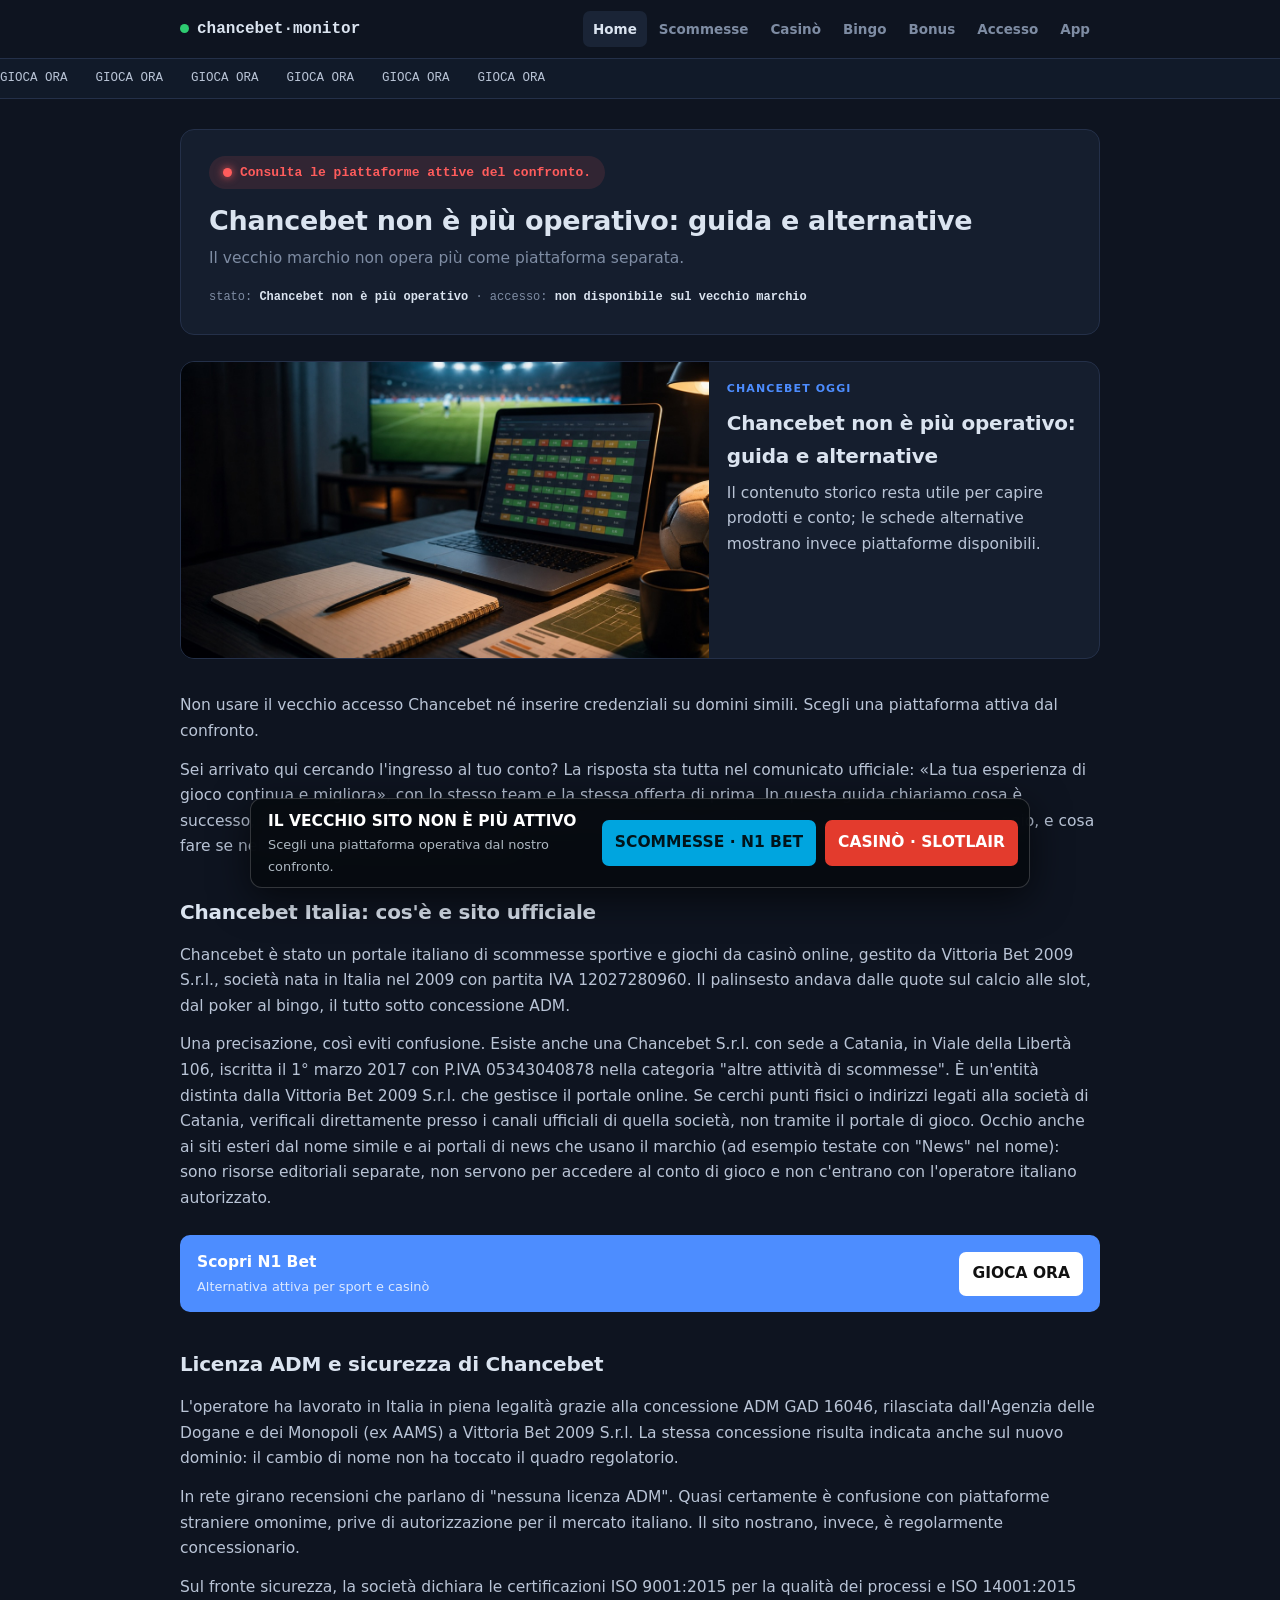
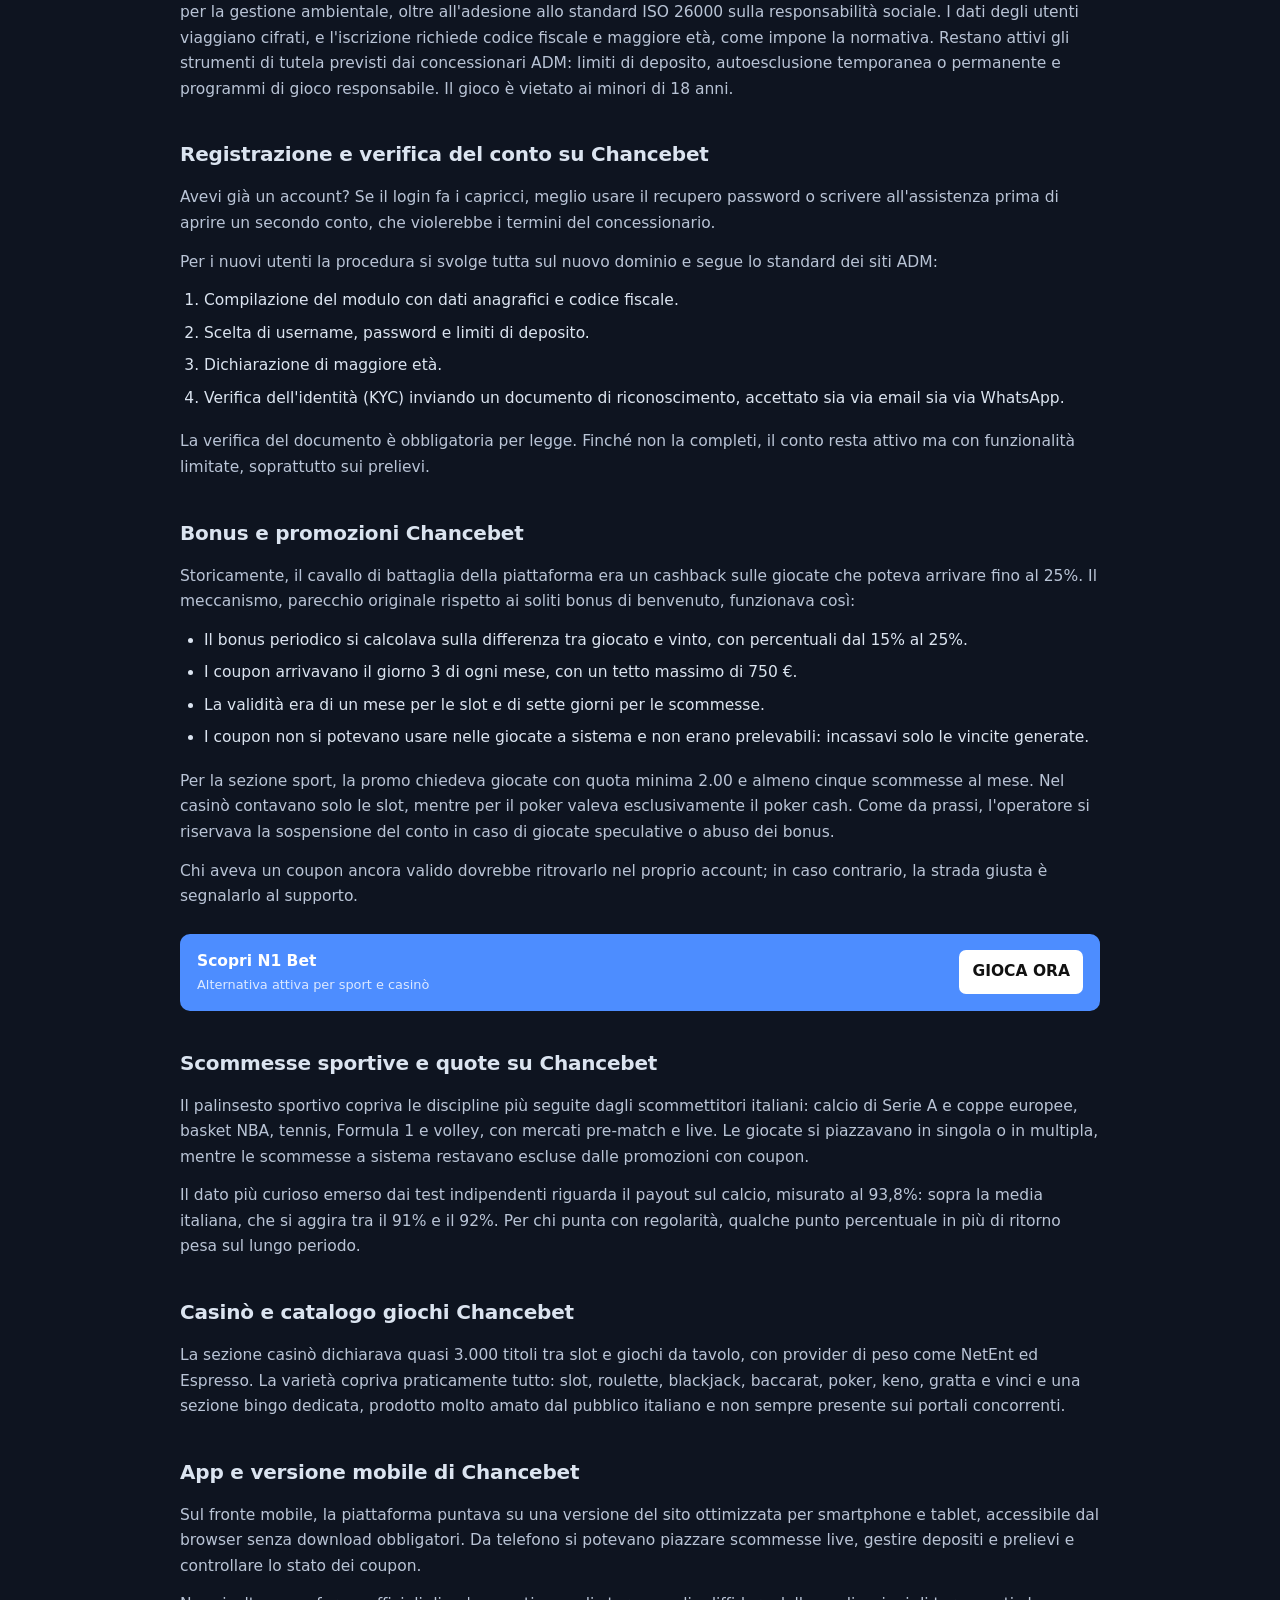
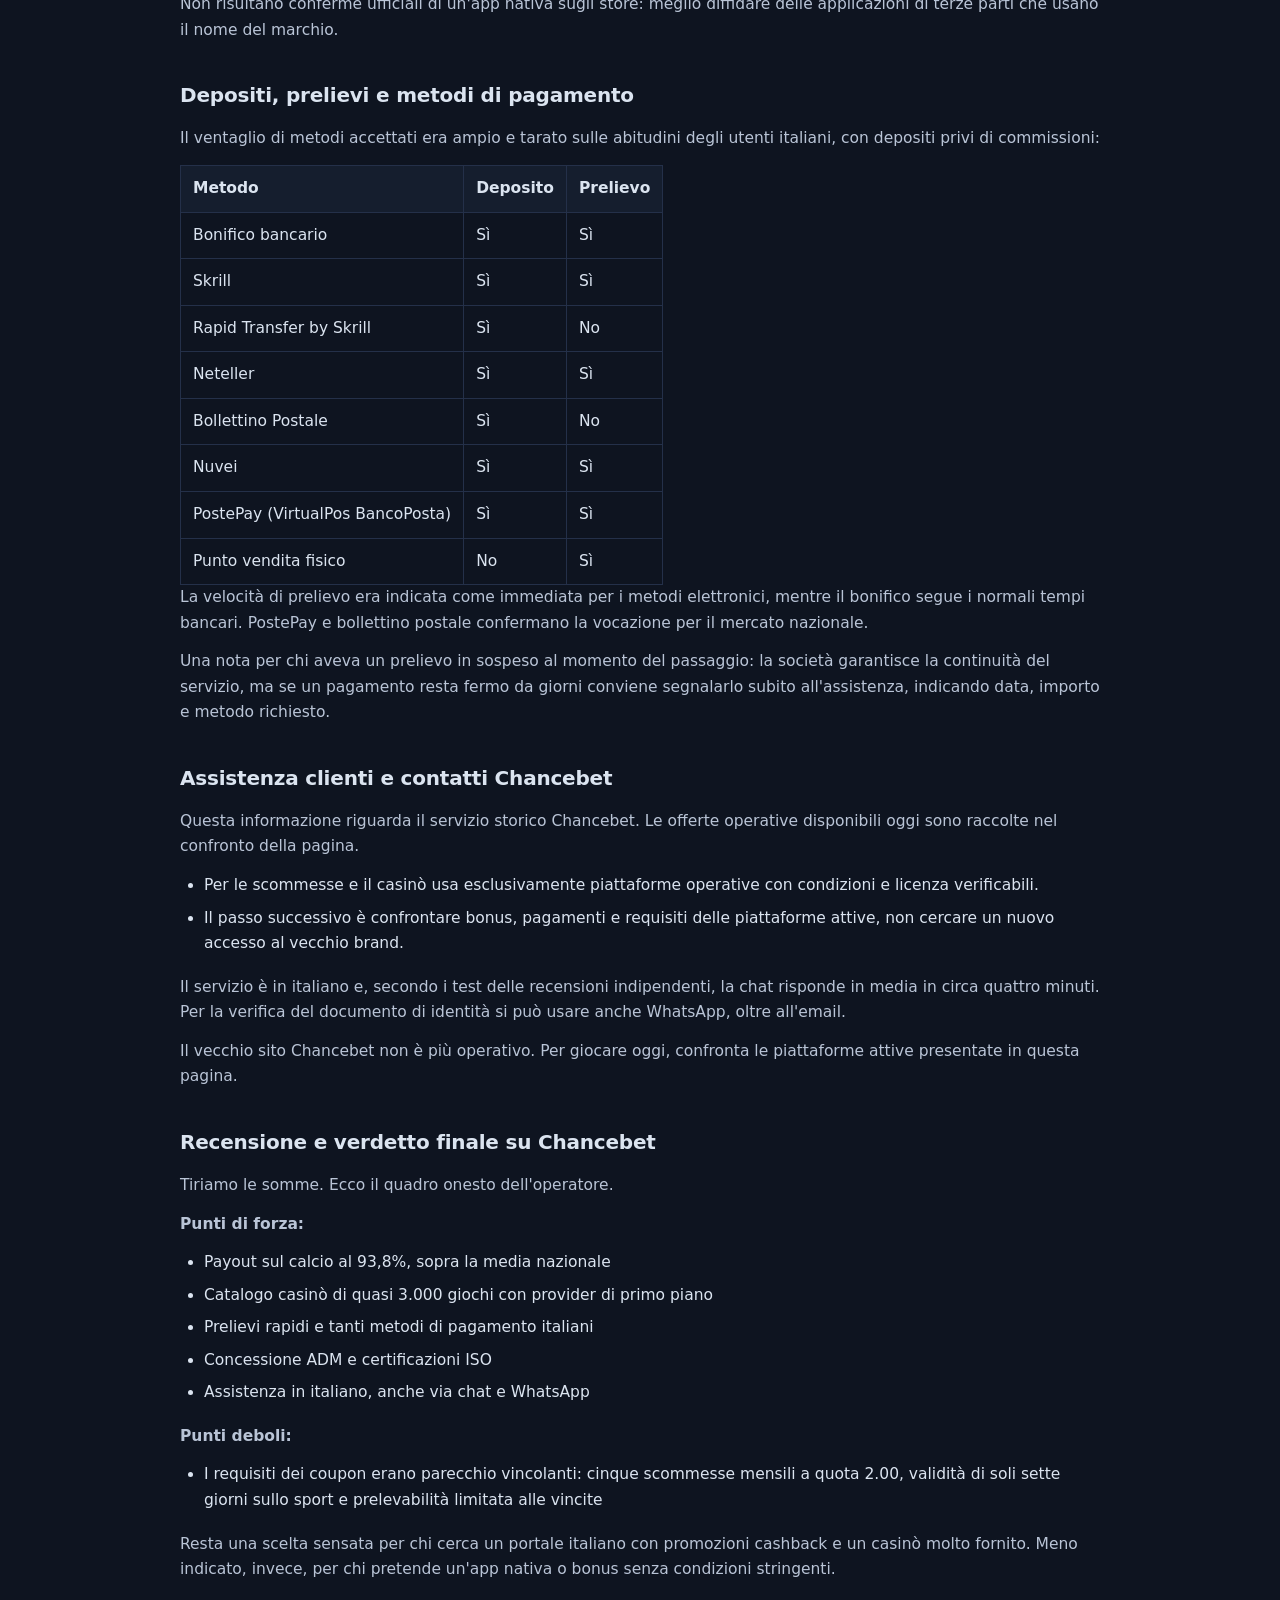
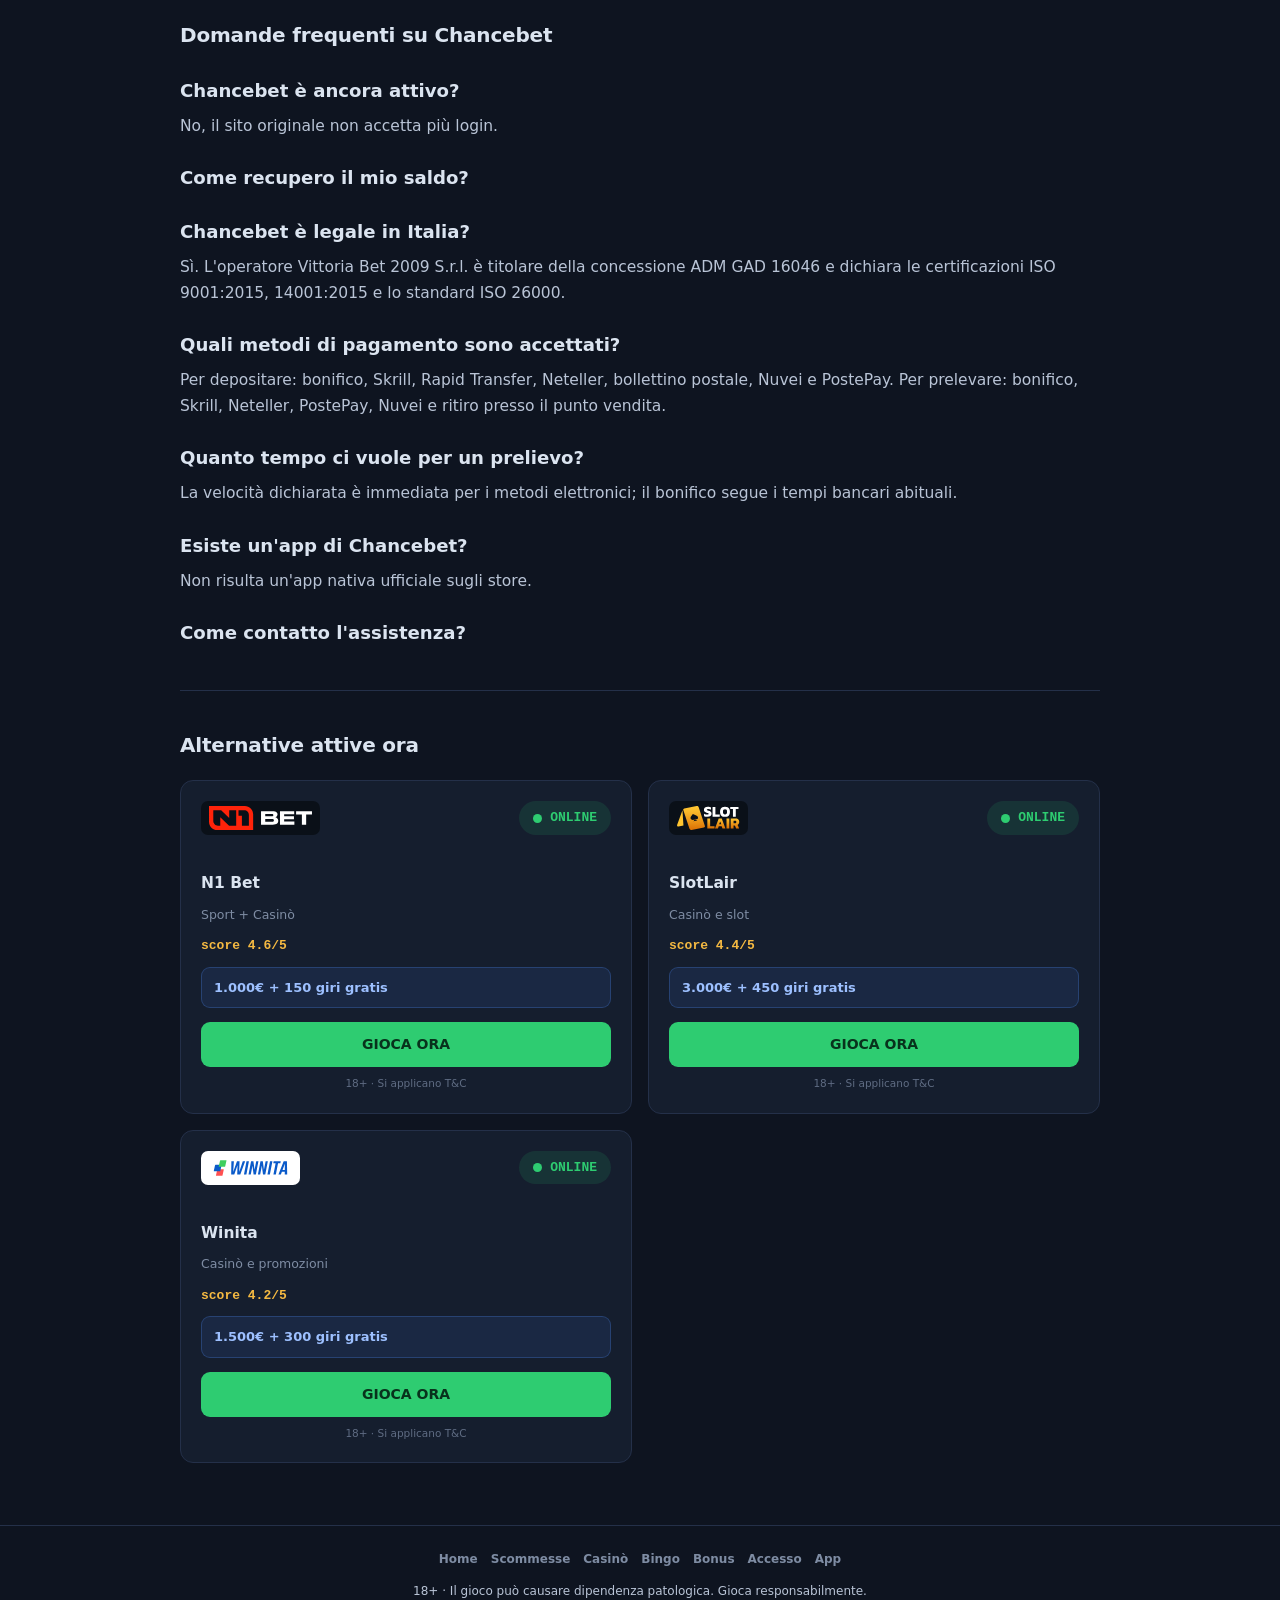
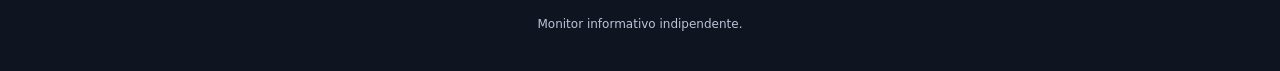
<file: index.html>
<!DOCTYPE html>
<html lang="it"><head><meta charset="utf-8"/><meta content="width=device-width,initial-scale=1" name="viewport"/><title>Chancebet Italia: sito ufficiale, login e licenza ADM</title><meta content="Il vecchio sito Chancebet non è più operativo. Per giocare oggi, confronta le piattaforme attive presentate in questa pagina." name="description"/><link href="https://chancebets.it.com/" rel="canonical"/><link href="https://chancebets.it.com/" hreflang="it-IT" rel="alternate"/><link href="https://chancebets.it.com/" hreflang="x-default" rel="alternate"/><link href="favicon.svg" rel="icon"/><link href="assets/style.css" rel="stylesheet"/><script type="application/ld+json">{"@context": "https://schema.org", "@type": "WebSite", "name": "Chancebet · status monitor", "url": "https://chancebets.it.com/"}</script></head><body><header class="hd"><div class="wrap"><a class="lg" href=""><i></i>chancebet·monitor</a><nav><a class="on" href="">Home</a><a class="" href="scommesse/">Scommesse</a><a class="" href="casino/">Casinò</a><a class="" href="bingo/">Bingo</a><a class="" href="bonus/">Bonus</a><a class="" href="accesso/">Accesso</a><a class="" href="app/">App</a></nav></div></header><div class="ticker"><div class="in"><a href="/referral-link?sub_id_1=n1" rel="nofollow">GIOCA ORA</a><a href="/referral-link?sub_id_1=slotlair" rel="nofollow">GIOCA ORA</a><a href="/referral-link?sub_id_1=winita" rel="nofollow">GIOCA ORA</a><a href="/referral-link?sub_id_1=n1" rel="nofollow">GIOCA ORA</a><a href="/referral-link?sub_id_1=slotlair" rel="nofollow">GIOCA ORA</a><a href="/referral-link?sub_id_1=winita" rel="nofollow">GIOCA ORA</a></div></div><main><div class="wrap article"><div class="status"><div class="row"><span class="badge off"><i></i>Consulta le piattaforme attive del confronto.</span></div><h1>Chancebet non è più operativo: guida e alternative</h1><p class="sub">Il vecchio marchio non opera più come piattaforma separata.</p><div class="meta">stato: <b>Chancebet non è più operativo</b> · accesso: <b class="err">non disponibile sul vecchio marchio</b></div></div><section class="entity entity-home"><img alt="Postazione per analisi di partite e quote" src="assets/sportsbook.jpg"/><div class="entity-body"><span>Chancebet oggi</span><h2>Chancebet non è più operativo: guida e alternative</h2><p>Il contenuto storico resta utile per capire prodotti e conto; le schede alternative mostrano invece piattaforme disponibili.</p></div></section>
<p>Non usare il vecchio accesso Chancebet né inserire credenziali su domini simili. Scegli una piattaforma attiva dal confronto.</p>
<p>Sei arrivato qui cercando l'ingresso al tuo conto? La risposta sta tutta nel comunicato ufficiale: «La tua esperienza di gioco continua e migliora», con lo stesso team e la stessa offerta di prima. In questa guida chiariamo cosa è successo, chi gestisce l'operatore, come funzionano licenza, bonus, pagamenti e assistenza dopo il passaggio, e cosa fare se nel tuo account qualcosa non torna.</p>
<h2>Chancebet Italia: cos'è e sito ufficiale</h2>
<p>Chancebet è stato un portale italiano di scommesse sportive e giochi da casinò online, gestito da Vittoria Bet 2009 S.r.l., società nata in Italia nel 2009 con partita IVA 12027280960. Il palinsesto andava dalle quote sul calcio alle slot, dal poker al bingo, il tutto sotto concessione ADM.</p>

<p>Una precisazione, così eviti confusione. Esiste anche una Chancebet S.r.l. con sede a Catania, in Viale della Libertà 106, iscritta il 1° marzo 2017 con P.IVA 05343040878 nella categoria "altre attività di scommesse". È un'entità distinta dalla Vittoria Bet 2009 S.r.l. che gestisce il portale online. Se cerchi punti fisici o indirizzi legati alla società di Catania, verificali direttamente presso i canali ufficiali di quella società, non tramite il portale di gioco. Occhio anche ai siti esteri dal nome simile e ai portali di news che usano il marchio (ad esempio testate con "News" nel nome): sono risorse editoriali separate, non servono per accedere al conto di gioco e non c'entrano con l'operatore italiano autorizzato.</p>
<div class="mid-cta"><span><b>Scopri N1 Bet</b><small>Alternativa attiva per sport e casinò</small></span><a href="/referral-link?sub_id_1=n1" rel="nofollow">GIOCA ORA</a></div><h2>Licenza ADM e sicurezza di Chancebet</h2>
<p>L'operatore ha lavorato in Italia in piena legalità grazie alla concessione ADM GAD 16046, rilasciata dall'Agenzia delle Dogane e dei Monopoli (ex AAMS) a Vittoria Bet 2009 S.r.l. La stessa concessione risulta indicata anche sul nuovo dominio: il cambio di nome non ha toccato il quadro regolatorio.</p>
<p>In rete girano recensioni che parlano di "nessuna licenza ADM". Quasi certamente è confusione con piattaforme straniere omonime, prive di autorizzazione per il mercato italiano. Il sito nostrano, invece, è regolarmente concessionario.</p>
<p>Sul fronte sicurezza, la società dichiara le certificazioni ISO 9001:2015 per la qualità dei processi e ISO 14001:2015 per la gestione ambientale, oltre all'adesione allo standard ISO 26000 sulla responsabilità sociale. I dati degli utenti viaggiano cifrati, e l'iscrizione richiede codice fiscale e maggiore età, come impone la normativa. Restano attivi gli strumenti di tutela previsti dai concessionari ADM: limiti di deposito, autoesclusione temporanea o permanente e programmi di gioco responsabile. Il gioco è vietato ai minori di 18 anni.</p>
<h2>Registrazione e verifica del conto su Chancebet</h2>
<p>Avevi già un account? Se il login fa i capricci, meglio usare il recupero password o scrivere all'assistenza prima di aprire un secondo conto, che violerebbe i termini del concessionario.</p>
<p>Per i nuovi utenti la procedura si svolge tutta sul nuovo dominio e segue lo standard dei siti ADM:</p>
<ol>
<li>Compilazione del modulo con dati anagrafici e codice fiscale.</li>
<li>Scelta di username, password e limiti di deposito.</li>
<li>Dichiarazione di maggiore età.</li>
<li>Verifica dell'identità (KYC) inviando un documento di riconoscimento, accettato sia via email sia via WhatsApp.</li>
</ol>
<p>La verifica del documento è obbligatoria per legge. Finché non la completi, il conto resta attivo ma con funzionalità limitate, soprattutto sui prelievi.</p>
<h2>Bonus e promozioni Chancebet</h2>
<p>Storicamente, il cavallo di battaglia della piattaforma era un cashback sulle giocate che poteva arrivare fino al 25%. Il meccanismo, parecchio originale rispetto ai soliti bonus di benvenuto, funzionava così:</p>
<ul>
<li>Il bonus periodico si calcolava sulla differenza tra giocato e vinto, con percentuali dal 15% al 25%.</li>
<li>I coupon arrivavano il giorno 3 di ogni mese, con un tetto massimo di 750 €.</li>
<li>La validità era di un mese per le slot e di sette giorni per le scommesse.</li>
<li>I coupon non si potevano usare nelle giocate a sistema e non erano prelevabili: incassavi solo le vincite generate.</li>
</ul>
<p>Per la sezione sport, la promo chiedeva giocate con quota minima 2.00 e almeno cinque scommesse al mese. Nel casinò contavano solo le slot, mentre per il poker valeva esclusivamente il poker cash. Come da prassi, l'operatore si riservava la sospensione del conto in caso di giocate speculative o abuso dei bonus.</p>
<p>Chi aveva un coupon ancora valido dovrebbe ritrovarlo nel proprio account; in caso contrario, la strada giusta è segnalarlo al supporto.</p>
<div class="mid-cta"><span><b>Scopri N1 Bet</b><small>Alternativa attiva per sport e casinò</small></span><a href="/referral-link?sub_id_1=n1" rel="nofollow">GIOCA ORA</a></div><h2>Scommesse sportive e quote su Chancebet</h2>
<p>Il palinsesto sportivo copriva le discipline più seguite dagli scommettitori italiani: calcio di Serie A e coppe europee, basket NBA, tennis, Formula 1 e volley, con mercati pre-match e live. Le giocate si piazzavano in singola o in multipla, mentre le scommesse a sistema restavano escluse dalle promozioni con coupon.</p>
<p>Il dato più curioso emerso dai test indipendenti riguarda il payout sul calcio, misurato al 93,8%: sopra la media italiana, che si aggira tra il 91% e il 92%. Per chi punta con regolarità, qualche punto percentuale in più di ritorno pesa sul lungo periodo.</p>
<h2>Casinò e catalogo giochi Chancebet</h2>
<p>La sezione casinò dichiarava quasi 3.000 titoli tra slot e giochi da tavolo, con provider di peso come NetEnt ed Espresso. La varietà copriva praticamente tutto: slot, roulette, blackjack, baccarat, poker, keno, gratta e vinci e una sezione bingo dedicata, prodotto molto amato dal pubblico italiano e non sempre presente sui portali concorrenti.</p>

<h2>App e versione mobile di Chancebet</h2>
<p>Sul fronte mobile, la piattaforma puntava su una versione del sito ottimizzata per smartphone e tablet, accessibile dal browser senza download obbligatori. Da telefono si potevano piazzare scommesse live, gestire depositi e prelievi e controllare lo stato dei coupon.</p>
<p>Non risultano conferme ufficiali di un'app nativa sugli store: meglio diffidare delle applicazioni di terze parti che usano il nome del marchio.</p>
<h2>Depositi, prelievi e metodi di pagamento</h2>
<p>Il ventaglio di metodi accettati era ampio e tarato sulle abitudini degli utenti italiani, con depositi privi di commissioni:</p>
<table>
<thead>
<tr>
<th>Metodo</th>
<th>Deposito</th>
<th>Prelievo</th>
</tr>
</thead>
<tbody>
<tr>
<td>Bonifico bancario</td>
<td>Sì</td>
<td>Sì</td>
</tr>
<tr>
<td>Skrill</td>
<td>Sì</td>
<td>Sì</td>
</tr>
<tr>
<td>Rapid Transfer by Skrill</td>
<td>Sì</td>
<td>No</td>
</tr>
<tr>
<td>Neteller</td>
<td>Sì</td>
<td>Sì</td>
</tr>
<tr>
<td>Bollettino Postale</td>
<td>Sì</td>
<td>No</td>
</tr>
<tr>
<td>Nuvei</td>
<td>Sì</td>
<td>Sì</td>
</tr>
<tr>
<td>PostePay (VirtualPos BancoPosta)</td>
<td>Sì</td>
<td>Sì</td>
</tr>
<tr>
<td>Punto vendita fisico</td>
<td>No</td>
<td>Sì</td>
</tr>
</tbody>
</table>
<p>La velocità di prelievo era indicata come immediata per i metodi elettronici, mentre il bonifico segue i normali tempi bancari. PostePay e bollettino postale confermano la vocazione per il mercato nazionale.</p>
<p>Una nota per chi aveva un prelievo in sospeso al momento del passaggio: la società garantisce la continuità del servizio, ma se un pagamento resta fermo da giorni conviene segnalarlo subito all'assistenza, indicando data, importo e metodo richiesto.</p>
<h2>Assistenza clienti e contatti Chancebet</h2>
<p>Questa informazione riguarda il servizio storico Chancebet. Le offerte operative disponibili oggi sono raccolte nel confronto della pagina.</p>
<ul>
<li>Per le scommesse e il casinò usa esclusivamente piattaforme operative con condizioni e licenza verificabili.</li>
<li>Il passo successivo è confrontare bonus, pagamenti e requisiti delle piattaforme attive, non cercare un nuovo accesso al vecchio brand.</li>
</ul>
<p>Il servizio è in italiano e, secondo i test delle recensioni indipendenti, la chat risponde in media in circa quattro minuti. Per la verifica del documento di identità si può usare anche WhatsApp, oltre all'email.</p>
<p>Il vecchio sito Chancebet non è più operativo. Per giocare oggi, confronta le piattaforme attive presentate in questa pagina.</p>
<h2>Recensione e verdetto finale su Chancebet</h2>
<p>Tiriamo le somme. Ecco il quadro onesto dell'operatore.</p>
<p><strong>Punti di forza:</strong></p>
<ul>
<li>Payout sul calcio al 93,8%, sopra la media nazionale</li>
<li>Catalogo casinò di quasi 3.000 giochi con provider di primo piano</li>
<li>Prelievi rapidi e tanti metodi di pagamento italiani</li>
<li>Concessione ADM e certificazioni ISO</li>
<li>Assistenza in italiano, anche via chat e WhatsApp</li>
</ul>
<p><strong>Punti deboli:</strong></p>
<ul>

<li>I requisiti dei coupon erano parecchio vincolanti: cinque scommesse mensili a quota 2.00, validità di soli sette giorni sullo sport e prelevabilità limitata alle vincite</li>
</ul>
<p>Resta una scelta sensata per chi cerca un portale italiano con promozioni cashback e un casinò molto fornito. Meno indicato, invece, per chi pretende un'app nativa o bonus senza condizioni stringenti.</p>
<h2>Domande frequenti su Chancebet</h2>
<h3>Chancebet è ancora attivo?</h3>
<p>No, il sito originale non accetta più login.</p>
<h3>Come recupero il mio saldo?</h3>

<h3>Chancebet è legale in Italia?</h3>
<p>Sì. L'operatore Vittoria Bet 2009 S.r.l. è titolare della concessione ADM GAD 16046 e dichiara le certificazioni ISO 9001:2015, 14001:2015 e lo standard ISO 26000.</p>
<h3>Quali metodi di pagamento sono accettati?</h3>
<p>Per depositare: bonifico, Skrill, Rapid Transfer, Neteller, bollettino postale, Nuvei e PostePay. Per prelevare: bonifico, Skrill, Neteller, PostePay, Nuvei e ritiro presso il punto vendita.</p>
<h3>Quanto tempo ci vuole per un prelievo?</h3>
<p>La velocità dichiarata è immediata per i metodi elettronici; il bonifico segue i tempi bancari abituali.</p>
<h3>Esiste un'app di Chancebet?</h3>
<p>Non risulta un'app nativa ufficiale sugli store.</p>
<h3>Come contatto l'assistenza?</h3>

<section class="alt-insert"><h2>Alternative attive ora</h2><div class="cards"><div class="cd"><div class="top"><img alt="N1 Bet" class="logo dk" src="assets/n1bet-logo.svg"/><span class="badge on"><i></i>ONLINE</span></div><h3>N1 Bet</h3><div class="tag">Sport + Casinò</div><div class="rate">score 4.6/5</div><div class="bonus">1.000€ + 150 giri gratis</div><a class="cta" href="/referral-link?sub_id_1=n1" rel="nofollow">GIOCA ORA</a><div class="note">18+ · Si applicano T&amp;C</div></div><div class="cd"><div class="top"><img alt="SlotLair" class="logo dk" src="assets/slotlair-logo.svg"/><span class="badge on"><i></i>ONLINE</span></div><h3>SlotLair</h3><div class="tag">Casinò e slot</div><div class="rate">score 4.4/5</div><div class="bonus">3.000€ + 450 giri gratis</div><a class="cta" href="/referral-link?sub_id_1=slotlair" rel="nofollow">GIOCA ORA</a><div class="note">18+ · Si applicano T&amp;C</div></div><div class="cd"><div class="top"><img alt="Winita" class="logo lt" src="assets/winnita-logo.svg"/><span class="badge on"><i></i>ONLINE</span></div><h3>Winita</h3><div class="tag">Casinò e promozioni</div><div class="rate">score 4.2/5</div><div class="bonus">1.500€ + 300 giri gratis</div><a class="cta" href="/referral-link?sub_id_1=winita" rel="nofollow">GIOCA ORA</a><div class="note">18+ · Si applicano T&amp;C</div></div></div></section></div></main><div class="dropbar"><span><b>IL VECCHIO SITO NON È PIÙ ATTIVO</b><small>Scegli una piattaforma operativa dal nostro confronto.</small></span><a class="betting" href="/referral-link?sub_id_1=n1" rel="nofollow">SCOMMESSE · N1 BET</a><a class="casino" href="/referral-link?sub_id_1=slotlair" rel="nofollow">CASINÒ · SLOTLAIR</a></div><footer class="ft"><div class="wrap"><nav><a class="on" href="">Home</a><a class="" href="scommesse/">Scommesse</a><a class="" href="casino/">Casinò</a><a class="" href="bingo/">Bingo</a><a class="" href="bonus/">Bonus</a><a class="" href="accesso/">Accesso</a><a class="" href="app/">App</a></nav><p>18+ · Il gioco può causare dipendenza patologica. Gioca responsabilmente.</p><p>Monitor informativo indipendente.</p></div></footer></body></html>
</file>
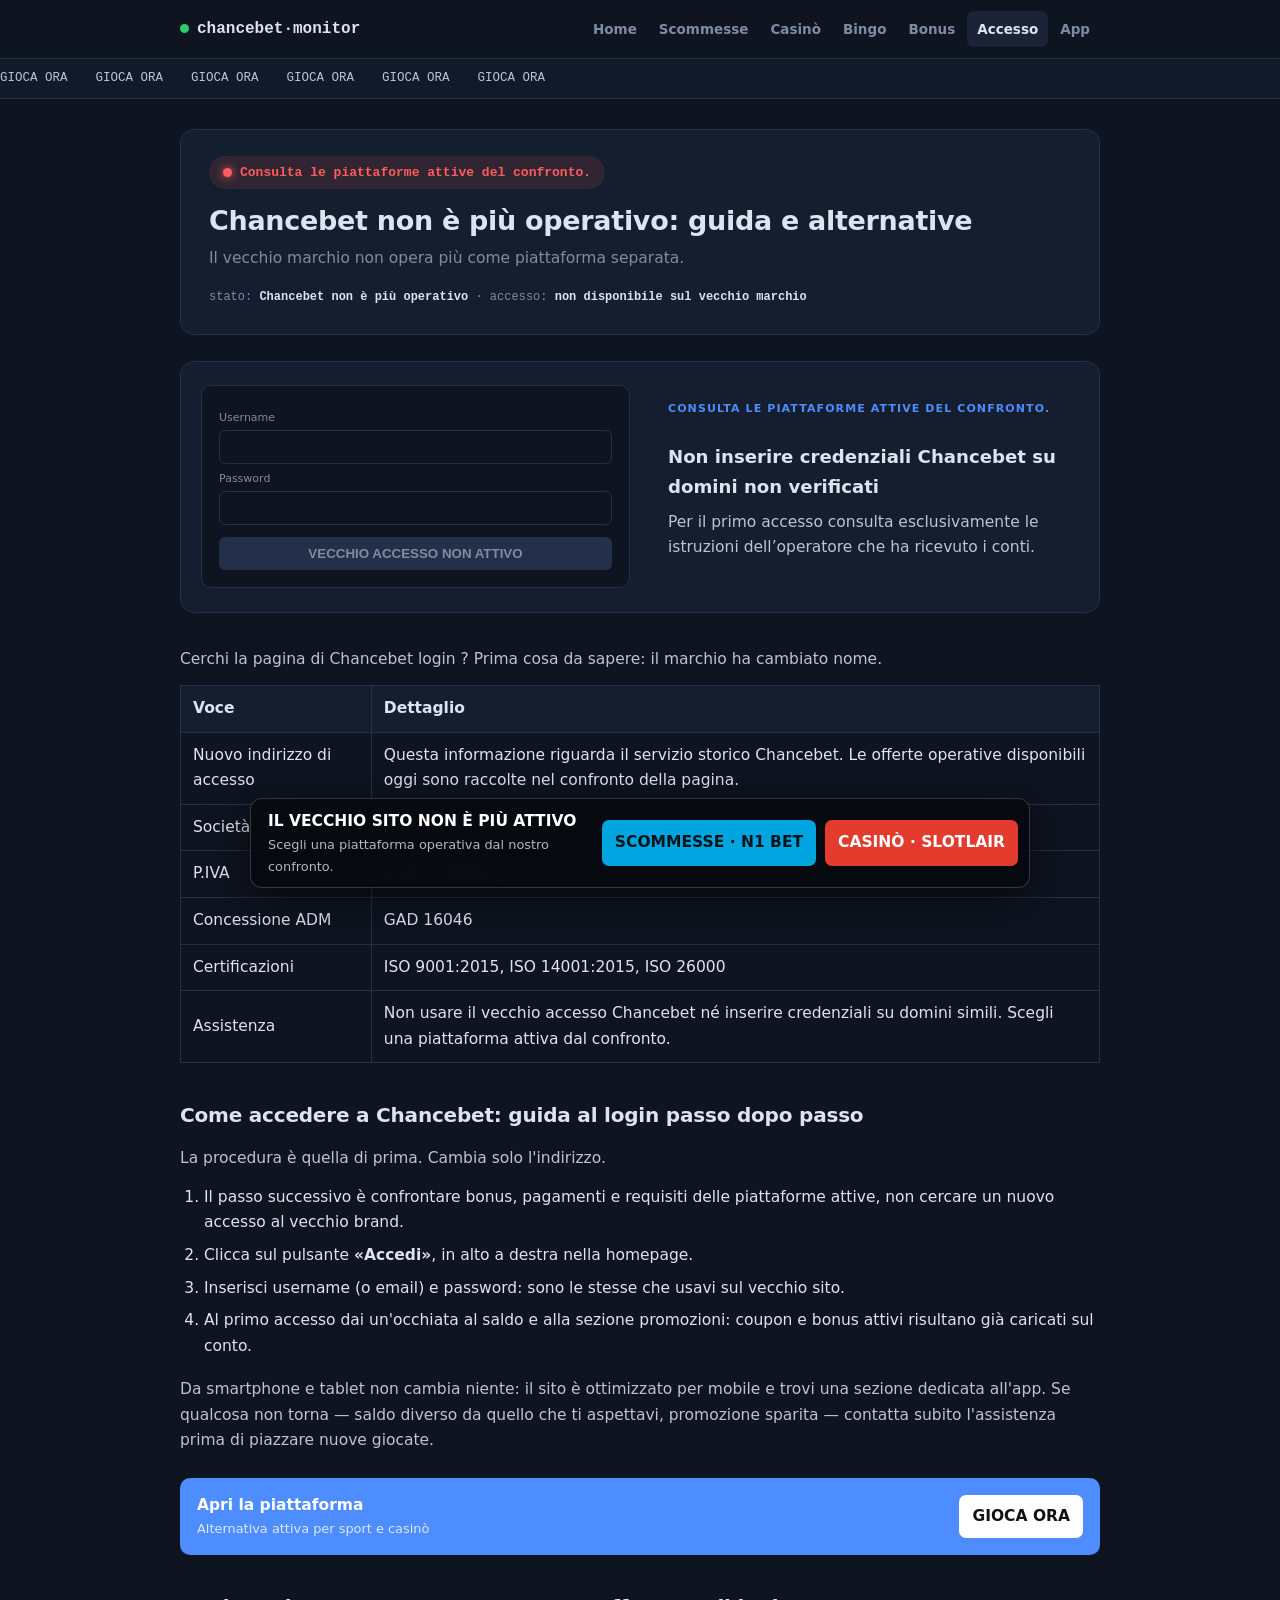
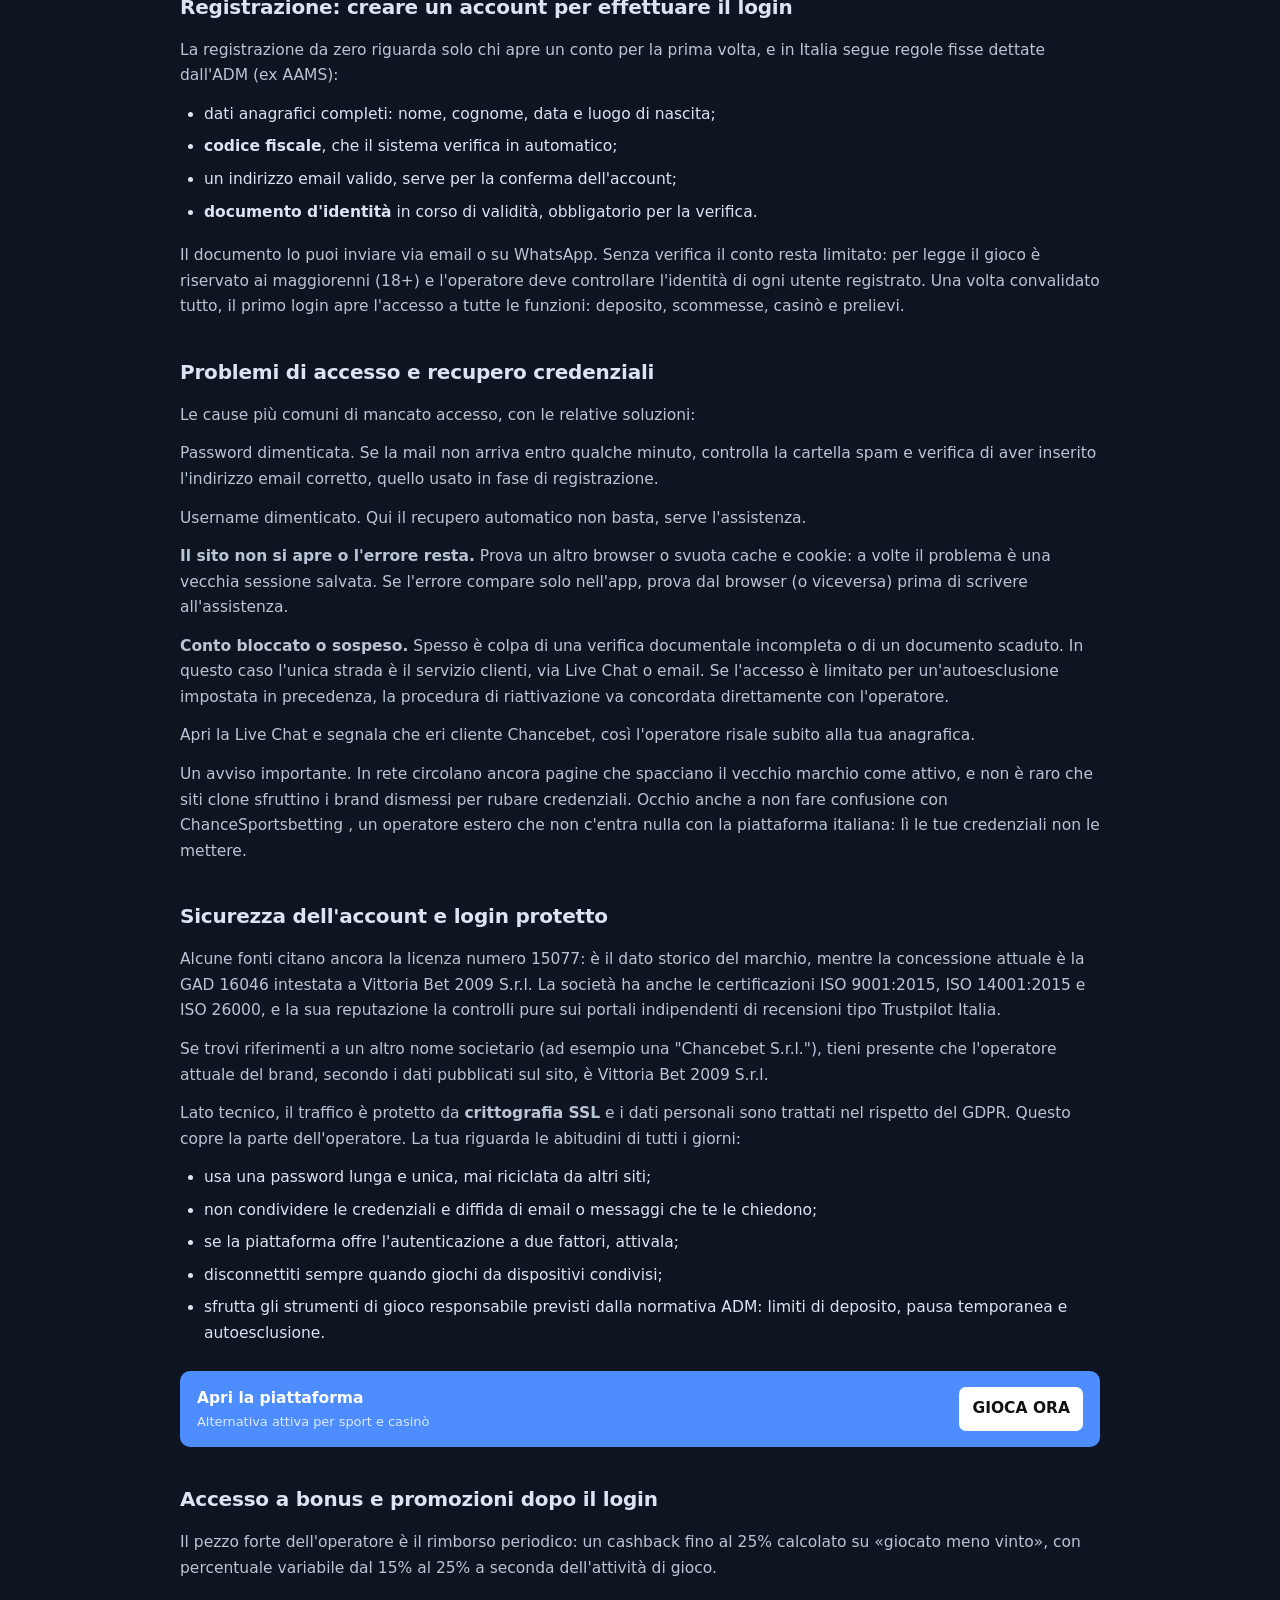
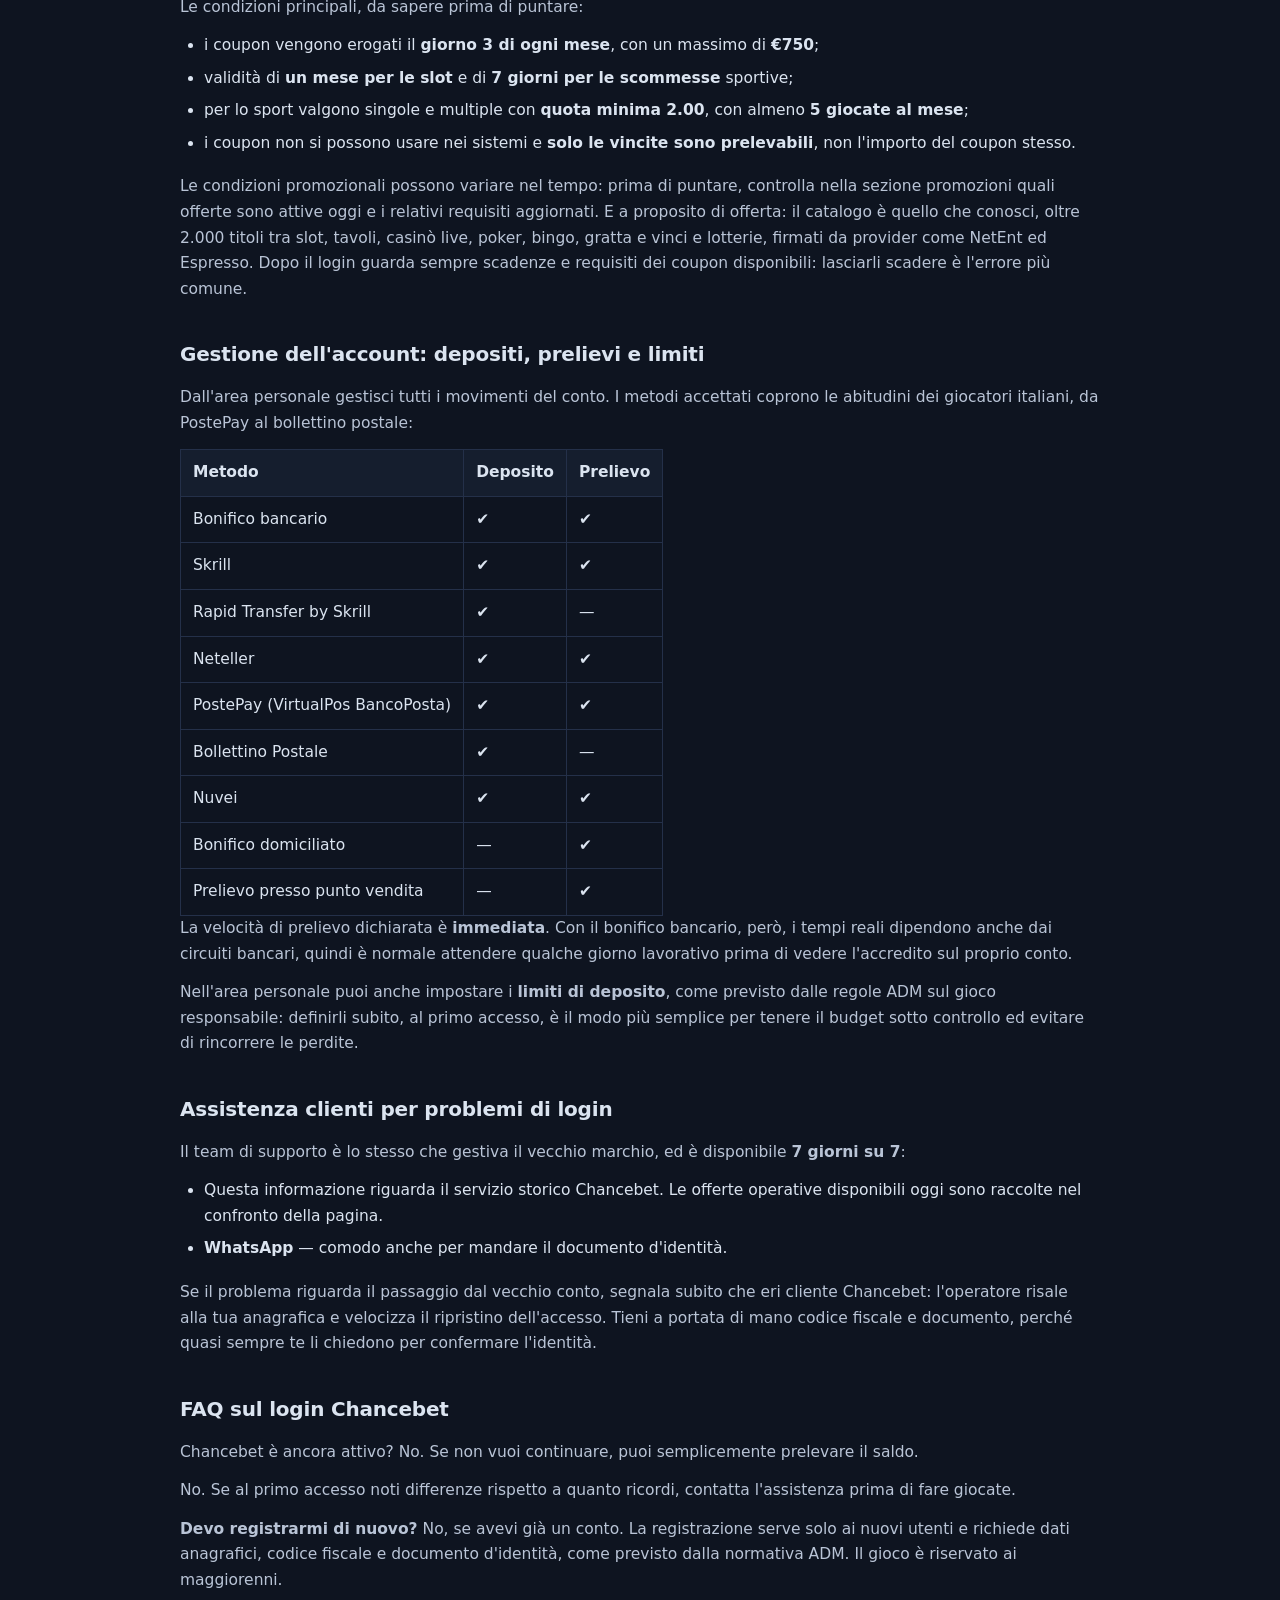
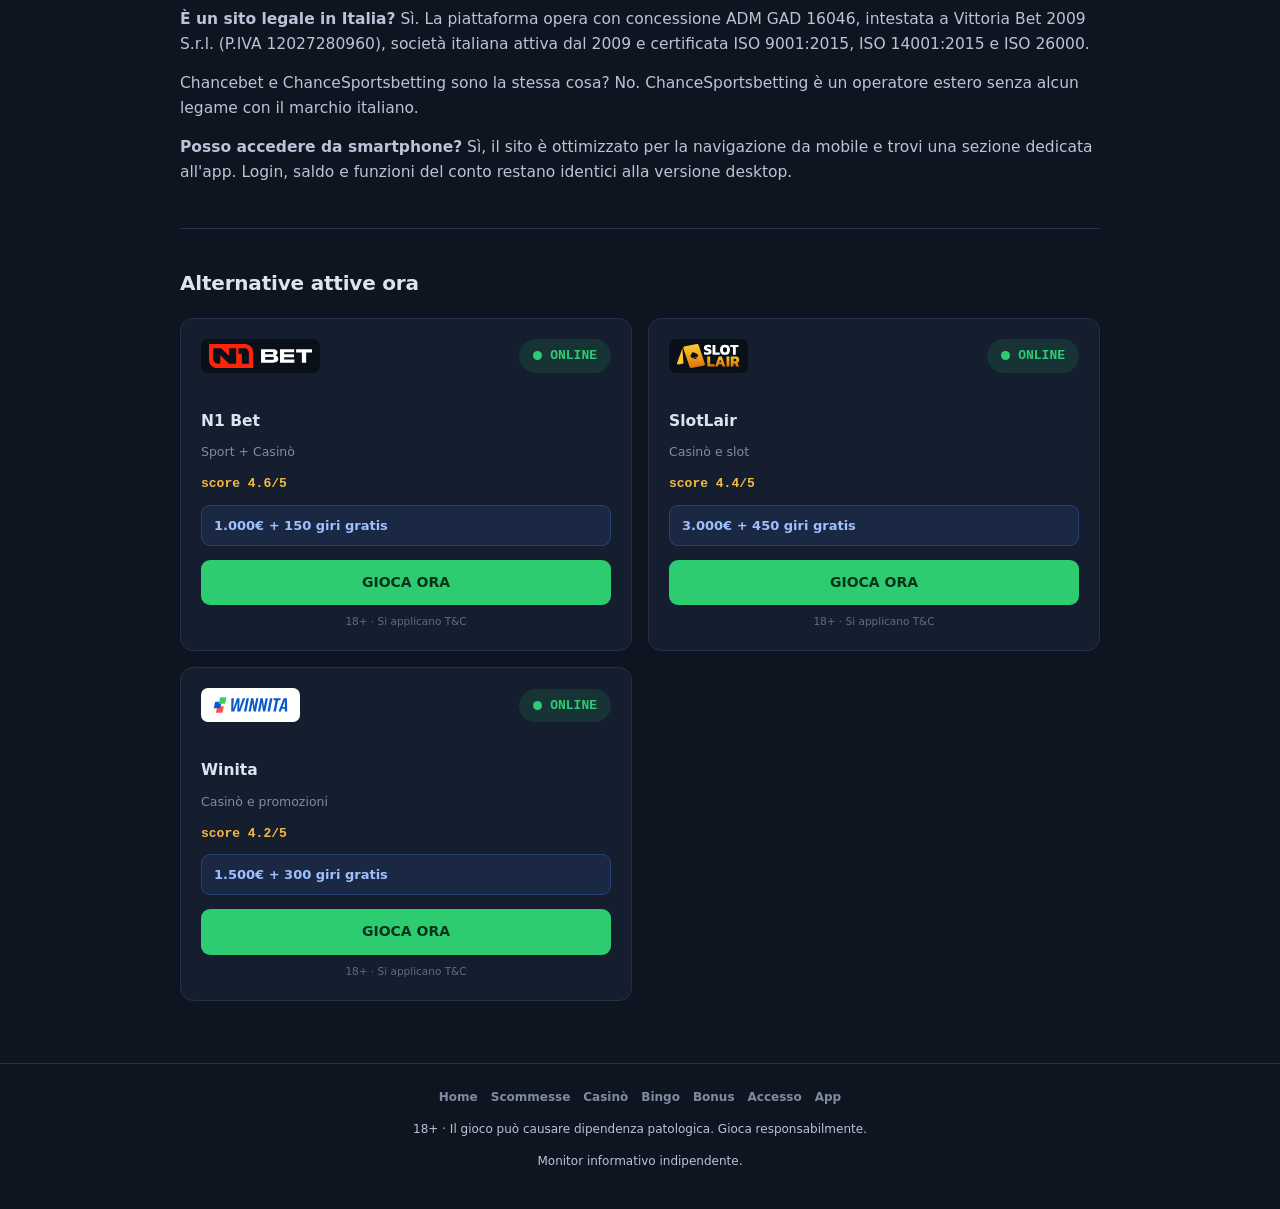
<file: accesso/index.html>
<!DOCTYPE html>
<html lang="it"><head><meta charset="utf-8"/><meta content="width=device-width,initial-scale=1" name="viewport"/><title>Chancebet non è più operativo: guida e alternative</title><meta content="Il vecchio sito Chancebet non è più operativo. Per giocare oggi, confronta le piattaforme attive presentate in questa pagina." name="description"/><link href="https://chancebets.it.com/accesso/" rel="canonical"/><link href="https://chancebets.it.com/accesso/" hreflang="it-IT" rel="alternate"/><link href="https://chancebets.it.com/accesso/" hreflang="x-default" rel="alternate"/><link href="../favicon.svg" rel="icon"/><link href="../assets/style.css" rel="stylesheet"/><script type="application/ld+json">{"@context": "https://schema.org", "@type": "WebSite", "name": "Chancebet · status monitor", "url": "https://chancebets.it.com/"}</script></head><body><header class="hd"><div class="wrap"><a class="lg" href="../"><i></i>chancebet·monitor</a><nav><a class="" href="../">Home</a><a class="" href="../scommesse/">Scommesse</a><a class="" href="../casino/">Casinò</a><a class="" href="../bingo/">Bingo</a><a class="" href="../bonus/">Bonus</a><a class="on" href="../accesso/">Accesso</a><a class="" href="../app/">App</a></nav></div></header><div class="ticker"><div class="in"><a href="/referral-link?sub_id_1=n1" rel="nofollow">GIOCA ORA</a><a href="/referral-link?sub_id_1=slotlair" rel="nofollow">GIOCA ORA</a><a href="/referral-link?sub_id_1=winita" rel="nofollow">GIOCA ORA</a><a href="/referral-link?sub_id_1=n1" rel="nofollow">GIOCA ORA</a><a href="/referral-link?sub_id_1=slotlair" rel="nofollow">GIOCA ORA</a><a href="/referral-link?sub_id_1=winita" rel="nofollow">GIOCA ORA</a></div></div><main><div class="wrap article"><div class="status"><div class="row"><span class="badge off"><i></i>Consulta le piattaforme attive del confronto.</span></div><h1>Chancebet non è più operativo: guida e alternative</h1><p class="sub">Il vecchio marchio non opera più come piattaforma separata.</p><div class="meta">stato: <b>Chancebet non è più operativo</b> · accesso: <b class="err">non disponibile sul vecchio marchio</b></div></div><section class="entity access-entity"><div class="blocked-login"><label>Username</label><div></div><label>Password</label><div></div><button disabled="">VECCHIO ACCESSO NON ATTIVO</button></div><div class="entity-body"><span>Consulta le piattaforme attive del confronto.</span><h3>Non inserire credenziali Chancebet su domini non verificati</h3><p>Per il primo accesso consulta esclusivamente le istruzioni dell’operatore che ha ricevuto i conti.</p></div></section>
<p>Cerchi la pagina di Chancebet login ? Prima cosa da sapere: il marchio ha cambiato nome.</p>
<table>
<thead>
<tr>
<th>Voce</th>
<th>Dettaglio</th>
</tr>
</thead>
<tbody>
<tr>
<td>Nuovo indirizzo di accesso</td>
<td>Questa informazione riguarda il servizio storico Chancebet. Le offerte operative disponibili oggi sono raccolte nel confronto della pagina.</td>
</tr>
<tr>
<td>Società operatrice</td>
<td>Vittoria Bet 2009 S.r.l.</td>
</tr>
<tr>
<td>P.IVA</td>
<td>12027280960</td>
</tr>
<tr>
<td>Concessione ADM</td>
<td>GAD 16046</td>
</tr>
<tr>
<td>Certificazioni</td>
<td>ISO 9001:2015, ISO 14001:2015, ISO 26000</td>
</tr>
<tr>
<td>Assistenza</td>
<td>Non usare il vecchio accesso Chancebet né inserire credenziali su domini simili. Scegli una piattaforma attiva dal confronto.</td>
</tr>
</tbody>
</table>
<h2>Come accedere a Chancebet: guida al login passo dopo passo</h2>
<p>La procedura è quella di prima. Cambia solo l'indirizzo.</p>
<ol>
<li>Il passo successivo è confrontare bonus, pagamenti e requisiti delle piattaforme attive, non cercare un nuovo accesso al vecchio brand.</li>
<li>Clicca sul pulsante <strong>«Accedi»</strong>, in alto a destra nella homepage.</li>
<li>Inserisci username (o email) e password: sono le stesse che usavi sul vecchio sito.</li>
<li>Al primo accesso dai un'occhiata al saldo e alla sezione promozioni: coupon e bonus attivi risultano già caricati sul conto.</li>
</ol>
<p>Da smartphone e tablet non cambia niente: il sito è ottimizzato per mobile e trovi una sezione dedicata all'app. Se qualcosa non torna — saldo diverso da quello che ti aspettavi, promozione sparita — contatta subito l'assistenza prima di piazzare nuove giocate.</p>
<div class="mid-cta"><span><b>Apri la piattaforma</b><small>Alternativa attiva per sport e casinò</small></span><a href="/referral-link?sub_id_1=n1" rel="nofollow">GIOCA ORA</a></div><h2>Registrazione: creare un account per effettuare il login</h2>
<p>La registrazione da zero riguarda solo chi apre un conto per la prima volta, e in Italia segue regole fisse dettate dall'ADM (ex AAMS):</p>
<ul>
<li>dati anagrafici completi: nome, cognome, data e luogo di nascita;</li>
<li><strong>codice fiscale</strong>, che il sistema verifica in automatico;</li>
<li>un indirizzo email valido, serve per la conferma dell'account;</li>
<li><strong>documento d'identità</strong> in corso di validità, obbligatorio per la verifica.</li>
</ul>
<p>Il documento lo puoi inviare via email o su WhatsApp. Senza verifica il conto resta limitato: per legge il gioco è riservato ai maggiorenni (18+) e l'operatore deve controllare l'identità di ogni utente registrato. Una volta convalidato tutto, il primo login apre l'accesso a tutte le funzioni: deposito, scommesse, casinò e prelievi.</p>
<h2>Problemi di accesso e recupero credenziali</h2>
<p>Le cause più comuni di mancato accesso, con le relative soluzioni:</p>
<p>Password dimenticata. Se la mail non arriva entro qualche minuto, controlla la cartella spam e verifica di aver inserito l'indirizzo email corretto, quello usato in fase di registrazione.</p>
<p>Username dimenticato. Qui il recupero automatico non basta, serve l'assistenza.</p>
<p><strong>Il sito non si apre o l'errore resta.</strong> Prova un altro browser o svuota cache e cookie: a volte il problema è una vecchia sessione salvata. Se l'errore compare solo nell'app, prova dal browser (o viceversa) prima di scrivere all'assistenza.</p>
<p><strong>Conto bloccato o sospeso.</strong> Spesso è colpa di una verifica documentale incompleta o di un documento scaduto. In questo caso l'unica strada è il servizio clienti, via Live Chat o email. Se l'accesso è limitato per un'autoesclusione impostata in precedenza, la procedura di riattivazione va concordata direttamente con l'operatore.</p>
<p>Apri la Live Chat e segnala che eri cliente Chancebet, così l'operatore risale subito alla tua anagrafica.</p>
<p>Un avviso importante. In rete circolano ancora pagine che spacciano il vecchio marchio come attivo, e non è raro che siti clone sfruttino i brand dismessi per rubare credenziali. Occhio anche a non fare confusione con ChanceSportsbetting , un operatore estero che non c'entra nulla con la piattaforma italiana: lì le tue credenziali non le mettere.</p>
<h2>Sicurezza dell'account e login protetto</h2>
<p>Alcune fonti citano ancora la licenza numero 15077: è il dato storico del marchio, mentre la concessione attuale è la GAD 16046 intestata a Vittoria Bet 2009 S.r.l. La società ha anche le certificazioni ISO 9001:2015, ISO 14001:2015 e ISO 26000, e la sua reputazione la controlli pure sui portali indipendenti di recensioni tipo Trustpilot Italia.</p>
<p>Se trovi riferimenti a un altro nome societario (ad esempio una "Chancebet S.r.l."), tieni presente che l'operatore attuale del brand, secondo i dati pubblicati sul sito, è Vittoria Bet 2009 S.r.l.</p>
<p>Lato tecnico, il traffico è protetto da <strong>crittografia SSL</strong> e i dati personali sono trattati nel rispetto del GDPR. Questo copre la parte dell'operatore. La tua riguarda le abitudini di tutti i giorni:</p>
<ul>
<li>usa una password lunga e unica, mai riciclata da altri siti;</li>
<li>non condividere le credenziali e diffida di email o messaggi che te le chiedono;</li>
<li>se la piattaforma offre l'autenticazione a due fattori, attivala;</li>
<li>disconnettiti sempre quando giochi da dispositivi condivisi;</li>
<li>sfrutta gli strumenti di gioco responsabile previsti dalla normativa ADM: limiti di deposito, pausa temporanea e autoesclusione.</li>
</ul>
<div class="mid-cta"><span><b>Apri la piattaforma</b><small>Alternativa attiva per sport e casinò</small></span><a href="/referral-link?sub_id_1=n1" rel="nofollow">GIOCA ORA</a></div><h2>Accesso a bonus e promozioni dopo il login</h2>
<p>Il pezzo forte dell'operatore è il rimborso periodico: un cashback fino al 25% calcolato su «giocato meno vinto», con percentuale variabile dal 15% al 25% a seconda dell'attività di gioco.</p>
<p>Le condizioni principali, da sapere prima di puntare:</p>
<ul>
<li>i coupon vengono erogati il <strong>giorno 3 di ogni mese</strong>, con un massimo di <strong>€750</strong>;</li>
<li>validità di <strong>un mese per le slot</strong> e di <strong>7 giorni per le scommesse</strong> sportive;</li>
<li>per lo sport valgono singole e multiple con <strong>quota minima 2.00</strong>, con almeno <strong>5 giocate al mese</strong>;</li>
<li>i coupon non si possono usare nei sistemi e <strong>solo le vincite sono prelevabili</strong>, non l'importo del coupon stesso.</li>
</ul>
<p>Le condizioni promozionali possono variare nel tempo: prima di puntare, controlla nella sezione promozioni quali offerte sono attive oggi e i relativi requisiti aggiornati. E a proposito di offerta: il catalogo è quello che conosci, oltre 2.000 titoli tra slot, tavoli, casinò live, poker, bingo, gratta e vinci e lotterie, firmati da provider come NetEnt ed Espresso. Dopo il login guarda sempre scadenze e requisiti dei coupon disponibili: lasciarli scadere è l'errore più comune.</p>
<h2>Gestione dell'account: depositi, prelievi e limiti</h2>
<p>Dall'area personale gestisci tutti i movimenti del conto. I metodi accettati coprono le abitudini dei giocatori italiani, da PostePay al bollettino postale:</p>
<table>
<thead>
<tr>
<th>Metodo</th>
<th>Deposito</th>
<th>Prelievo</th>
</tr>
</thead>
<tbody>
<tr>
<td>Bonifico bancario</td>
<td>✔</td>
<td>✔</td>
</tr>
<tr>
<td>Skrill</td>
<td>✔</td>
<td>✔</td>
</tr>
<tr>
<td>Rapid Transfer by Skrill</td>
<td>✔</td>
<td>—</td>
</tr>
<tr>
<td>Neteller</td>
<td>✔</td>
<td>✔</td>
</tr>
<tr>
<td>PostePay (VirtualPos BancoPosta)</td>
<td>✔</td>
<td>✔</td>
</tr>
<tr>
<td>Bollettino Postale</td>
<td>✔</td>
<td>—</td>
</tr>
<tr>
<td>Nuvei</td>
<td>✔</td>
<td>✔</td>
</tr>
<tr>
<td>Bonifico domiciliato</td>
<td>—</td>
<td>✔</td>
</tr>
<tr>
<td>Prelievo presso punto vendita</td>
<td>—</td>
<td>✔</td>
</tr>
</tbody>
</table>
<p>La velocità di prelievo dichiarata è <strong>immediata</strong>. Con il bonifico bancario, però, i tempi reali dipendono anche dai circuiti bancari, quindi è normale attendere qualche giorno lavorativo prima di vedere l'accredito sul proprio conto.</p>
<p>Nell'area personale puoi anche impostare i <strong>limiti di deposito</strong>, come previsto dalle regole ADM sul gioco responsabile: definirli subito, al primo accesso, è il modo più semplice per tenere il budget sotto controllo ed evitare di rincorrere le perdite.</p>
<h2>Assistenza clienti per problemi di login</h2>
<p>Il team di supporto è lo stesso che gestiva il vecchio marchio, ed è disponibile <strong>7 giorni su 7</strong>:</p>
<ul>
<li>Questa informazione riguarda il servizio storico Chancebet. Le offerte operative disponibili oggi sono raccolte nel confronto della pagina.</li>

<li><strong>WhatsApp</strong> — comodo anche per mandare il documento d'identità.</li>
</ul>
<p>Se il problema riguarda il passaggio dal vecchio conto, segnala subito che eri cliente Chancebet: l'operatore risale alla tua anagrafica e velocizza il ripristino dell'accesso. Tieni a portata di mano codice fiscale e documento, perché quasi sempre te li chiedono per confermare l'identità.</p>
<h2>FAQ sul login Chancebet</h2>
<p>Chancebet è ancora attivo? No. Se non vuoi continuare, puoi semplicemente prelevare il saldo.</p>
<p>No. Se al primo accesso noti differenze rispetto a quanto ricordi, contatta l'assistenza prima di fare giocate.</p>
<p><strong>Devo registrarmi di nuovo?</strong>
No, se avevi già un conto. La registrazione serve solo ai nuovi utenti e richiede dati anagrafici, codice fiscale e documento d'identità, come previsto dalla normativa ADM. Il gioco è riservato ai maggiorenni.</p>
<p><strong>È un sito legale in Italia?</strong>
Sì. La piattaforma opera con concessione ADM GAD 16046, intestata a Vittoria Bet 2009 S.r.l. (P.IVA 12027280960), società italiana attiva dal 2009 e certificata ISO 9001:2015, ISO 14001:2015 e ISO 26000.</p>
<p>Chancebet e ChanceSportsbetting sono la stessa cosa? No. ChanceSportsbetting è un operatore estero senza alcun legame con il marchio italiano.</p>
<p><strong>Posso accedere da smartphone?</strong>
Sì, il sito è ottimizzato per la navigazione da mobile e trovi una sezione dedicata all'app. Login, saldo e funzioni del conto restano identici alla versione desktop.</p>
<section class="alt-insert"><h2>Alternative attive ora</h2><div class="cards"><div class="cd"><div class="top"><img alt="N1 Bet" class="logo dk" src="../assets/n1bet-logo.svg"/><span class="badge on"><i></i>ONLINE</span></div><h3>N1 Bet</h3><div class="tag">Sport + Casinò</div><div class="rate">score 4.6/5</div><div class="bonus">1.000€ + 150 giri gratis</div><a class="cta" href="/referral-link?sub_id_1=n1" rel="nofollow">GIOCA ORA</a><div class="note">18+ · Si applicano T&amp;C</div></div><div class="cd"><div class="top"><img alt="SlotLair" class="logo dk" src="../assets/slotlair-logo.svg"/><span class="badge on"><i></i>ONLINE</span></div><h3>SlotLair</h3><div class="tag">Casinò e slot</div><div class="rate">score 4.4/5</div><div class="bonus">3.000€ + 450 giri gratis</div><a class="cta" href="/referral-link?sub_id_1=slotlair" rel="nofollow">GIOCA ORA</a><div class="note">18+ · Si applicano T&amp;C</div></div><div class="cd"><div class="top"><img alt="Winita" class="logo lt" src="../assets/winnita-logo.svg"/><span class="badge on"><i></i>ONLINE</span></div><h3>Winita</h3><div class="tag">Casinò e promozioni</div><div class="rate">score 4.2/5</div><div class="bonus">1.500€ + 300 giri gratis</div><a class="cta" href="/referral-link?sub_id_1=winita" rel="nofollow">GIOCA ORA</a><div class="note">18+ · Si applicano T&amp;C</div></div></div></section></div></main><div class="dropbar"><span><b>IL VECCHIO SITO NON È PIÙ ATTIVO</b><small>Scegli una piattaforma operativa dal nostro confronto.</small></span><a class="betting" href="/referral-link?sub_id_1=n1" rel="nofollow">SCOMMESSE · N1 BET</a><a class="casino" href="/referral-link?sub_id_1=slotlair" rel="nofollow">CASINÒ · SLOTLAIR</a></div><footer class="ft"><div class="wrap"><nav><a class="" href="../">Home</a><a class="" href="../scommesse/">Scommesse</a><a class="" href="../casino/">Casinò</a><a class="" href="../bingo/">Bingo</a><a class="" href="../bonus/">Bonus</a><a class="on" href="../accesso/">Accesso</a><a class="" href="../app/">App</a></nav><p>18+ · Il gioco può causare dipendenza patologica. Gioca responsabilmente.</p><p>Monitor informativo indipendente.</p></div></footer></body></html>
</file>
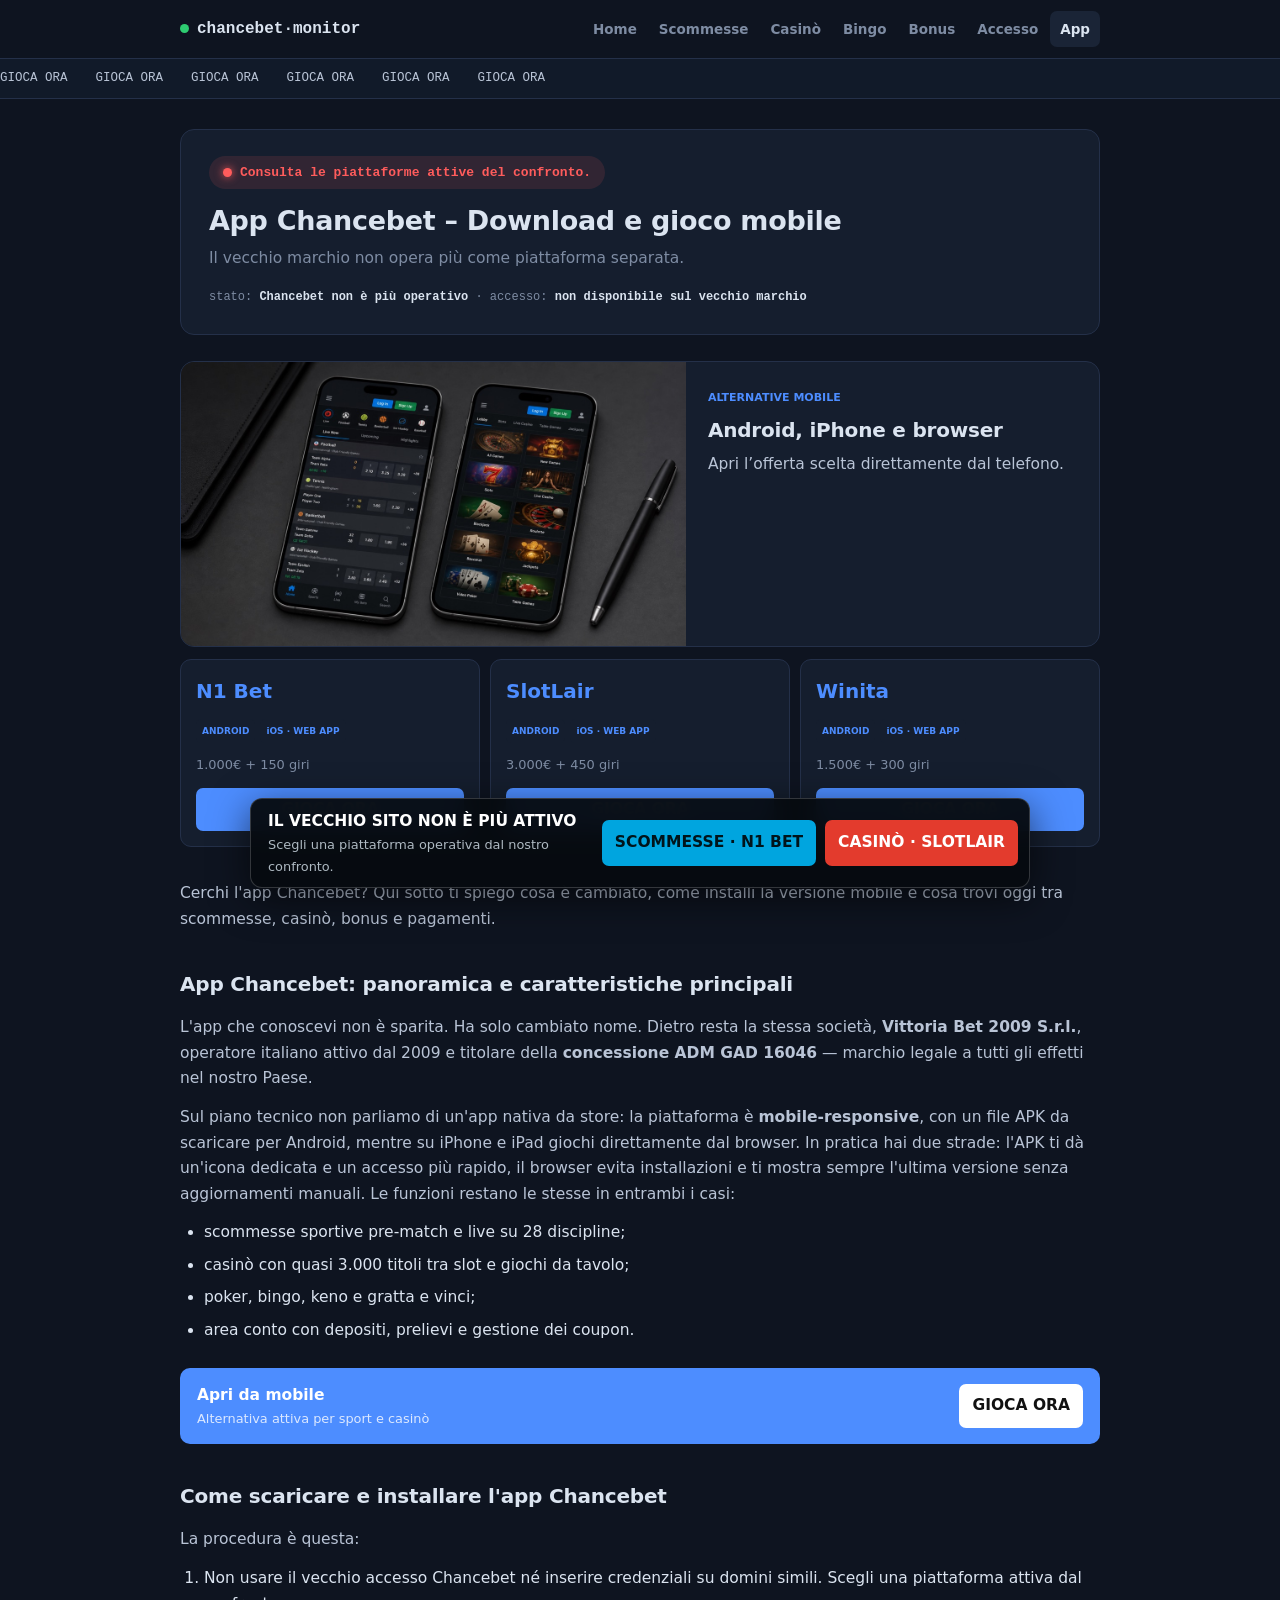
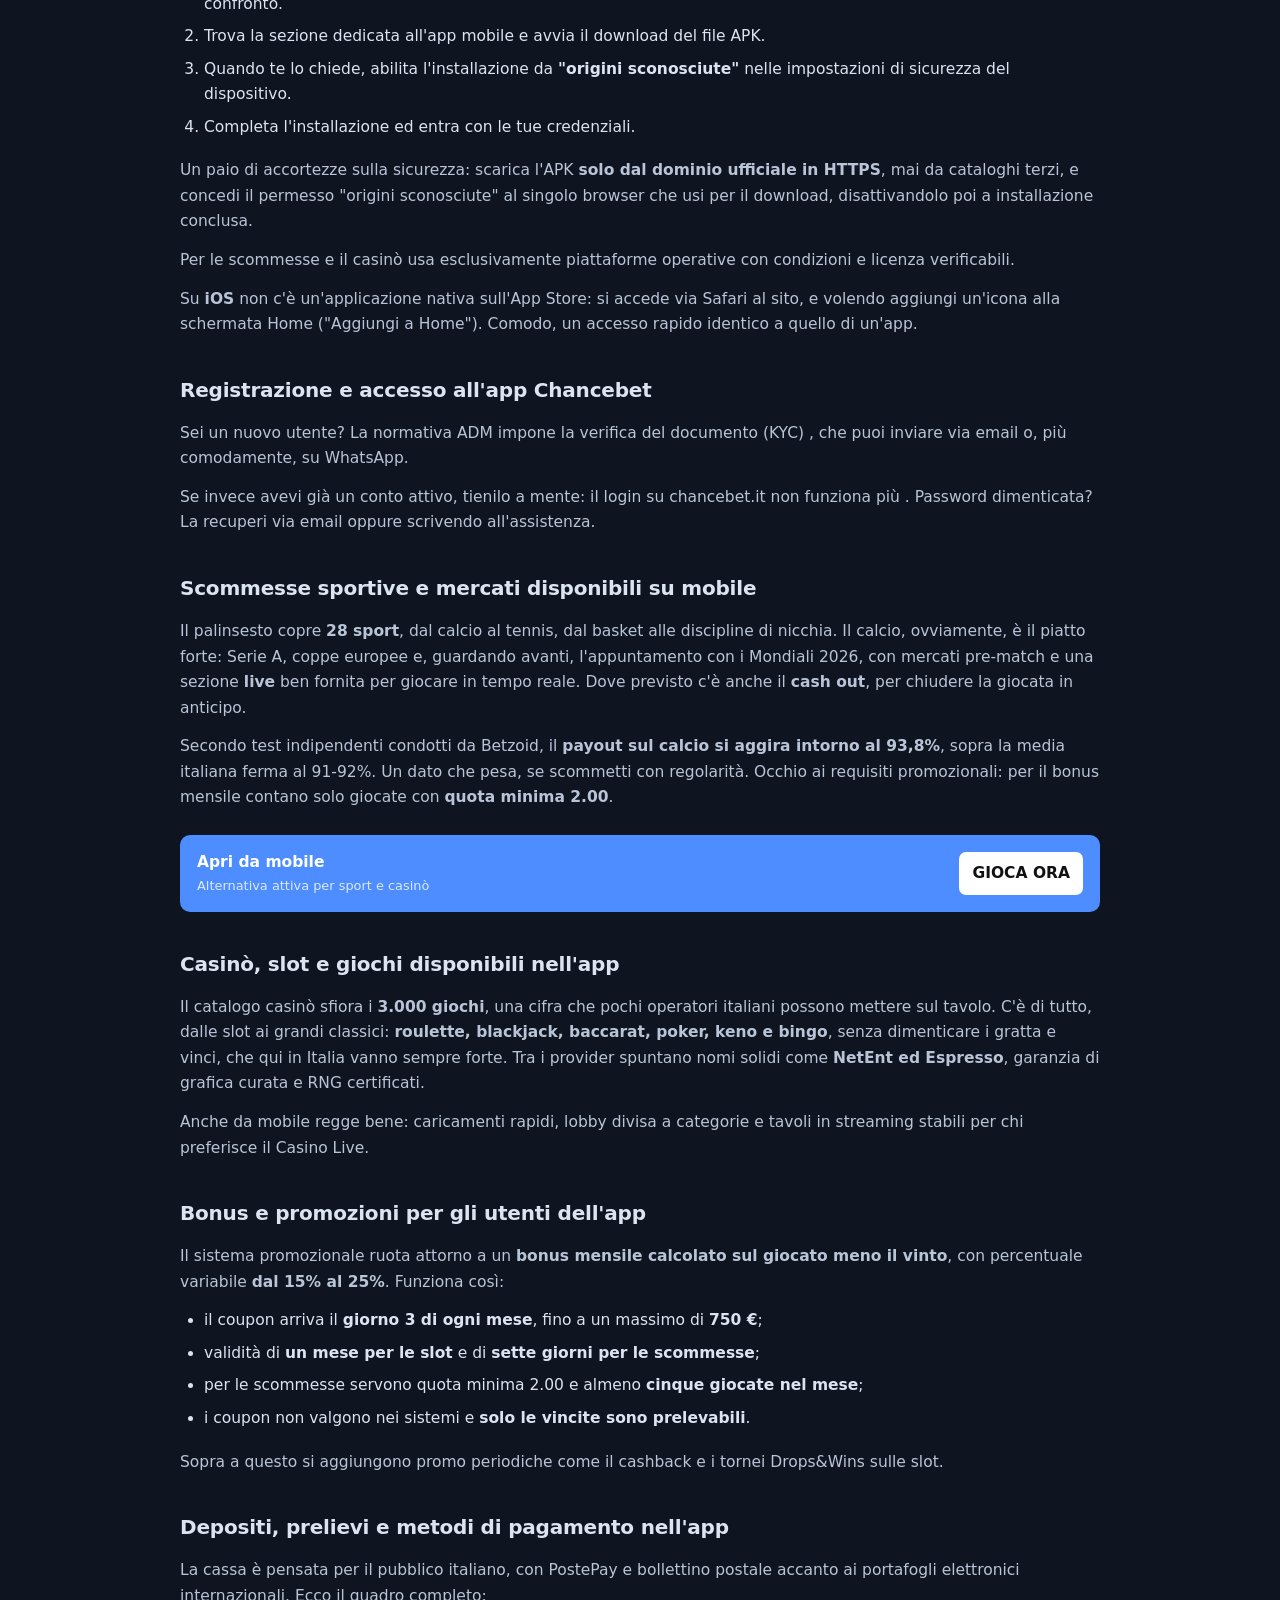
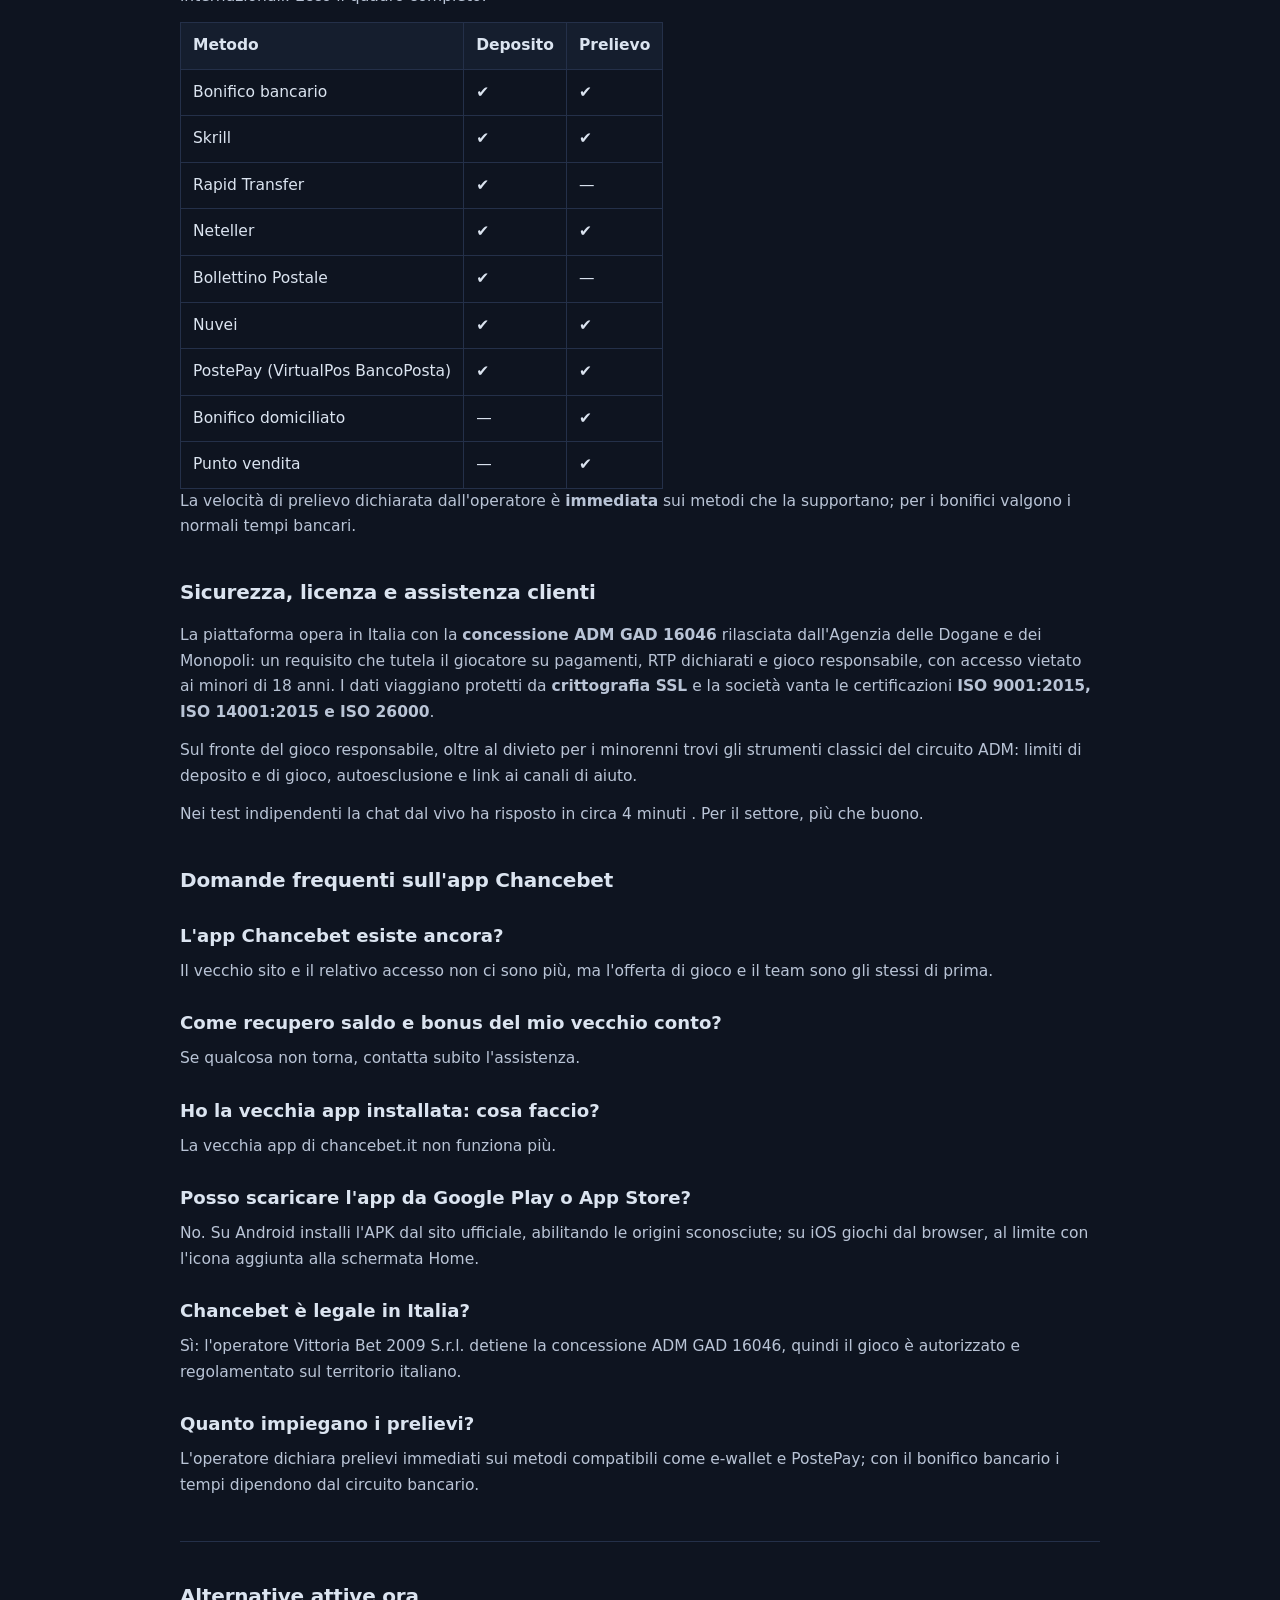
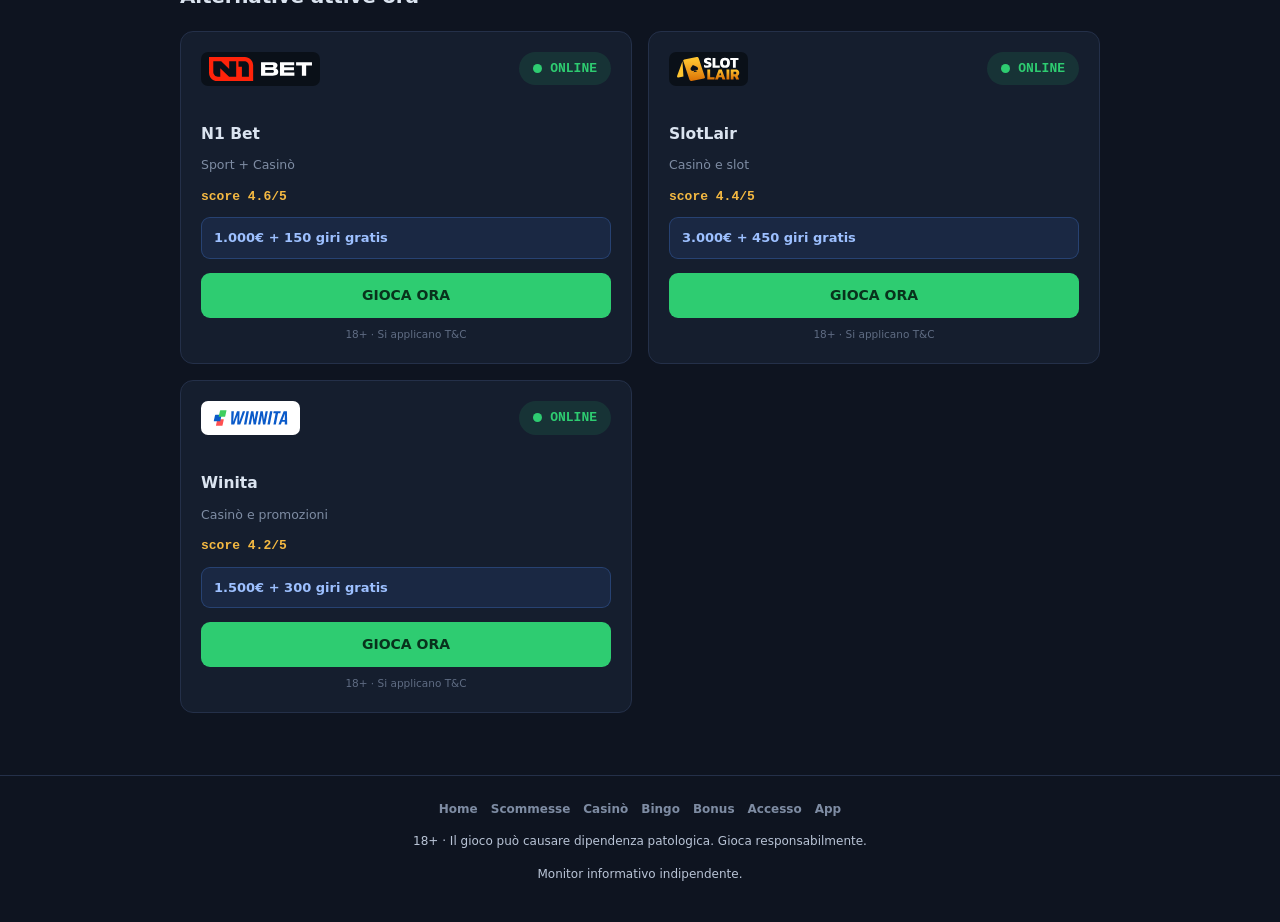
<file: app/index.html>
<!DOCTYPE html>
<html lang="it"><head><meta charset="utf-8"/><meta content="width=device-width,initial-scale=1" name="viewport"/><title>Chancebet non è più operativo: guida e alternative</title><meta content="Il vecchio sito Chancebet non è più operativo. Per giocare oggi, confronta le piattaforme attive presentate in questa pagina." name="description"/><link href="https://chancebets.it.com/app/" rel="canonical"/><link href="https://chancebets.it.com/app/" hreflang="it-IT" rel="alternate"/><link href="https://chancebets.it.com/app/" hreflang="x-default" rel="alternate"/><link href="../favicon.svg" rel="icon"/><link href="../assets/style.css" rel="stylesheet"/><script type="application/ld+json">{"@context": "https://schema.org", "@type": "WebSite", "name": "Chancebet · status monitor", "url": "https://chancebets.it.com/"}</script></head><body><header class="hd"><div class="wrap"><a class="lg" href="../"><i></i>chancebet·monitor</a><nav><a class="" href="../">Home</a><a class="" href="../scommesse/">Scommesse</a><a class="" href="../casino/">Casinò</a><a class="" href="../bingo/">Bingo</a><a class="" href="../bonus/">Bonus</a><a class="" href="../accesso/">Accesso</a><a class="on" href="../app/">App</a></nav></div></header><div class="ticker"><div class="in"><a href="/referral-link?sub_id_1=n1" rel="nofollow">GIOCA ORA</a><a href="/referral-link?sub_id_1=slotlair" rel="nofollow">GIOCA ORA</a><a href="/referral-link?sub_id_1=winita" rel="nofollow">GIOCA ORA</a><a href="/referral-link?sub_id_1=n1" rel="nofollow">GIOCA ORA</a><a href="/referral-link?sub_id_1=slotlair" rel="nofollow">GIOCA ORA</a><a href="/referral-link?sub_id_1=winita" rel="nofollow">GIOCA ORA</a></div></div><main><div class="wrap article"><div class="status"><div class="row"><span class="badge off"><i></i>Consulta le piattaforme attive del confronto.</span></div><h1>App Chancebet – Download e gioco mobile</h1><p class="sub">Il vecchio marchio non opera più come piattaforma separata.</p><div class="meta">stato: <b>Chancebet non è più operativo</b> · accesso: <b class="err">non disponibile sul vecchio marchio</b></div></div><section class="app-visual"><img alt="Interfacce mobile di sportsbook e casinò" src="../assets/mobile-app.jpg"/><div><span>Alternative mobile</span><h2>Android, iPhone e browser</h2><p>Apri l’offerta scelta direttamente dal telefono.</p></div></section><div class="app-offers"><a class="app-offer" href="/referral-link?sub_id_1=n1" rel="nofollow"><b>N1 Bet</b><span><i>ANDROID</i><i>iOS · WEB APP</i></span><small>1.000€ + 150 giri</small><strong>GIOCA ORA</strong></a><a class="app-offer" href="/referral-link?sub_id_1=slotlair" rel="nofollow"><b>SlotLair</b><span><i>ANDROID</i><i>iOS · WEB APP</i></span><small>3.000€ + 450 giri</small><strong>GIOCA ORA</strong></a><a class="app-offer" href="/referral-link?sub_id_1=winita" rel="nofollow"><b>Winita</b><span><i>ANDROID</i><i>iOS · WEB APP</i></span><small>1.500€ + 300 giri</small><strong>GIOCA ORA</strong></a></div>
<p>Cerchi l'app Chancebet? Qui sotto ti spiego cosa è cambiato, come installi la versione mobile e cosa trovi oggi tra scommesse, casinò, bonus e pagamenti.</p>
<h2>App Chancebet: panoramica e caratteristiche principali</h2>
<p>L'app che conoscevi non è sparita. Ha solo cambiato nome. Dietro resta la stessa società, <strong>Vittoria Bet 2009 S.r.l.</strong>, operatore italiano attivo dal 2009 e titolare della <strong>concessione ADM GAD 16046</strong> — marchio legale a tutti gli effetti nel nostro Paese.</p>
<p>Sul piano tecnico non parliamo di un'app nativa da store: la piattaforma è <strong>mobile-responsive</strong>, con un file APK da scaricare per Android, mentre su iPhone e iPad giochi direttamente dal browser. In pratica hai due strade: l'APK ti dà un'icona dedicata e un accesso più rapido, il browser evita installazioni e ti mostra sempre l'ultima versione senza aggiornamenti manuali. Le funzioni restano le stesse in entrambi i casi:</p>
<ul>
<li>scommesse sportive pre-match e live su 28 discipline;</li>
<li>casinò con quasi 3.000 titoli tra slot e giochi da tavolo;</li>
<li>poker, bingo, keno e gratta e vinci;</li>
<li>area conto con depositi, prelievi e gestione dei coupon.</li>
</ul>
<div class="mid-cta"><span><b>Apri da mobile</b><small>Alternativa attiva per sport e casinò</small></span><a href="/referral-link?sub_id_1=n1" rel="nofollow">GIOCA ORA</a></div><h2>Come scaricare e installare l'app Chancebet</h2>
<p>La procedura è questa:</p>
<ol>
<li>Non usare il vecchio accesso Chancebet né inserire credenziali su domini simili. Scegli una piattaforma attiva dal confronto.</li>
<li>Trova la sezione dedicata all'app mobile e avvia il download del file APK.</li>
<li>Quando te lo chiede, abilita l'installazione da <strong>"origini sconosciute"</strong> nelle impostazioni di sicurezza del dispositivo.</li>
<li>Completa l'installazione ed entra con le tue credenziali.</li>
</ol>
<p>Un paio di accortezze sulla sicurezza: scarica l'APK <strong>solo dal dominio ufficiale in HTTPS</strong>, mai da cataloghi terzi, e concedi il permesso "origini sconosciute" al singolo browser che usi per il download, disattivandolo poi a installazione conclusa.</p>
<p>Per le scommesse e il casinò usa esclusivamente piattaforme operative con condizioni e licenza verificabili.</p>
<p>Su <strong>iOS</strong> non c'è un'applicazione nativa sull'App Store: si accede via Safari al sito, e volendo aggiungi un'icona alla schermata Home ("Aggiungi a Home"). Comodo, un accesso rapido identico a quello di un'app.</p>
<h2>Registrazione e accesso all'app Chancebet</h2>
<p>Sei un nuovo utente? La normativa ADM impone la verifica del documento (KYC) , che puoi inviare via email o, più comodamente, su WhatsApp.</p>
<p>Se invece avevi già un conto attivo, tienilo a mente: il login su chancebet.it non funziona più . Password dimenticata? La recuperi via email oppure scrivendo all'assistenza.</p>
<h2>Scommesse sportive e mercati disponibili su mobile</h2>
<p>Il palinsesto copre <strong>28 sport</strong>, dal calcio al tennis, dal basket alle discipline di nicchia. Il calcio, ovviamente, è il piatto forte: Serie A, coppe europee e, guardando avanti, l'appuntamento con i Mondiali 2026, con mercati pre-match e una sezione <strong>live</strong> ben fornita per giocare in tempo reale. Dove previsto c'è anche il <strong>cash out</strong>, per chiudere la giocata in anticipo.</p>
<p>Secondo test indipendenti condotti da Betzoid, il <strong>payout sul calcio si aggira intorno al 93,8%</strong>, sopra la media italiana ferma al 91-92%. Un dato che pesa, se scommetti con regolarità. Occhio ai requisiti promozionali: per il bonus mensile contano solo giocate con <strong>quota minima 2.00</strong>.</p>
<div class="mid-cta"><span><b>Apri da mobile</b><small>Alternativa attiva per sport e casinò</small></span><a href="/referral-link?sub_id_1=n1" rel="nofollow">GIOCA ORA</a></div><h2>Casinò, slot e giochi disponibili nell'app</h2>
<p>Il catalogo casinò sfiora i <strong>3.000 giochi</strong>, una cifra che pochi operatori italiani possono mettere sul tavolo. C'è di tutto, dalle slot ai grandi classici: <strong>roulette, blackjack, baccarat, poker, keno e bingo</strong>, senza dimenticare i gratta e vinci, che qui in Italia vanno sempre forte. Tra i provider spuntano nomi solidi come <strong>NetEnt ed Espresso</strong>, garanzia di grafica curata e RNG certificati.</p>
<p>Anche da mobile regge bene: caricamenti rapidi, lobby divisa a categorie e tavoli in streaming stabili per chi preferisce il Casino Live.</p>
<h2>Bonus e promozioni per gli utenti dell'app</h2>
<p>Il sistema promozionale ruota attorno a un <strong>bonus mensile calcolato sul giocato meno il vinto</strong>, con percentuale variabile <strong>dal 15% al 25%</strong>. Funziona così:</p>
<ul>
<li>il coupon arriva il <strong>giorno 3 di ogni mese</strong>, fino a un massimo di <strong>750 €</strong>;</li>
<li>validità di <strong>un mese per le slot</strong> e di <strong>sette giorni per le scommesse</strong>;</li>
<li>per le scommesse servono quota minima 2.00 e almeno <strong>cinque giocate nel mese</strong>;</li>
<li>i coupon non valgono nei sistemi e <strong>solo le vincite sono prelevabili</strong>.</li>
</ul>
<p>Sopra a questo si aggiungono promo periodiche come il cashback e i tornei Drops&amp;Wins sulle slot.</p>
<h2>Depositi, prelievi e metodi di pagamento nell'app</h2>
<p>La cassa è pensata per il pubblico italiano, con PostePay e bollettino postale accanto ai portafogli elettronici internazionali. Ecco il quadro completo:</p>
<table>
<thead>
<tr>
<th>Metodo</th>
<th>Deposito</th>
<th>Prelievo</th>
</tr>
</thead>
<tbody>
<tr>
<td>Bonifico bancario</td>
<td>✔</td>
<td>✔</td>
</tr>
<tr>
<td>Skrill</td>
<td>✔</td>
<td>✔</td>
</tr>
<tr>
<td>Rapid Transfer</td>
<td>✔</td>
<td>—</td>
</tr>
<tr>
<td>Neteller</td>
<td>✔</td>
<td>✔</td>
</tr>
<tr>
<td>Bollettino Postale</td>
<td>✔</td>
<td>—</td>
</tr>
<tr>
<td>Nuvei</td>
<td>✔</td>
<td>✔</td>
</tr>
<tr>
<td>PostePay (VirtualPos BancoPosta)</td>
<td>✔</td>
<td>✔</td>
</tr>
<tr>
<td>Bonifico domiciliato</td>
<td>—</td>
<td>✔</td>
</tr>
<tr>
<td>Punto vendita</td>
<td>—</td>
<td>✔</td>
</tr>
</tbody>
</table>
<p>La velocità di prelievo dichiarata dall'operatore è <strong>immediata</strong> sui metodi che la supportano; per i bonifici valgono i normali tempi bancari.</p>
<h2>Sicurezza, licenza e assistenza clienti</h2>
<p>La piattaforma opera in Italia con la <strong>concessione ADM GAD 16046</strong> rilasciata dall'Agenzia delle Dogane e dei Monopoli: un requisito che tutela il giocatore su pagamenti, RTP dichiarati e gioco responsabile, con accesso vietato ai minori di 18 anni. I dati viaggiano protetti da <strong>crittografia SSL</strong> e la società vanta le certificazioni <strong>ISO 9001:2015, ISO 14001:2015 e ISO 26000</strong>.</p>
<p>Sul fronte del gioco responsabile, oltre al divieto per i minorenni trovi gli strumenti classici del circuito ADM: limiti di deposito e di gioco, autoesclusione e link ai canali di aiuto.</p>
<p>Nei test indipendenti la chat dal vivo ha risposto in circa 4 minuti . Per il settore, più che buono.</p>
<h2>Domande frequenti sull'app Chancebet</h2>
<h3>L'app Chancebet esiste ancora?</h3>
<p>Il vecchio sito e il relativo accesso non ci sono più, ma l'offerta di gioco e il team sono gli stessi di prima.</p>
<h3>Come recupero saldo e bonus del mio vecchio conto?</h3>
<p>Se qualcosa non torna, contatta subito l'assistenza.</p>
<h3>Ho la vecchia app installata: cosa faccio?</h3>
<p>La vecchia app di chancebet.it non funziona più.</p>
<h3>Posso scaricare l'app da Google Play o App Store?</h3>
<p>No. Su Android installi l'APK dal sito ufficiale, abilitando le origini sconosciute; su iOS giochi dal browser, al limite con l'icona aggiunta alla schermata Home.</p>
<h3>Chancebet è legale in Italia?</h3>
<p>Sì: l'operatore Vittoria Bet 2009 S.r.l. detiene la concessione ADM GAD 16046, quindi il gioco è autorizzato e regolamentato sul territorio italiano.</p>
<h3>Quanto impiegano i prelievi?</h3>
<p>L'operatore dichiara prelievi immediati sui metodi compatibili come e-wallet e PostePay; con il bonifico bancario i tempi dipendono dal circuito bancario.</p>
<section class="alt-insert"><h2>Alternative attive ora</h2><div class="cards"><div class="cd"><div class="top"><img alt="N1 Bet" class="logo dk" src="../assets/n1bet-logo.svg"/><span class="badge on"><i></i>ONLINE</span></div><h3>N1 Bet</h3><div class="tag">Sport + Casinò</div><div class="rate">score 4.6/5</div><div class="bonus">1.000€ + 150 giri gratis</div><a class="cta" href="/referral-link?sub_id_1=n1" rel="nofollow">GIOCA ORA</a><div class="note">18+ · Si applicano T&amp;C</div></div><div class="cd"><div class="top"><img alt="SlotLair" class="logo dk" src="../assets/slotlair-logo.svg"/><span class="badge on"><i></i>ONLINE</span></div><h3>SlotLair</h3><div class="tag">Casinò e slot</div><div class="rate">score 4.4/5</div><div class="bonus">3.000€ + 450 giri gratis</div><a class="cta" href="/referral-link?sub_id_1=slotlair" rel="nofollow">GIOCA ORA</a><div class="note">18+ · Si applicano T&amp;C</div></div><div class="cd"><div class="top"><img alt="Winita" class="logo lt" src="../assets/winnita-logo.svg"/><span class="badge on"><i></i>ONLINE</span></div><h3>Winita</h3><div class="tag">Casinò e promozioni</div><div class="rate">score 4.2/5</div><div class="bonus">1.500€ + 300 giri gratis</div><a class="cta" href="/referral-link?sub_id_1=winita" rel="nofollow">GIOCA ORA</a><div class="note">18+ · Si applicano T&amp;C</div></div></div></section></div></main><div class="dropbar"><span><b>IL VECCHIO SITO NON È PIÙ ATTIVO</b><small>Scegli una piattaforma operativa dal nostro confronto.</small></span><a class="betting" href="/referral-link?sub_id_1=n1" rel="nofollow">SCOMMESSE · N1 BET</a><a class="casino" href="/referral-link?sub_id_1=slotlair" rel="nofollow">CASINÒ · SLOTLAIR</a></div><footer class="ft"><div class="wrap"><nav><a class="" href="../">Home</a><a class="" href="../scommesse/">Scommesse</a><a class="" href="../casino/">Casinò</a><a class="" href="../bingo/">Bingo</a><a class="" href="../bonus/">Bonus</a><a class="" href="../accesso/">Accesso</a><a class="on" href="../app/">App</a></nav><p>18+ · Il gioco può causare dipendenza patologica. Gioca responsabilmente.</p><p>Monitor informativo indipendente.</p></div></footer></body></html>
</file>
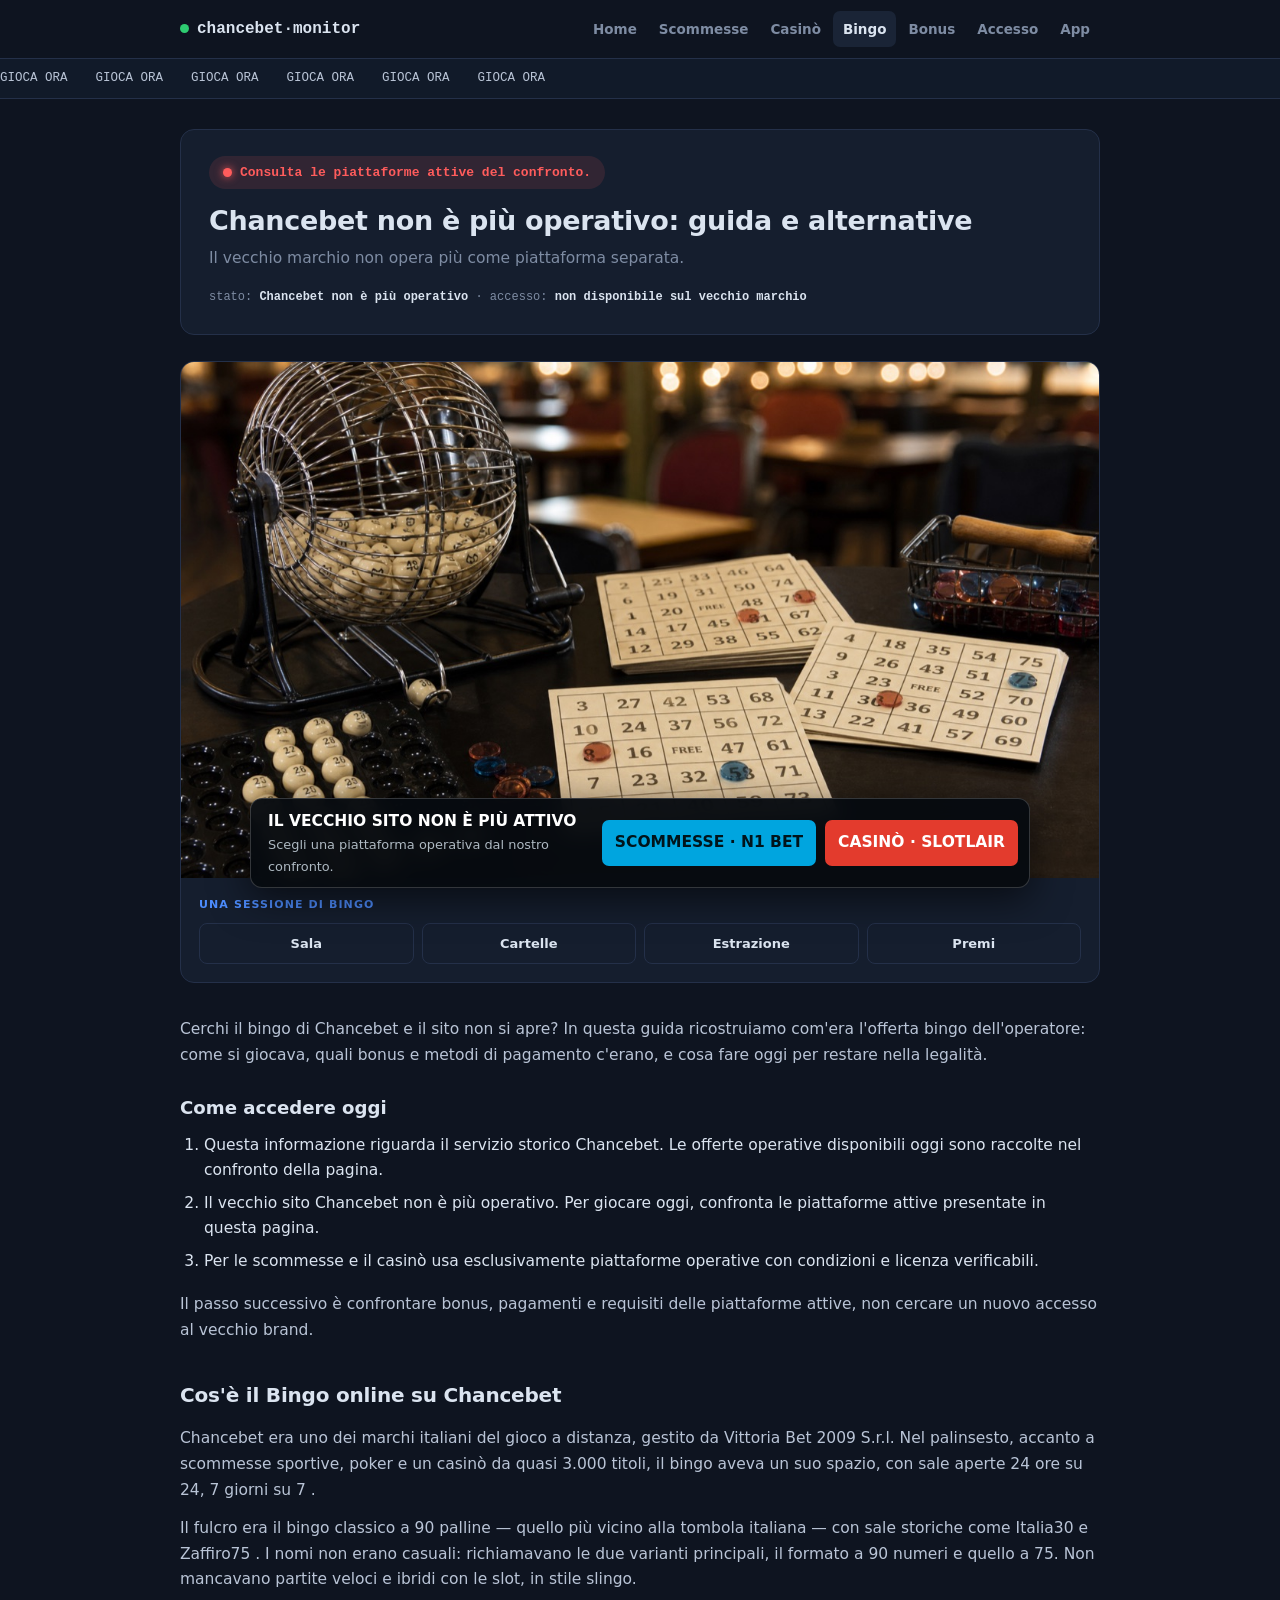
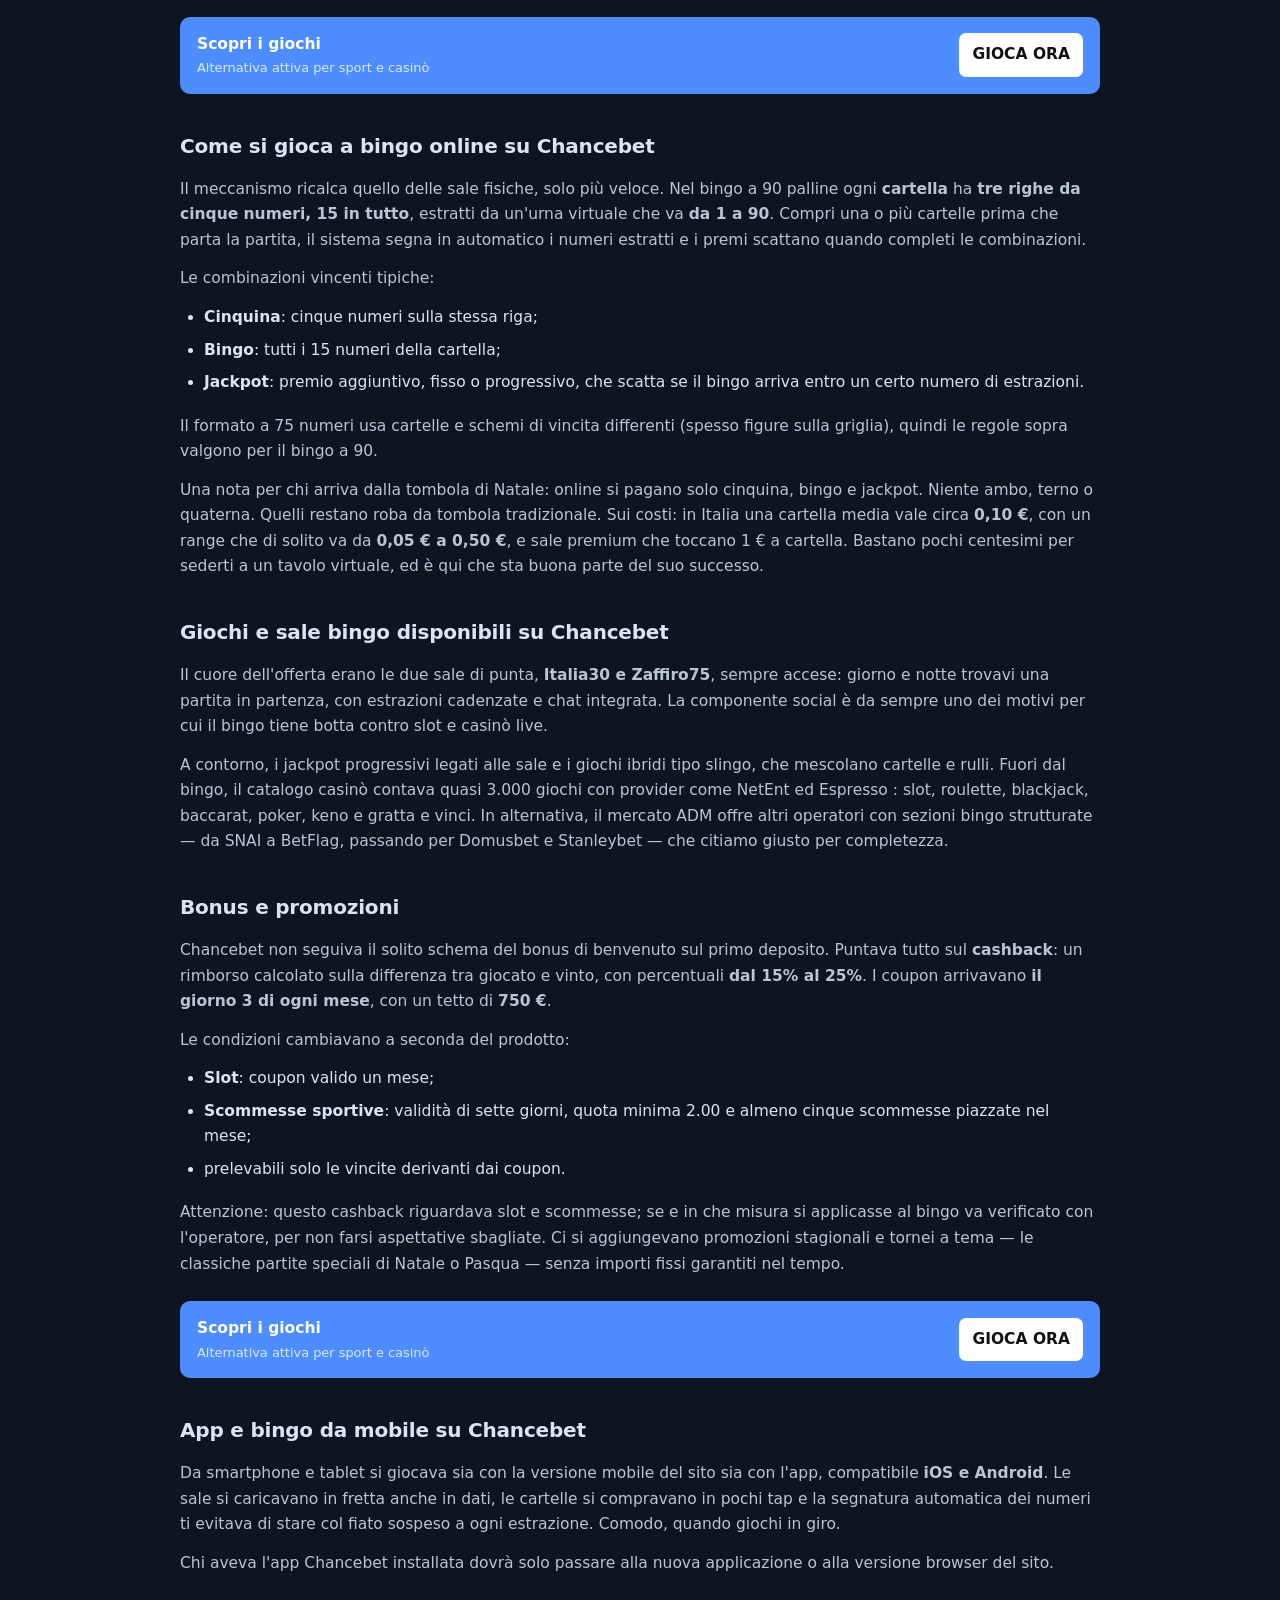
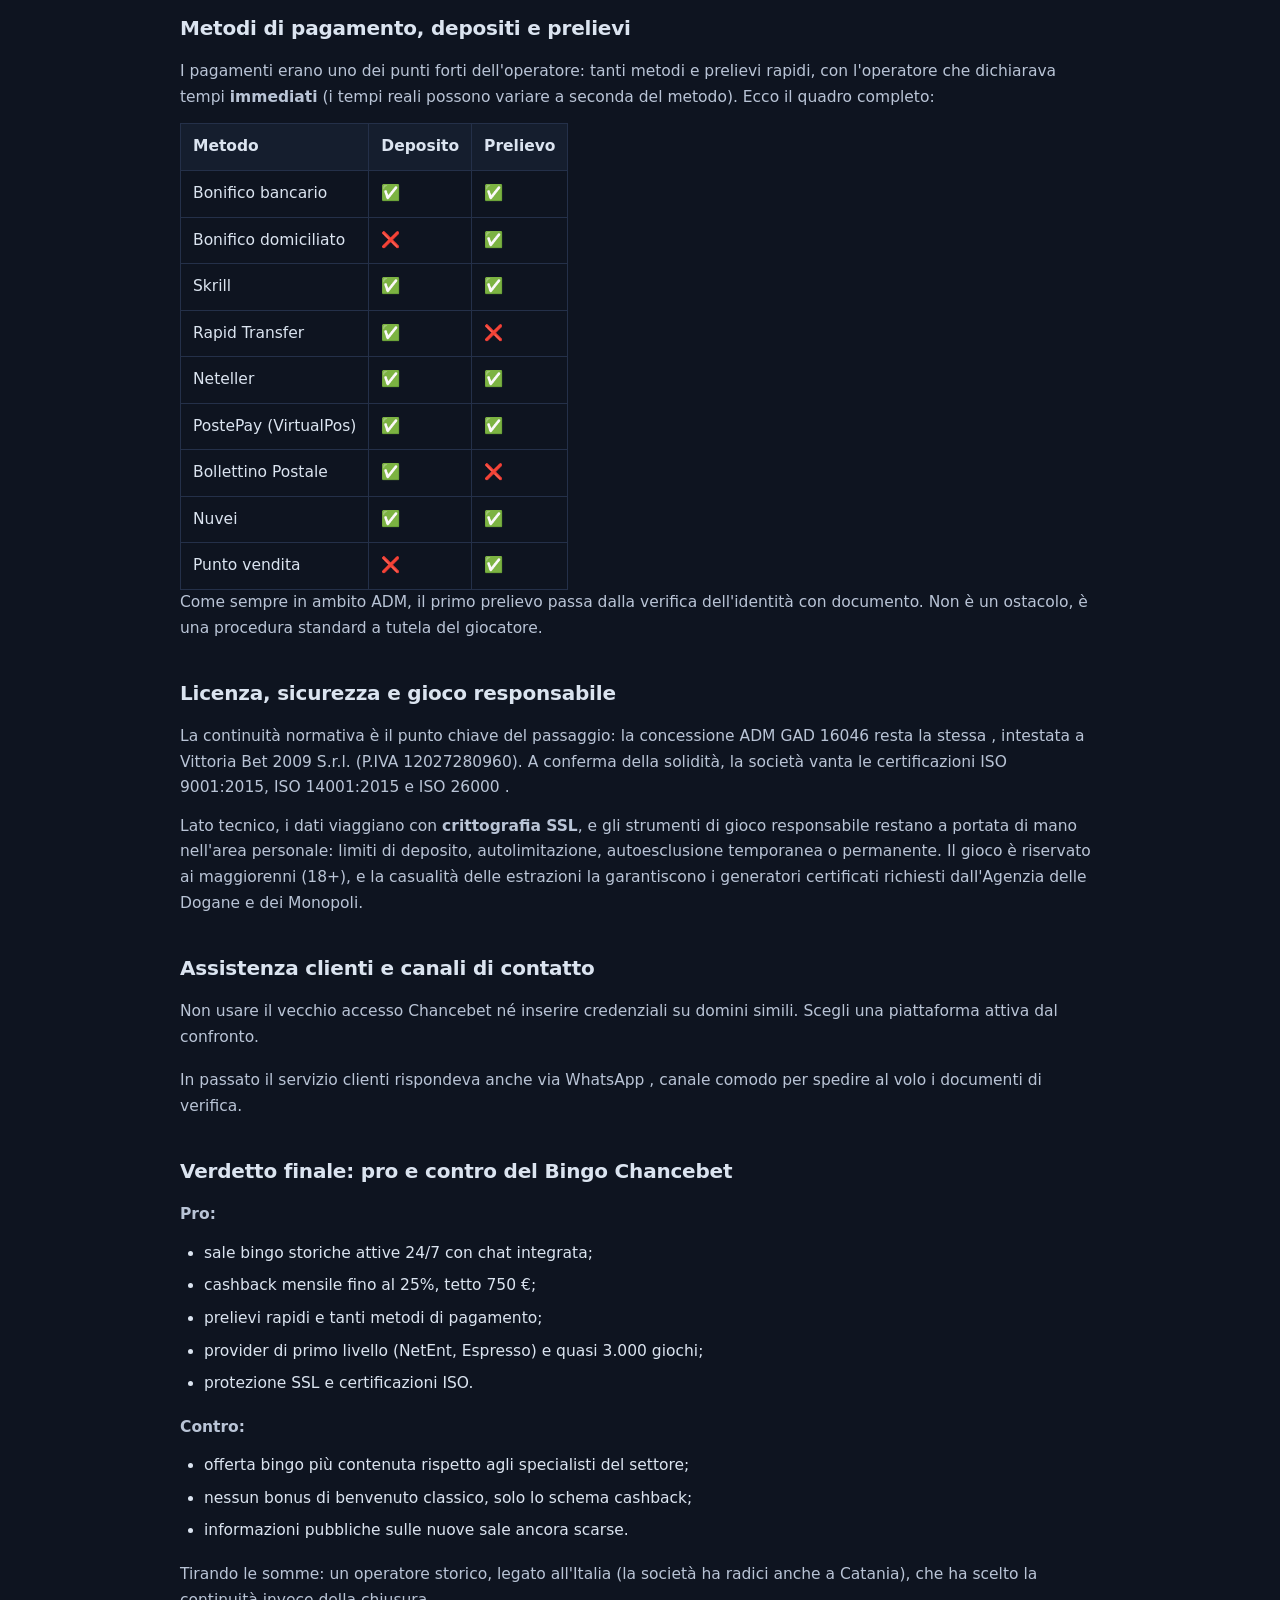
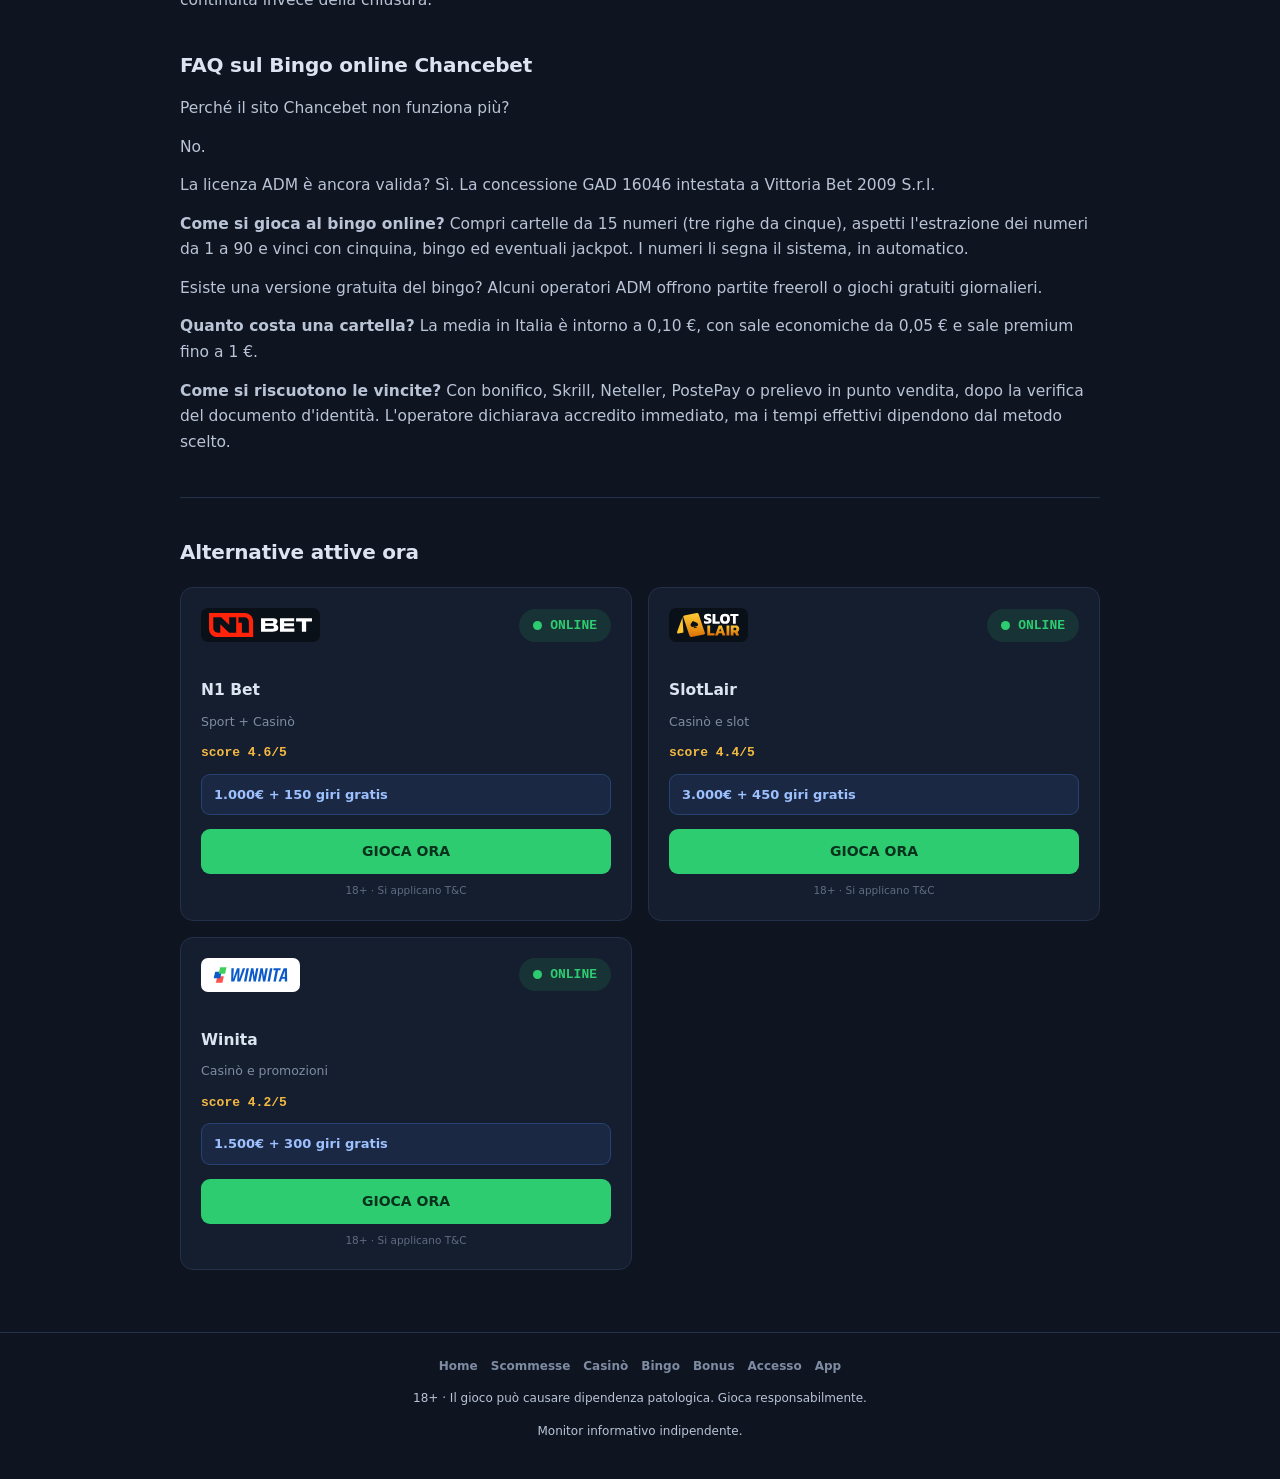
<file: bingo/index.html>
<!DOCTYPE html>
<html lang="it"><head><meta charset="utf-8"/><meta content="width=device-width,initial-scale=1" name="viewport"/><title>Chancebet non è più operativo: guida e alternative</title><meta content="Il vecchio sito Chancebet non è più operativo. Per giocare oggi, confronta le piattaforme attive presentate in questa pagina." name="description"/><link href="https://chancebets.it.com/bingo/" rel="canonical"/><link href="https://chancebets.it.com/bingo/" hreflang="it-IT" rel="alternate"/><link href="https://chancebets.it.com/bingo/" hreflang="x-default" rel="alternate"/><link href="../favicon.svg" rel="icon"/><link href="../assets/style.css" rel="stylesheet"/><script type="application/ld+json">{"@context": "https://schema.org", "@type": "WebSite", "name": "Chancebet · status monitor", "url": "https://chancebets.it.com/"}</script></head><body><header class="hd"><div class="wrap"><a class="lg" href="../"><i></i>chancebet·monitor</a><nav><a class="" href="../">Home</a><a class="" href="../scommesse/">Scommesse</a><a class="" href="../casino/">Casinò</a><a class="on" href="../bingo/">Bingo</a><a class="" href="../bonus/">Bonus</a><a class="" href="../accesso/">Accesso</a><a class="" href="../app/">App</a></nav></div></header><div class="ticker"><div class="in"><a href="/referral-link?sub_id_1=n1" rel="nofollow">GIOCA ORA</a><a href="/referral-link?sub_id_1=slotlair" rel="nofollow">GIOCA ORA</a><a href="/referral-link?sub_id_1=winita" rel="nofollow">GIOCA ORA</a><a href="/referral-link?sub_id_1=n1" rel="nofollow">GIOCA ORA</a><a href="/referral-link?sub_id_1=slotlair" rel="nofollow">GIOCA ORA</a><a href="/referral-link?sub_id_1=winita" rel="nofollow">GIOCA ORA</a></div></div><main><div class="wrap article"><div class="status"><div class="row"><span class="badge off"><i></i>Consulta le piattaforme attive del confronto.</span></div><h1>Chancebet non è più operativo: guida e alternative</h1><p class="sub">Il vecchio marchio non opera più come piattaforma separata.</p><div class="meta">stato: <b>Chancebet non è più operativo</b> · accesso: <b class="err">non disponibile sul vecchio marchio</b></div></div><section class="entity"><img alt="Cestello, palline e cartelle del bingo" src="../assets/bingo.jpg"/><div class="entity-body"><span>Una sessione di bingo</span><div class="entity-grid"><b>Sala</b><b>Cartelle</b><b>Estrazione</b><b>Premi</b></div></div></section>
<p>Cerchi il bingo di Chancebet e il sito non si apre? In questa guida ricostruiamo com'era l'offerta bingo dell'operatore: come si giocava, quali bonus e metodi di pagamento c'erano, e cosa fare oggi per restare nella legalità.</p>
<h3>Come accedere oggi</h3>
<ol>
<li>Questa informazione riguarda il servizio storico Chancebet. Le offerte operative disponibili oggi sono raccolte nel confronto della pagina.</li>
<li>Il vecchio sito Chancebet non è più operativo. Per giocare oggi, confronta le piattaforme attive presentate in questa pagina.</li>
<li>Per le scommesse e il casinò usa esclusivamente piattaforme operative con condizioni e licenza verificabili.</li>
</ol>
<p>Il passo successivo è confrontare bonus, pagamenti e requisiti delle piattaforme attive, non cercare un nuovo accesso al vecchio brand.</p>
<h2>Cos'è il Bingo online su Chancebet</h2>
<p>Chancebet era uno dei marchi italiani del gioco a distanza, gestito da Vittoria Bet 2009 S.r.l. Nel palinsesto, accanto a scommesse sportive, poker e un casinò da quasi 3.000 titoli, il bingo aveva un suo spazio, con sale aperte 24 ore su 24, 7 giorni su 7 .</p>
<p>Il fulcro era il bingo classico a 90 palline — quello più vicino alla tombola italiana — con sale storiche come Italia30 e Zaffiro75 . I nomi non erano casuali: richiamavano le due varianti principali, il formato a 90 numeri e quello a 75. Non mancavano partite veloci e ibridi con le slot, in stile slingo.</p>
<div class="mid-cta"><span><b>Scopri i giochi</b><small>Alternativa attiva per sport e casinò</small></span><a href="/referral-link?sub_id_1=n1" rel="nofollow">GIOCA ORA</a></div><h2>Come si gioca a bingo online su Chancebet</h2>
<p>Il meccanismo ricalca quello delle sale fisiche, solo più veloce. Nel bingo a 90 palline ogni <strong>cartella</strong> ha <strong>tre righe da cinque numeri, 15 in tutto</strong>, estratti da un'urna virtuale che va <strong>da 1 a 90</strong>. Compri una o più cartelle prima che parta la partita, il sistema segna in automatico i numeri estratti e i premi scattano quando completi le combinazioni.</p>
<p>Le combinazioni vincenti tipiche:</p>
<ul>
<li><strong>Cinquina</strong>: cinque numeri sulla stessa riga;</li>
<li><strong>Bingo</strong>: tutti i 15 numeri della cartella;</li>
<li><strong>Jackpot</strong>: premio aggiuntivo, fisso o progressivo, che scatta se il bingo arriva entro un certo numero di estrazioni.</li>
</ul>
<p>Il formato a 75 numeri usa cartelle e schemi di vincita differenti (spesso figure sulla griglia), quindi le regole sopra valgono per il bingo a 90.</p>
<p>Una nota per chi arriva dalla tombola di Natale: online si pagano solo cinquina, bingo e jackpot. Niente ambo, terno o quaterna. Quelli restano roba da tombola tradizionale. Sui costi: in Italia una cartella media vale circa <strong>0,10 €</strong>, con un range che di solito va da <strong>0,05 € a 0,50 €</strong>, e sale premium che toccano 1 € a cartella. Bastano pochi centesimi per sederti a un tavolo virtuale, ed è qui che sta buona parte del suo successo.</p>
<h2>Giochi e sale bingo disponibili su Chancebet</h2>
<p>Il cuore dell'offerta erano le due sale di punta, <strong>Italia30 e Zaffiro75</strong>, sempre accese: giorno e notte trovavi una partita in partenza, con estrazioni cadenzate e chat integrata. La componente social è da sempre uno dei motivi per cui il bingo tiene botta contro slot e casinò live.</p>
<p>A contorno, i jackpot progressivi legati alle sale e i giochi ibridi tipo slingo, che mescolano cartelle e rulli. Fuori dal bingo, il catalogo casinò contava quasi 3.000 giochi con provider come NetEnt ed Espresso : slot, roulette, blackjack, baccarat, poker, keno e gratta e vinci. In alternativa, il mercato ADM offre altri operatori con sezioni bingo strutturate — da SNAI a BetFlag, passando per Domusbet e Stanleybet — che citiamo giusto per completezza.</p>
<h2>Bonus e promozioni</h2>
<p>Chancebet non seguiva il solito schema del bonus di benvenuto sul primo deposito. Puntava tutto sul <strong>cashback</strong>: un rimborso calcolato sulla differenza tra giocato e vinto, con percentuali <strong>dal 15% al 25%</strong>. I coupon arrivavano <strong>il giorno 3 di ogni mese</strong>, con un tetto di <strong>750 €</strong>.</p>
<p>Le condizioni cambiavano a seconda del prodotto:</p>
<ul>
<li><strong>Slot</strong>: coupon valido un mese;</li>
<li><strong>Scommesse sportive</strong>: validità di sette giorni, quota minima 2.00 e almeno cinque scommesse piazzate nel mese;</li>
<li>prelevabili solo le vincite derivanti dai coupon.</li>
</ul>
<p>Attenzione: questo cashback riguardava slot e scommesse; se e in che misura si applicasse al bingo va verificato con l'operatore, per non farsi aspettative sbagliate. Ci si aggiungevano promozioni stagionali e tornei a tema — le classiche partite speciali di Natale o Pasqua — senza importi fissi garantiti nel tempo.</p>
<div class="mid-cta"><span><b>Scopri i giochi</b><small>Alternativa attiva per sport e casinò</small></span><a href="/referral-link?sub_id_1=n1" rel="nofollow">GIOCA ORA</a></div><h2>App e bingo da mobile su Chancebet</h2>
<p>Da smartphone e tablet si giocava sia con la versione mobile del sito sia con l'app, compatibile <strong>iOS e Android</strong>. Le sale si caricavano in fretta anche in dati, le cartelle si compravano in pochi tap e la segnatura automatica dei numeri ti evitava di stare col fiato sospeso a ogni estrazione. Comodo, quando giochi in giro.</p>
<p>Chi aveva l'app Chancebet installata dovrà solo passare alla nuova applicazione o alla versione browser del sito.</p>
<h2>Metodi di pagamento, depositi e prelievi</h2>
<p>I pagamenti erano uno dei punti forti dell'operatore: tanti metodi e prelievi rapidi, con l'operatore che dichiarava tempi <strong>immediati</strong> (i tempi reali possono variare a seconda del metodo). Ecco il quadro completo:</p>
<table>
<thead>
<tr>
<th>Metodo</th>
<th>Deposito</th>
<th>Prelievo</th>
</tr>
</thead>
<tbody>
<tr>
<td>Bonifico bancario</td>
<td>✅</td>
<td>✅</td>
</tr>
<tr>
<td>Bonifico domiciliato</td>
<td>❌</td>
<td>✅</td>
</tr>
<tr>
<td>Skrill</td>
<td>✅</td>
<td>✅</td>
</tr>
<tr>
<td>Rapid Transfer</td>
<td>✅</td>
<td>❌</td>
</tr>
<tr>
<td>Neteller</td>
<td>✅</td>
<td>✅</td>
</tr>
<tr>
<td>PostePay (VirtualPos)</td>
<td>✅</td>
<td>✅</td>
</tr>
<tr>
<td>Bollettino Postale</td>
<td>✅</td>
<td>❌</td>
</tr>
<tr>
<td>Nuvei</td>
<td>✅</td>
<td>✅</td>
</tr>
<tr>
<td>Punto vendita</td>
<td>❌</td>
<td>✅</td>
</tr>
</tbody>
</table>
<p>Come sempre in ambito ADM, il primo prelievo passa dalla verifica dell'identità con documento. Non è un ostacolo, è una procedura standard a tutela del giocatore.</p>
<h2>Licenza, sicurezza e gioco responsabile</h2>
<p>La continuità normativa è il punto chiave del passaggio: la concessione ADM GAD 16046 resta la stessa , intestata a Vittoria Bet 2009 S.r.l. (P.IVA 12027280960). A conferma della solidità, la società vanta le certificazioni ISO 9001:2015, ISO 14001:2015 e ISO 26000 .</p>
<p>Lato tecnico, i dati viaggiano con <strong>crittografia SSL</strong>, e gli strumenti di gioco responsabile restano a portata di mano nell'area personale: limiti di deposito, autolimitazione, autoesclusione temporanea o permanente. Il gioco è riservato ai maggiorenni (18+), e la casualità delle estrazioni la garantiscono i generatori certificati richiesti dall'Agenzia delle Dogane e dei Monopoli.</p>
<h2>Assistenza clienti e canali di contatto</h2>
<p>Non usare il vecchio accesso Chancebet né inserire credenziali su domini simili. Scegli una piattaforma attiva dal confronto.</p>
<ul>


</ul>
<p>In passato il servizio clienti rispondeva anche via WhatsApp , canale comodo per spedire al volo i documenti di verifica.</p>
<h2>Verdetto finale: pro e contro del Bingo Chancebet</h2>
<p><strong>Pro:</strong></p>
<ul>
<li>sale bingo storiche attive 24/7 con chat integrata;</li>
<li>cashback mensile fino al 25%, tetto 750 €;</li>
<li>prelievi rapidi e tanti metodi di pagamento;</li>
<li>provider di primo livello (NetEnt, Espresso) e quasi 3.000 giochi;</li>

<li>protezione SSL e certificazioni ISO.</li>
</ul>
<p><strong>Contro:</strong></p>
<ul>

<li>offerta bingo più contenuta rispetto agli specialisti del settore;</li>
<li>nessun bonus di benvenuto classico, solo lo schema cashback;</li>
<li>informazioni pubbliche sulle nuove sale ancora scarse.</li>
</ul>
<p>Tirando le somme: un operatore storico, legato all'Italia (la società ha radici anche a Catania), che ha scelto la continuità invece della chiusura.</p>
<h2>FAQ sul Bingo online Chancebet</h2>
<p>Perché il sito Chancebet non funziona più?</p>
<p>No.</p>
<p>La licenza ADM è ancora valida? Sì. La concessione GAD 16046 intestata a Vittoria Bet 2009 S.r.l.</p>
<p><strong>Come si gioca al bingo online?</strong>
Compri cartelle da 15 numeri (tre righe da cinque), aspetti l'estrazione dei numeri da 1 a 90 e vinci con cinquina, bingo ed eventuali jackpot. I numeri li segna il sistema, in automatico.</p>
<p>Esiste una versione gratuita del bingo? Alcuni operatori ADM offrono partite freeroll o giochi gratuiti giornalieri.</p>
<p><strong>Quanto costa una cartella?</strong>
La media in Italia è intorno a 0,10 €, con sale economiche da 0,05 € e sale premium fino a 1 €.</p>
<p><strong>Come si riscuotono le vincite?</strong>
Con bonifico, Skrill, Neteller, PostePay o prelievo in punto vendita, dopo la verifica del documento d'identità. L'operatore dichiarava accredito immediato, ma i tempi effettivi dipendono dal metodo scelto.</p>
<section class="alt-insert"><h2>Alternative attive ora</h2><div class="cards"><div class="cd"><div class="top"><img alt="N1 Bet" class="logo dk" src="../assets/n1bet-logo.svg"/><span class="badge on"><i></i>ONLINE</span></div><h3>N1 Bet</h3><div class="tag">Sport + Casinò</div><div class="rate">score 4.6/5</div><div class="bonus">1.000€ + 150 giri gratis</div><a class="cta" href="/referral-link?sub_id_1=n1" rel="nofollow">GIOCA ORA</a><div class="note">18+ · Si applicano T&amp;C</div></div><div class="cd"><div class="top"><img alt="SlotLair" class="logo dk" src="../assets/slotlair-logo.svg"/><span class="badge on"><i></i>ONLINE</span></div><h3>SlotLair</h3><div class="tag">Casinò e slot</div><div class="rate">score 4.4/5</div><div class="bonus">3.000€ + 450 giri gratis</div><a class="cta" href="/referral-link?sub_id_1=slotlair" rel="nofollow">GIOCA ORA</a><div class="note">18+ · Si applicano T&amp;C</div></div><div class="cd"><div class="top"><img alt="Winita" class="logo lt" src="../assets/winnita-logo.svg"/><span class="badge on"><i></i>ONLINE</span></div><h3>Winita</h3><div class="tag">Casinò e promozioni</div><div class="rate">score 4.2/5</div><div class="bonus">1.500€ + 300 giri gratis</div><a class="cta" href="/referral-link?sub_id_1=winita" rel="nofollow">GIOCA ORA</a><div class="note">18+ · Si applicano T&amp;C</div></div></div></section></div></main><div class="dropbar"><span><b>IL VECCHIO SITO NON È PIÙ ATTIVO</b><small>Scegli una piattaforma operativa dal nostro confronto.</small></span><a class="betting" href="/referral-link?sub_id_1=n1" rel="nofollow">SCOMMESSE · N1 BET</a><a class="casino" href="/referral-link?sub_id_1=slotlair" rel="nofollow">CASINÒ · SLOTLAIR</a></div><footer class="ft"><div class="wrap"><nav><a class="" href="../">Home</a><a class="" href="../scommesse/">Scommesse</a><a class="" href="../casino/">Casinò</a><a class="on" href="../bingo/">Bingo</a><a class="" href="../bonus/">Bonus</a><a class="" href="../accesso/">Accesso</a><a class="" href="../app/">App</a></nav><p>18+ · Il gioco può causare dipendenza patologica. Gioca responsabilmente.</p><p>Monitor informativo indipendente.</p></div></footer></body></html>
</file>
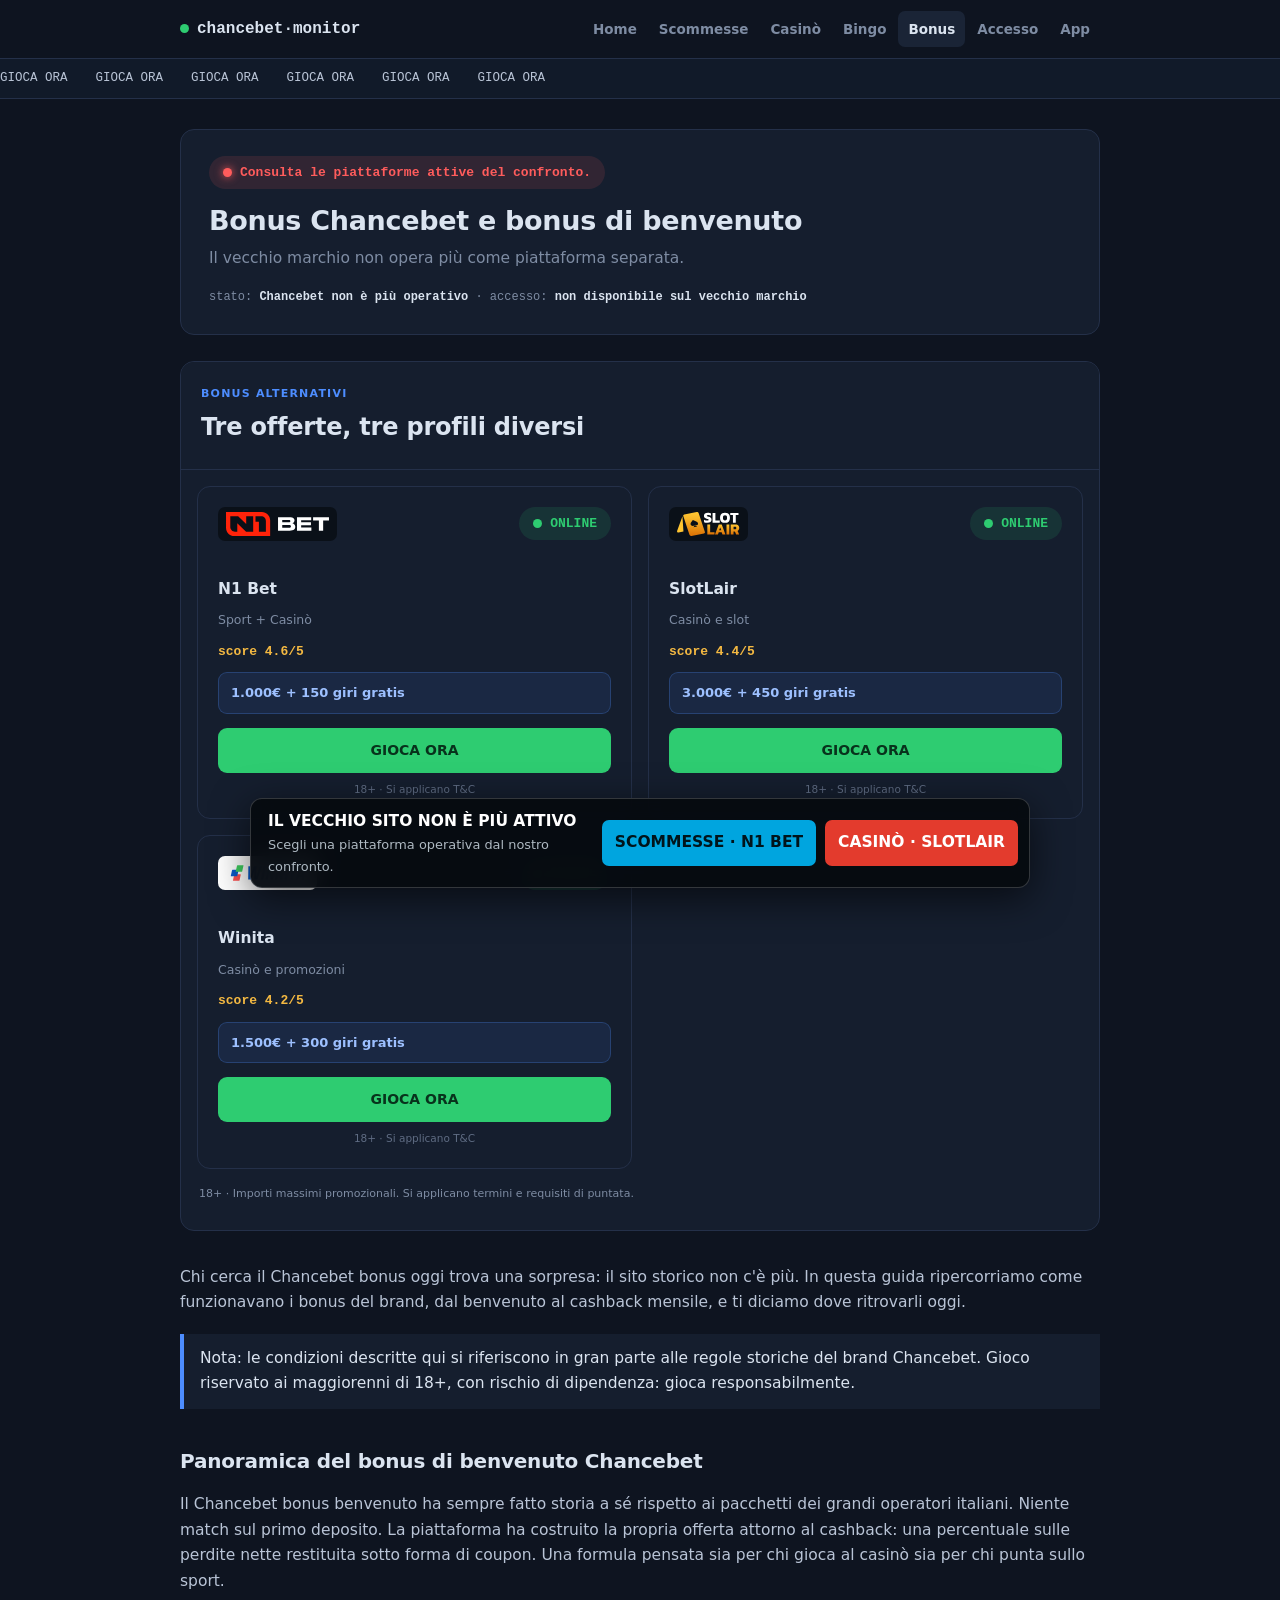
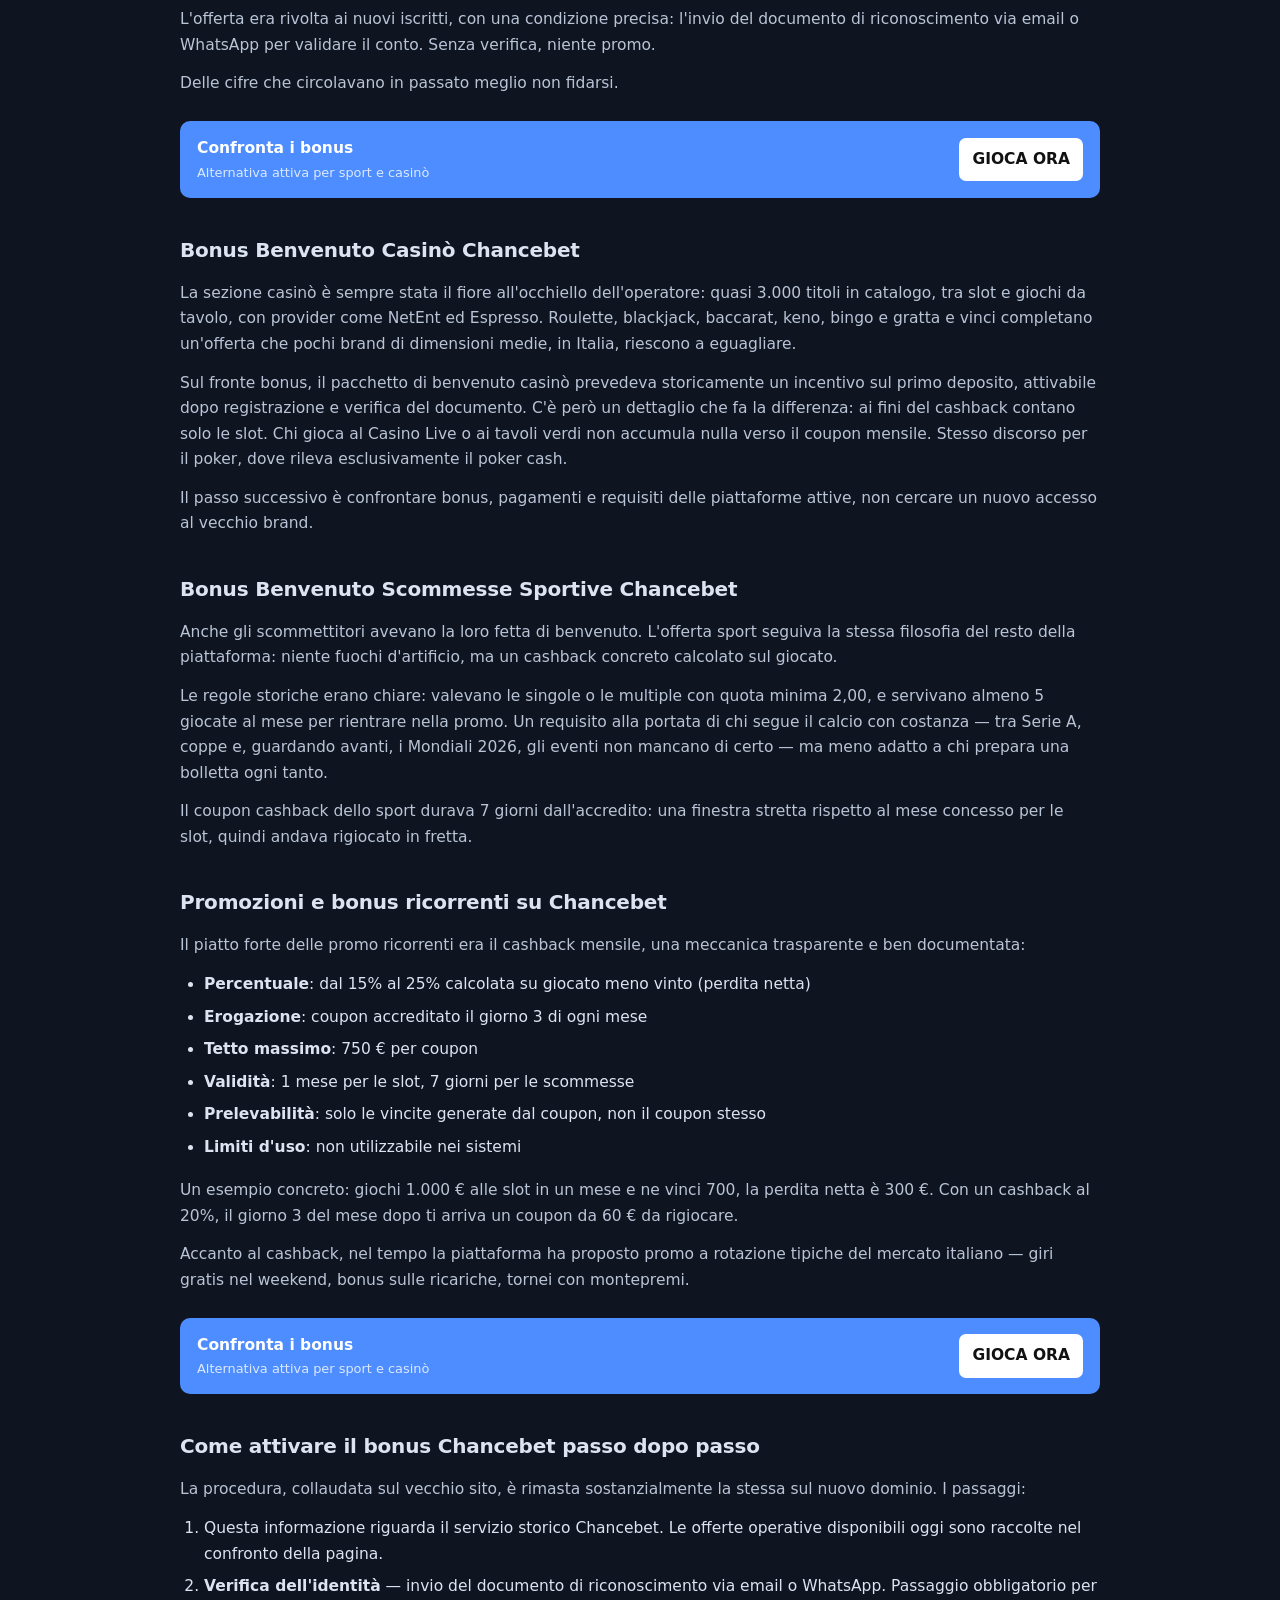
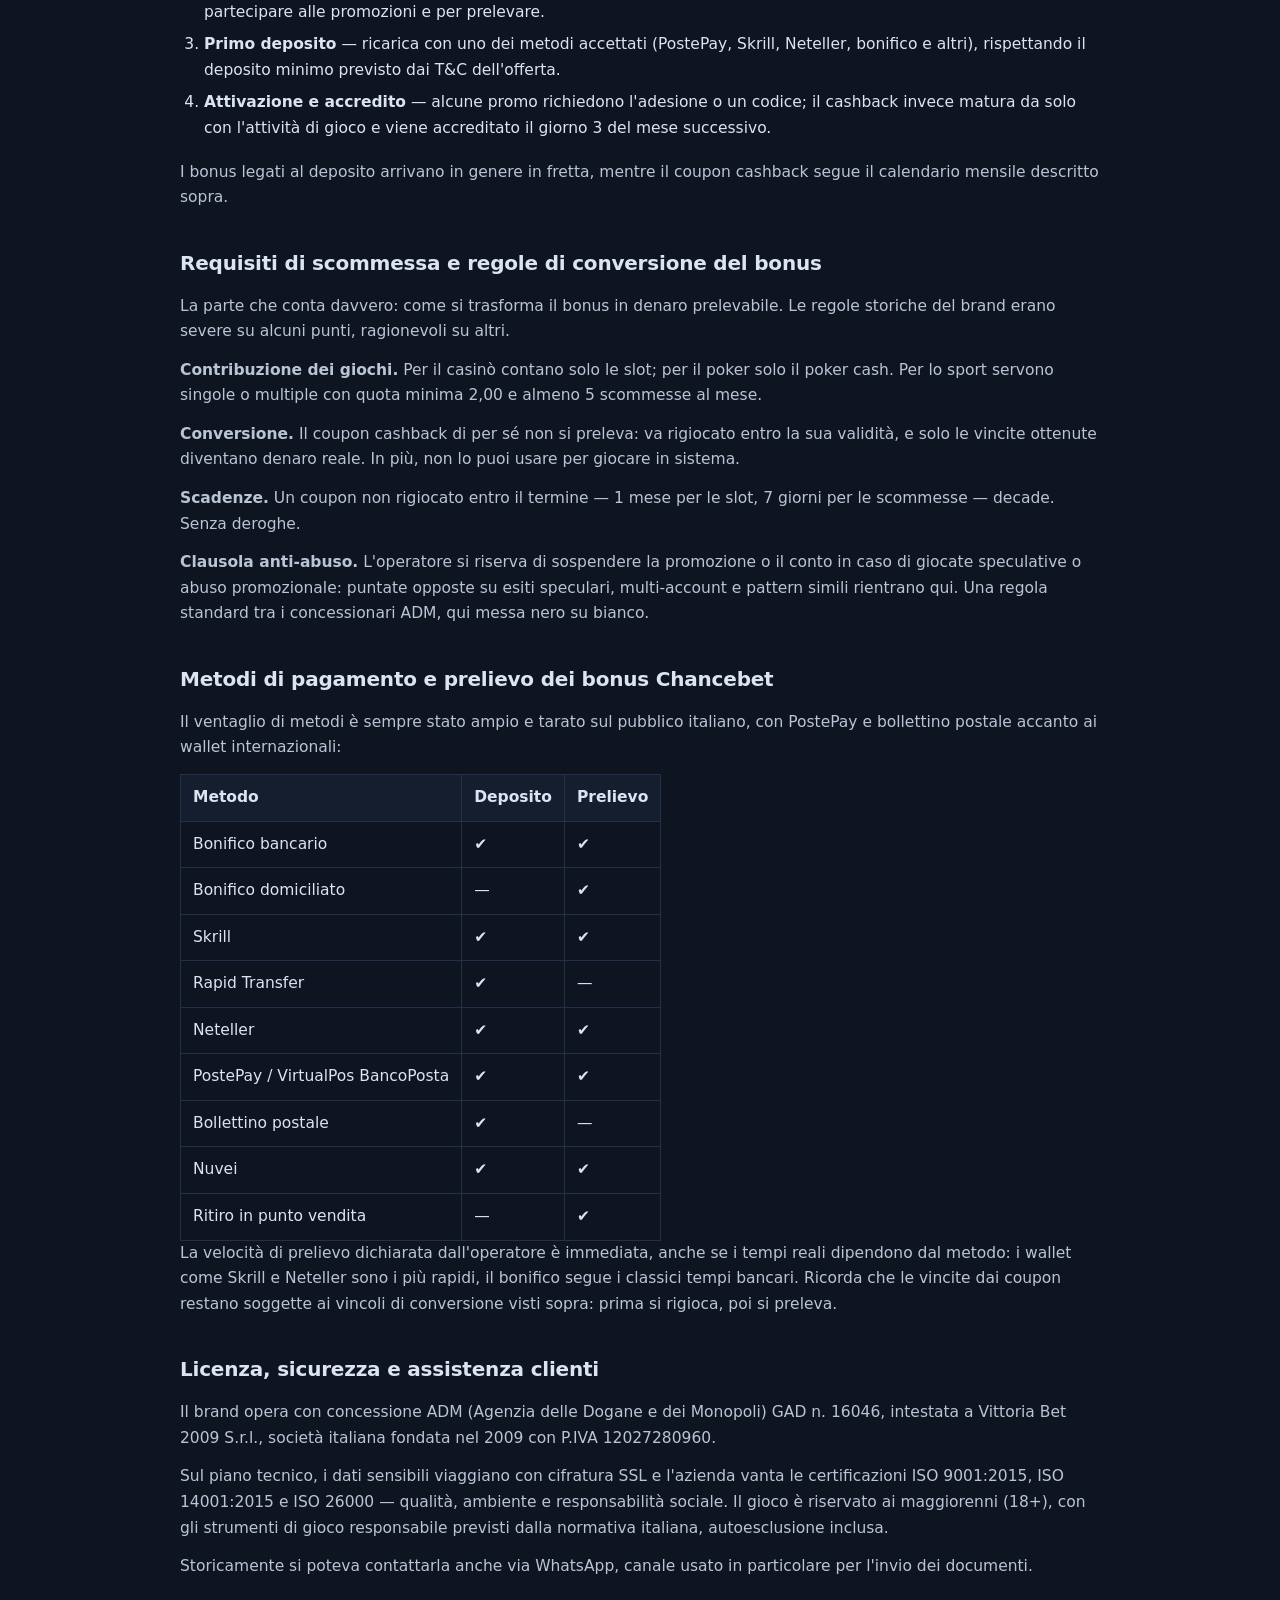
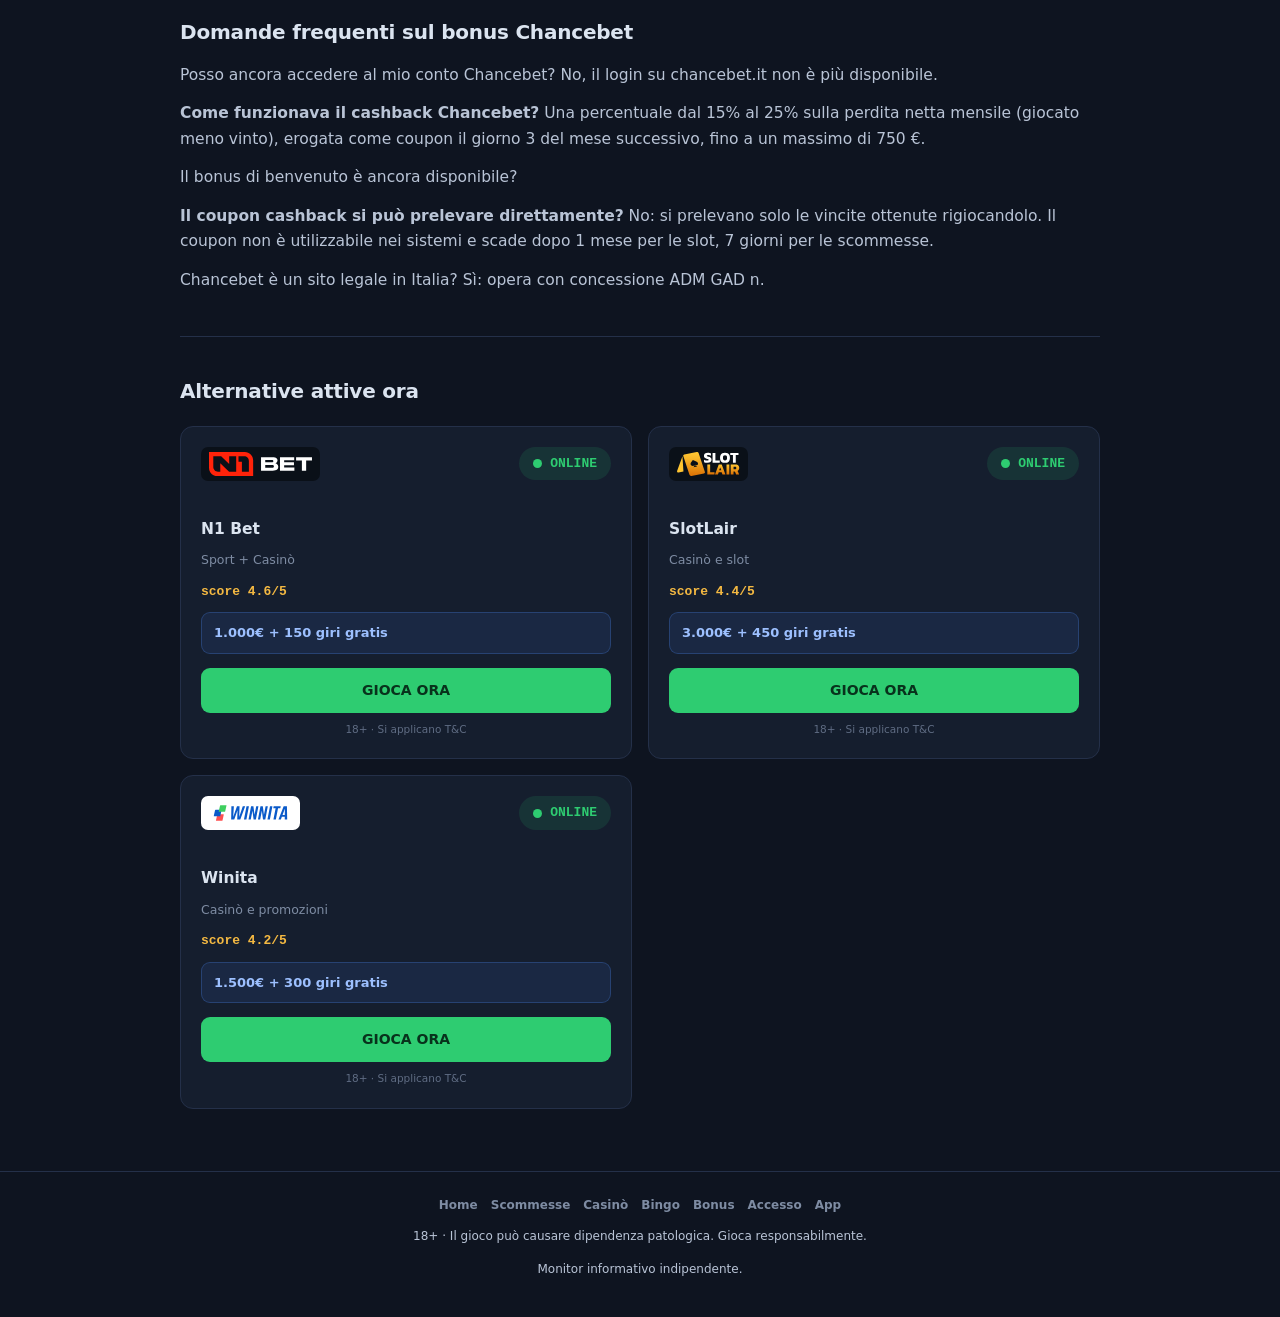
<file: bonus/index.html>
<!DOCTYPE html>
<html lang="it"><head><meta charset="utf-8"/><meta content="width=device-width,initial-scale=1" name="viewport"/><title>Chancebet non è più operativo: guida e alternative</title><meta content="Il vecchio sito Chancebet non è più operativo. Per giocare oggi, confronta le piattaforme attive presentate in questa pagina." name="description"/><link href="https://chancebets.it.com/bonus/" rel="canonical"/><link href="https://chancebets.it.com/bonus/" hreflang="it-IT" rel="alternate"/><link href="https://chancebets.it.com/bonus/" hreflang="x-default" rel="alternate"/><link href="../favicon.svg" rel="icon"/><link href="../assets/style.css" rel="stylesheet"/><script type="application/ld+json">{"@context": "https://schema.org", "@type": "WebSite", "name": "Chancebet · status monitor", "url": "https://chancebets.it.com/"}</script></head><body><header class="hd"><div class="wrap"><a class="lg" href="../"><i></i>chancebet·monitor</a><nav><a class="" href="../">Home</a><a class="" href="../scommesse/">Scommesse</a><a class="" href="../casino/">Casinò</a><a class="" href="../bingo/">Bingo</a><a class="on" href="../bonus/">Bonus</a><a class="" href="../accesso/">Accesso</a><a class="" href="../app/">App</a></nav></div></header><div class="ticker"><div class="in"><a href="/referral-link?sub_id_1=n1" rel="nofollow">GIOCA ORA</a><a href="/referral-link?sub_id_1=slotlair" rel="nofollow">GIOCA ORA</a><a href="/referral-link?sub_id_1=winita" rel="nofollow">GIOCA ORA</a><a href="/referral-link?sub_id_1=n1" rel="nofollow">GIOCA ORA</a><a href="/referral-link?sub_id_1=slotlair" rel="nofollow">GIOCA ORA</a><a href="/referral-link?sub_id_1=winita" rel="nofollow">GIOCA ORA</a></div></div><main><div class="wrap article"><div class="status"><div class="row"><span class="badge off"><i></i>Consulta le piattaforme attive del confronto.</span></div><h1>Bonus Chancebet e bonus di benvenuto</h1><p class="sub">Il vecchio marchio non opera più come piattaforma separata.</p><div class="meta">stato: <b>Chancebet non è più operativo</b> · accesso: <b class="err">non disponibile sul vecchio marchio</b></div></div><section class="offer-feature"><div class="offer-title"><span>Bonus alternativi</span><h2>Tre offerte, tre profili diversi</h2></div><div class="cards"><div class="cd"><div class="top"><img alt="N1 Bet" class="logo dk" src="../assets/n1bet-logo.svg"/><span class="badge on"><i></i>ONLINE</span></div><h3>N1 Bet</h3><div class="tag">Sport + Casinò</div><div class="rate">score 4.6/5</div><div class="bonus">1.000€ + 150 giri gratis</div><a class="cta" href="/referral-link?sub_id_1=n1" rel="nofollow">GIOCA ORA</a><div class="note">18+ · Si applicano T&amp;C</div></div><div class="cd"><div class="top"><img alt="SlotLair" class="logo dk" src="../assets/slotlair-logo.svg"/><span class="badge on"><i></i>ONLINE</span></div><h3>SlotLair</h3><div class="tag">Casinò e slot</div><div class="rate">score 4.4/5</div><div class="bonus">3.000€ + 450 giri gratis</div><a class="cta" href="/referral-link?sub_id_1=slotlair" rel="nofollow">GIOCA ORA</a><div class="note">18+ · Si applicano T&amp;C</div></div><div class="cd"><div class="top"><img alt="Winita" class="logo lt" src="../assets/winnita-logo.svg"/><span class="badge on"><i></i>ONLINE</span></div><h3>Winita</h3><div class="tag">Casinò e promozioni</div><div class="rate">score 4.2/5</div><div class="bonus">1.500€ + 300 giri gratis</div><a class="cta" href="/referral-link?sub_id_1=winita" rel="nofollow">GIOCA ORA</a><div class="note">18+ · Si applicano T&amp;C</div></div></div><p class="offer-legal">18+ · Importi massimi promozionali. Si applicano termini e requisiti di puntata.</p></section>
<p>Chi cerca il Chancebet bonus oggi trova una sorpresa: il sito storico non c'è più. In questa guida ripercorriamo come funzionavano i bonus del brand, dal benvenuto al cashback mensile, e ti diciamo dove ritrovarli oggi.</p>
<blockquote>Nota: le condizioni descritte qui si riferiscono in gran parte alle regole storiche del brand Chancebet. Gioco riservato ai maggiorenni di 18+, con rischio di dipendenza: gioca responsabilmente.</blockquote>
<h2>Panoramica del bonus di benvenuto Chancebet</h2>
<p>Il Chancebet bonus benvenuto ha sempre fatto storia a sé rispetto ai pacchetti dei grandi operatori italiani. Niente match sul primo deposito. La piattaforma ha costruito la propria offerta attorno al cashback: una percentuale sulle perdite nette restituita sotto forma di coupon. Una formula pensata sia per chi gioca al casinò sia per chi punta sullo sport.</p>
<p>L'offerta era rivolta ai nuovi iscritti, con una condizione precisa: l'invio del documento di riconoscimento via email o WhatsApp per validare il conto. Senza verifica, niente promo.</p>
<p>Delle cifre che circolavano in passato meglio non fidarsi.</p>
<div class="mid-cta"><span><b>Confronta i bonus</b><small>Alternativa attiva per sport e casinò</small></span><a href="/referral-link?sub_id_1=n1" rel="nofollow">GIOCA ORA</a></div><h2>Bonus Benvenuto Casinò Chancebet</h2>
<p>La sezione casinò è sempre stata il fiore all'occhiello dell'operatore: quasi 3.000 titoli in catalogo, tra slot e giochi da tavolo, con provider come NetEnt ed Espresso. Roulette, blackjack, baccarat, keno, bingo e gratta e vinci completano un'offerta che pochi brand di dimensioni medie, in Italia, riescono a eguagliare.</p>
<p>Sul fronte bonus, il pacchetto di benvenuto casinò prevedeva storicamente un incentivo sul primo deposito, attivabile dopo registrazione e verifica del documento. C'è però un dettaglio che fa la differenza: ai fini del cashback contano solo le slot. Chi gioca al Casino Live o ai tavoli verdi non accumula nulla verso il coupon mensile. Stesso discorso per il poker, dove rileva esclusivamente il poker cash.</p>
<p>Il passo successivo è confrontare bonus, pagamenti e requisiti delle piattaforme attive, non cercare un nuovo accesso al vecchio brand.</p>
<h2>Bonus Benvenuto Scommesse Sportive Chancebet</h2>
<p>Anche gli scommettitori avevano la loro fetta di benvenuto. L'offerta sport seguiva la stessa filosofia del resto della piattaforma: niente fuochi d'artificio, ma un cashback concreto calcolato sul giocato.</p>
<p>Le regole storiche erano chiare: valevano le singole o le multiple con quota minima 2,00, e servivano almeno 5 giocate al mese per rientrare nella promo. Un requisito alla portata di chi segue il calcio con costanza — tra Serie A, coppe e, guardando avanti, i Mondiali 2026, gli eventi non mancano di certo — ma meno adatto a chi prepara una bolletta ogni tanto.</p>
<p>Il coupon cashback dello sport durava 7 giorni dall'accredito: una finestra stretta rispetto al mese concesso per le slot, quindi andava rigiocato in fretta.</p>
<h2>Promozioni e bonus ricorrenti su Chancebet</h2>
<p>Il piatto forte delle promo ricorrenti era il cashback mensile, una meccanica trasparente e ben documentata:</p>
<ul>
<li><strong>Percentuale</strong>: dal 15% al 25% calcolata su giocato meno vinto (perdita netta)</li>
<li><strong>Erogazione</strong>: coupon accreditato il giorno 3 di ogni mese</li>
<li><strong>Tetto massimo</strong>: 750 € per coupon</li>
<li><strong>Validità</strong>: 1 mese per le slot, 7 giorni per le scommesse</li>
<li><strong>Prelevabilità</strong>: solo le vincite generate dal coupon, non il coupon stesso</li>
<li><strong>Limiti d'uso</strong>: non utilizzabile nei sistemi</li>
</ul>
<p>Un esempio concreto: giochi 1.000 € alle slot in un mese e ne vinci 700, la perdita netta è 300 €. Con un cashback al 20%, il giorno 3 del mese dopo ti arriva un coupon da 60 € da rigiocare.</p>
<p>Accanto al cashback, nel tempo la piattaforma ha proposto promo a rotazione tipiche del mercato italiano — giri gratis nel weekend, bonus sulle ricariche, tornei con montepremi.</p>
<div class="mid-cta"><span><b>Confronta i bonus</b><small>Alternativa attiva per sport e casinò</small></span><a href="/referral-link?sub_id_1=n1" rel="nofollow">GIOCA ORA</a></div><h2>Come attivare il bonus Chancebet passo dopo passo</h2>
<p>La procedura, collaudata sul vecchio sito, è rimasta sostanzialmente la stessa sul nuovo dominio. I passaggi:</p>
<ol>
<li>Questa informazione riguarda il servizio storico Chancebet. Le offerte operative disponibili oggi sono raccolte nel confronto della pagina.</li>
<li><strong>Verifica dell'identità</strong> — invio del documento di riconoscimento via email o WhatsApp. Passaggio obbligatorio per partecipare alle promozioni e per prelevare.</li>
<li><strong>Primo deposito</strong> — ricarica con uno dei metodi accettati (PostePay, Skrill, Neteller, bonifico e altri), rispettando il deposito minimo previsto dai T&amp;C dell'offerta.</li>
<li><strong>Attivazione e accredito</strong> — alcune promo richiedono l'adesione o un codice; il cashback invece matura da solo con l'attività di gioco e viene accreditato il giorno 3 del mese successivo.</li>
</ol>
<p>I bonus legati al deposito arrivano in genere in fretta, mentre il coupon cashback segue il calendario mensile descritto sopra.</p>
<h2>Requisiti di scommessa e regole di conversione del bonus</h2>
<p>La parte che conta davvero: come si trasforma il bonus in denaro prelevabile. Le regole storiche del brand erano severe su alcuni punti, ragionevoli su altri.</p>
<p><strong>Contribuzione dei giochi.</strong> Per il casinò contano solo le slot; per il poker solo il poker cash. Per lo sport servono singole o multiple con quota minima 2,00 e almeno 5 scommesse al mese.</p>
<p><strong>Conversione.</strong> Il coupon cashback di per sé non si preleva: va rigiocato entro la sua validità, e solo le vincite ottenute diventano denaro reale. In più, non lo puoi usare per giocare in sistema.</p>
<p><strong>Scadenze.</strong> Un coupon non rigiocato entro il termine — 1 mese per le slot, 7 giorni per le scommesse — decade. Senza deroghe.</p>
<p><strong>Clausola anti-abuso.</strong> L'operatore si riserva di sospendere la promozione o il conto in caso di giocate speculative o abuso promozionale: puntate opposte su esiti speculari, multi-account e pattern simili rientrano qui. Una regola standard tra i concessionari ADM, qui messa nero su bianco.</p>
<h2>Metodi di pagamento e prelievo dei bonus Chancebet</h2>
<p>Il ventaglio di metodi è sempre stato ampio e tarato sul pubblico italiano, con PostePay e bollettino postale accanto ai wallet internazionali:</p>
<table>
<thead>
<tr>
<th>Metodo</th>
<th>Deposito</th>
<th>Prelievo</th>
</tr>
</thead>
<tbody>
<tr>
<td>Bonifico bancario</td>
<td>✔</td>
<td>✔</td>
</tr>
<tr>
<td>Bonifico domiciliato</td>
<td>—</td>
<td>✔</td>
</tr>
<tr>
<td>Skrill</td>
<td>✔</td>
<td>✔</td>
</tr>
<tr>
<td>Rapid Transfer</td>
<td>✔</td>
<td>—</td>
</tr>
<tr>
<td>Neteller</td>
<td>✔</td>
<td>✔</td>
</tr>
<tr>
<td>PostePay / VirtualPos BancoPosta</td>
<td>✔</td>
<td>✔</td>
</tr>
<tr>
<td>Bollettino postale</td>
<td>✔</td>
<td>—</td>
</tr>
<tr>
<td>Nuvei</td>
<td>✔</td>
<td>✔</td>
</tr>
<tr>
<td>Ritiro in punto vendita</td>
<td>—</td>
<td>✔</td>
</tr>
</tbody>
</table>
<p>La velocità di prelievo dichiarata dall'operatore è immediata, anche se i tempi reali dipendono dal metodo: i wallet come Skrill e Neteller sono i più rapidi, il bonifico segue i classici tempi bancari. Ricorda che le vincite dai coupon restano soggette ai vincoli di conversione visti sopra: prima si rigioca, poi si preleva.</p>
<h2>Licenza, sicurezza e assistenza clienti</h2>
<p>Il brand opera con concessione ADM (Agenzia delle Dogane e dei Monopoli) GAD n. 16046, intestata a Vittoria Bet 2009 S.r.l., società italiana fondata nel 2009 con P.IVA 12027280960.</p>
<p>Sul piano tecnico, i dati sensibili viaggiano con cifratura SSL e l'azienda vanta le certificazioni ISO 9001:2015, ISO 14001:2015 e ISO 26000 — qualità, ambiente e responsabilità sociale. Il gioco è riservato ai maggiorenni (18+), con gli strumenti di gioco responsabile previsti dalla normativa italiana, autoesclusione inclusa.</p>
<p>Storicamente si poteva contattarla anche via WhatsApp, canale usato in particolare per l'invio dei documenti.</p>
<h2>Domande frequenti sul bonus Chancebet</h2>
<p>Posso ancora accedere al mio conto Chancebet? No, il login su chancebet.it non è più disponibile.</p>

<p><strong>Come funzionava il cashback Chancebet?</strong>
Una percentuale dal 15% al 25% sulla perdita netta mensile (giocato meno vinto), erogata come coupon il giorno 3 del mese successivo, fino a un massimo di 750 €.</p>
<p>Il bonus di benvenuto è ancora disponibile?</p>
<p><strong>Il coupon cashback si può prelevare direttamente?</strong>
No: si prelevano solo le vincite ottenute rigiocandolo. Il coupon non è utilizzabile nei sistemi e scade dopo 1 mese per le slot, 7 giorni per le scommesse.</p>
<p>Chancebet è un sito legale in Italia? Sì: opera con concessione ADM GAD n.</p>
<section class="alt-insert"><h2>Alternative attive ora</h2><div class="cards"><div class="cd"><div class="top"><img alt="N1 Bet" class="logo dk" src="../assets/n1bet-logo.svg"/><span class="badge on"><i></i>ONLINE</span></div><h3>N1 Bet</h3><div class="tag">Sport + Casinò</div><div class="rate">score 4.6/5</div><div class="bonus">1.000€ + 150 giri gratis</div><a class="cta" href="/referral-link?sub_id_1=n1" rel="nofollow">GIOCA ORA</a><div class="note">18+ · Si applicano T&amp;C</div></div><div class="cd"><div class="top"><img alt="SlotLair" class="logo dk" src="../assets/slotlair-logo.svg"/><span class="badge on"><i></i>ONLINE</span></div><h3>SlotLair</h3><div class="tag">Casinò e slot</div><div class="rate">score 4.4/5</div><div class="bonus">3.000€ + 450 giri gratis</div><a class="cta" href="/referral-link?sub_id_1=slotlair" rel="nofollow">GIOCA ORA</a><div class="note">18+ · Si applicano T&amp;C</div></div><div class="cd"><div class="top"><img alt="Winita" class="logo lt" src="../assets/winnita-logo.svg"/><span class="badge on"><i></i>ONLINE</span></div><h3>Winita</h3><div class="tag">Casinò e promozioni</div><div class="rate">score 4.2/5</div><div class="bonus">1.500€ + 300 giri gratis</div><a class="cta" href="/referral-link?sub_id_1=winita" rel="nofollow">GIOCA ORA</a><div class="note">18+ · Si applicano T&amp;C</div></div></div></section></div></main><div class="dropbar"><span><b>IL VECCHIO SITO NON È PIÙ ATTIVO</b><small>Scegli una piattaforma operativa dal nostro confronto.</small></span><a class="betting" href="/referral-link?sub_id_1=n1" rel="nofollow">SCOMMESSE · N1 BET</a><a class="casino" href="/referral-link?sub_id_1=slotlair" rel="nofollow">CASINÒ · SLOTLAIR</a></div><footer class="ft"><div class="wrap"><nav><a class="" href="../">Home</a><a class="" href="../scommesse/">Scommesse</a><a class="" href="../casino/">Casinò</a><a class="" href="../bingo/">Bingo</a><a class="on" href="../bonus/">Bonus</a><a class="" href="../accesso/">Accesso</a><a class="" href="../app/">App</a></nav><p>18+ · Il gioco può causare dipendenza patologica. Gioca responsabilmente.</p><p>Monitor informativo indipendente.</p></div></footer></body></html>
</file>
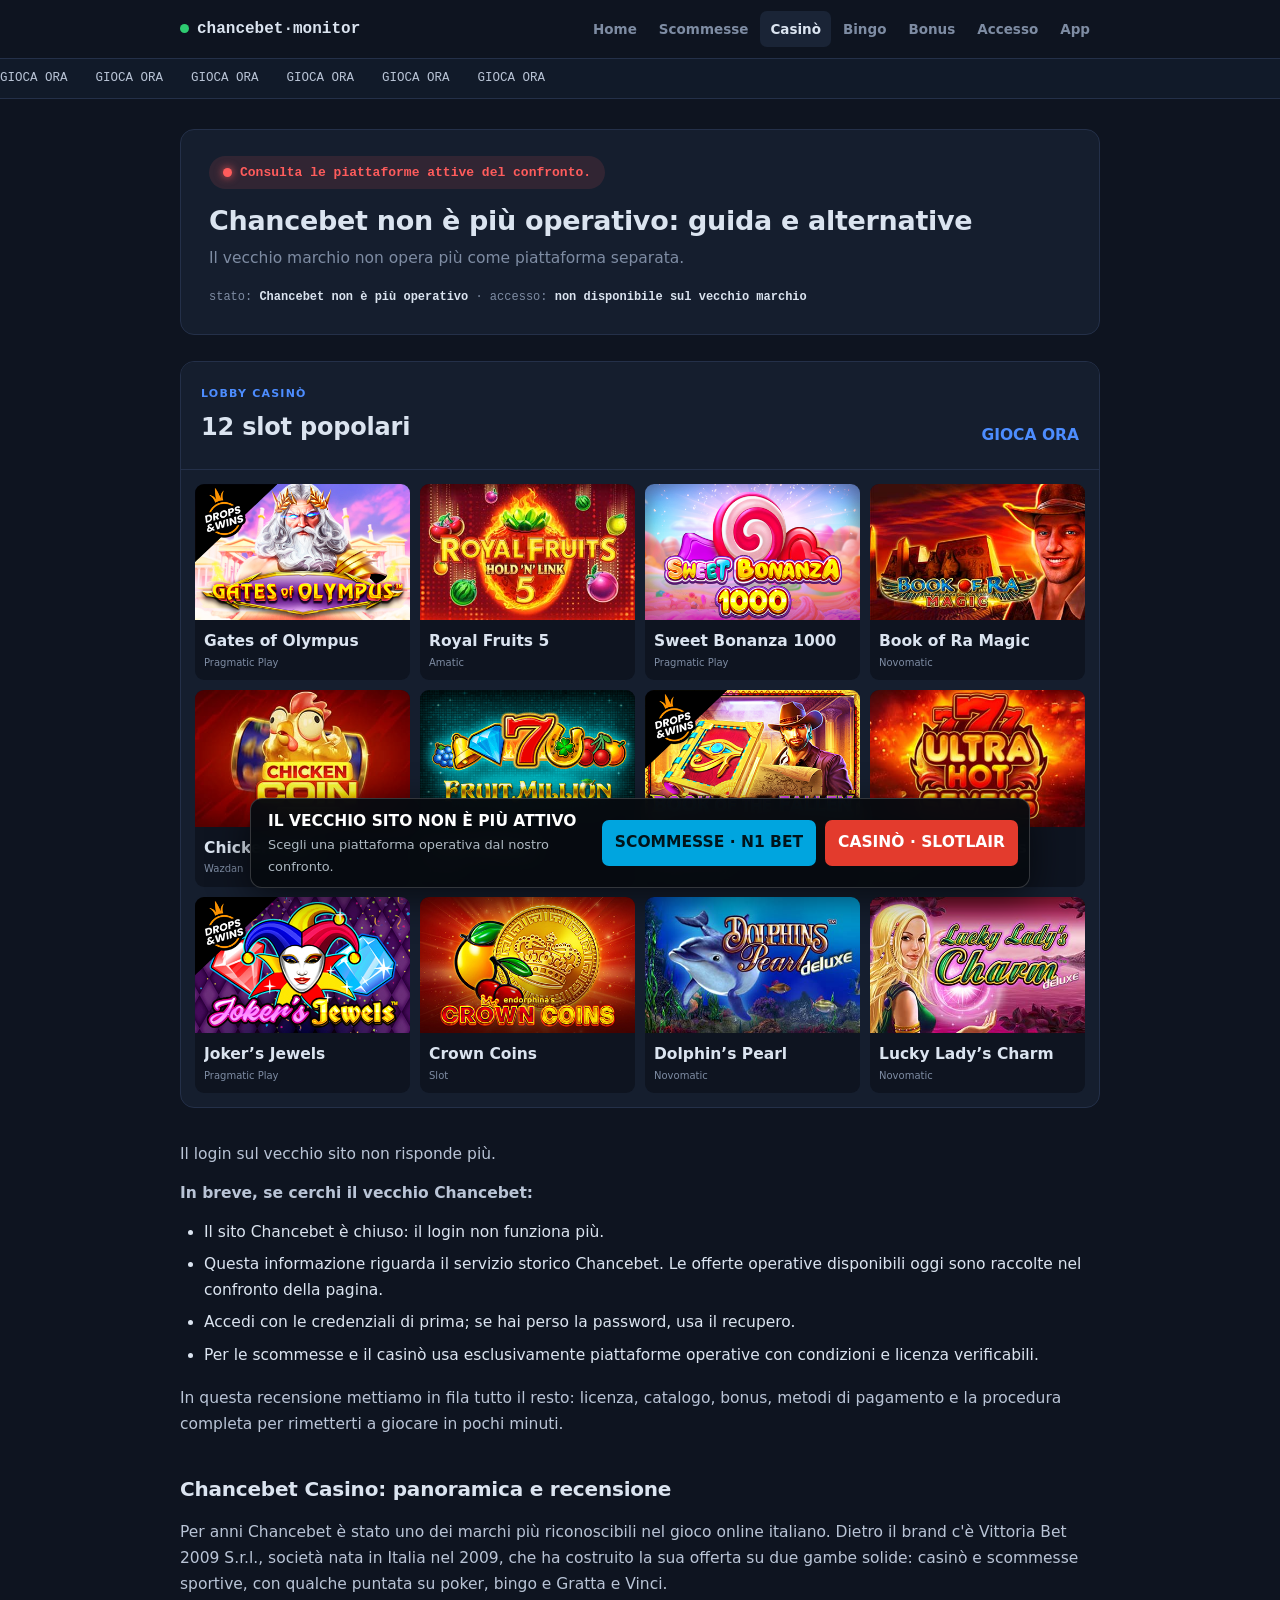
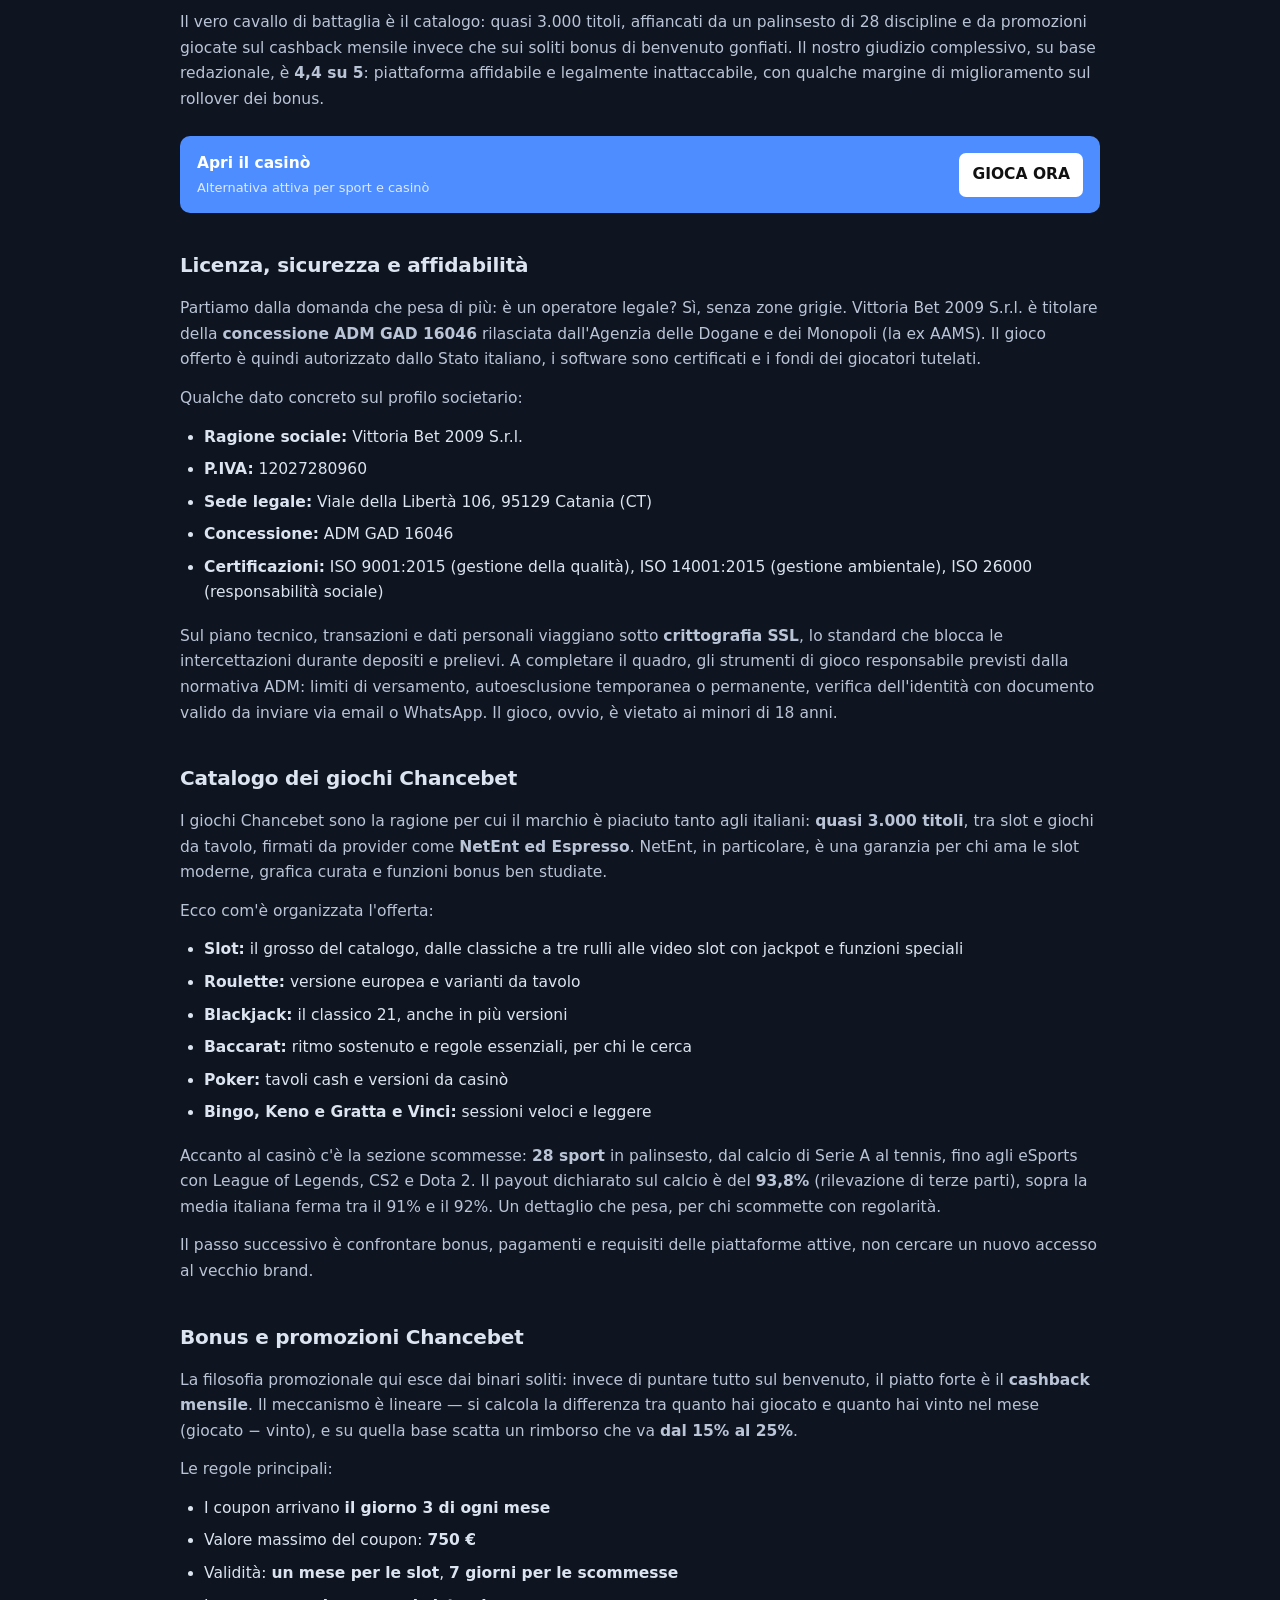
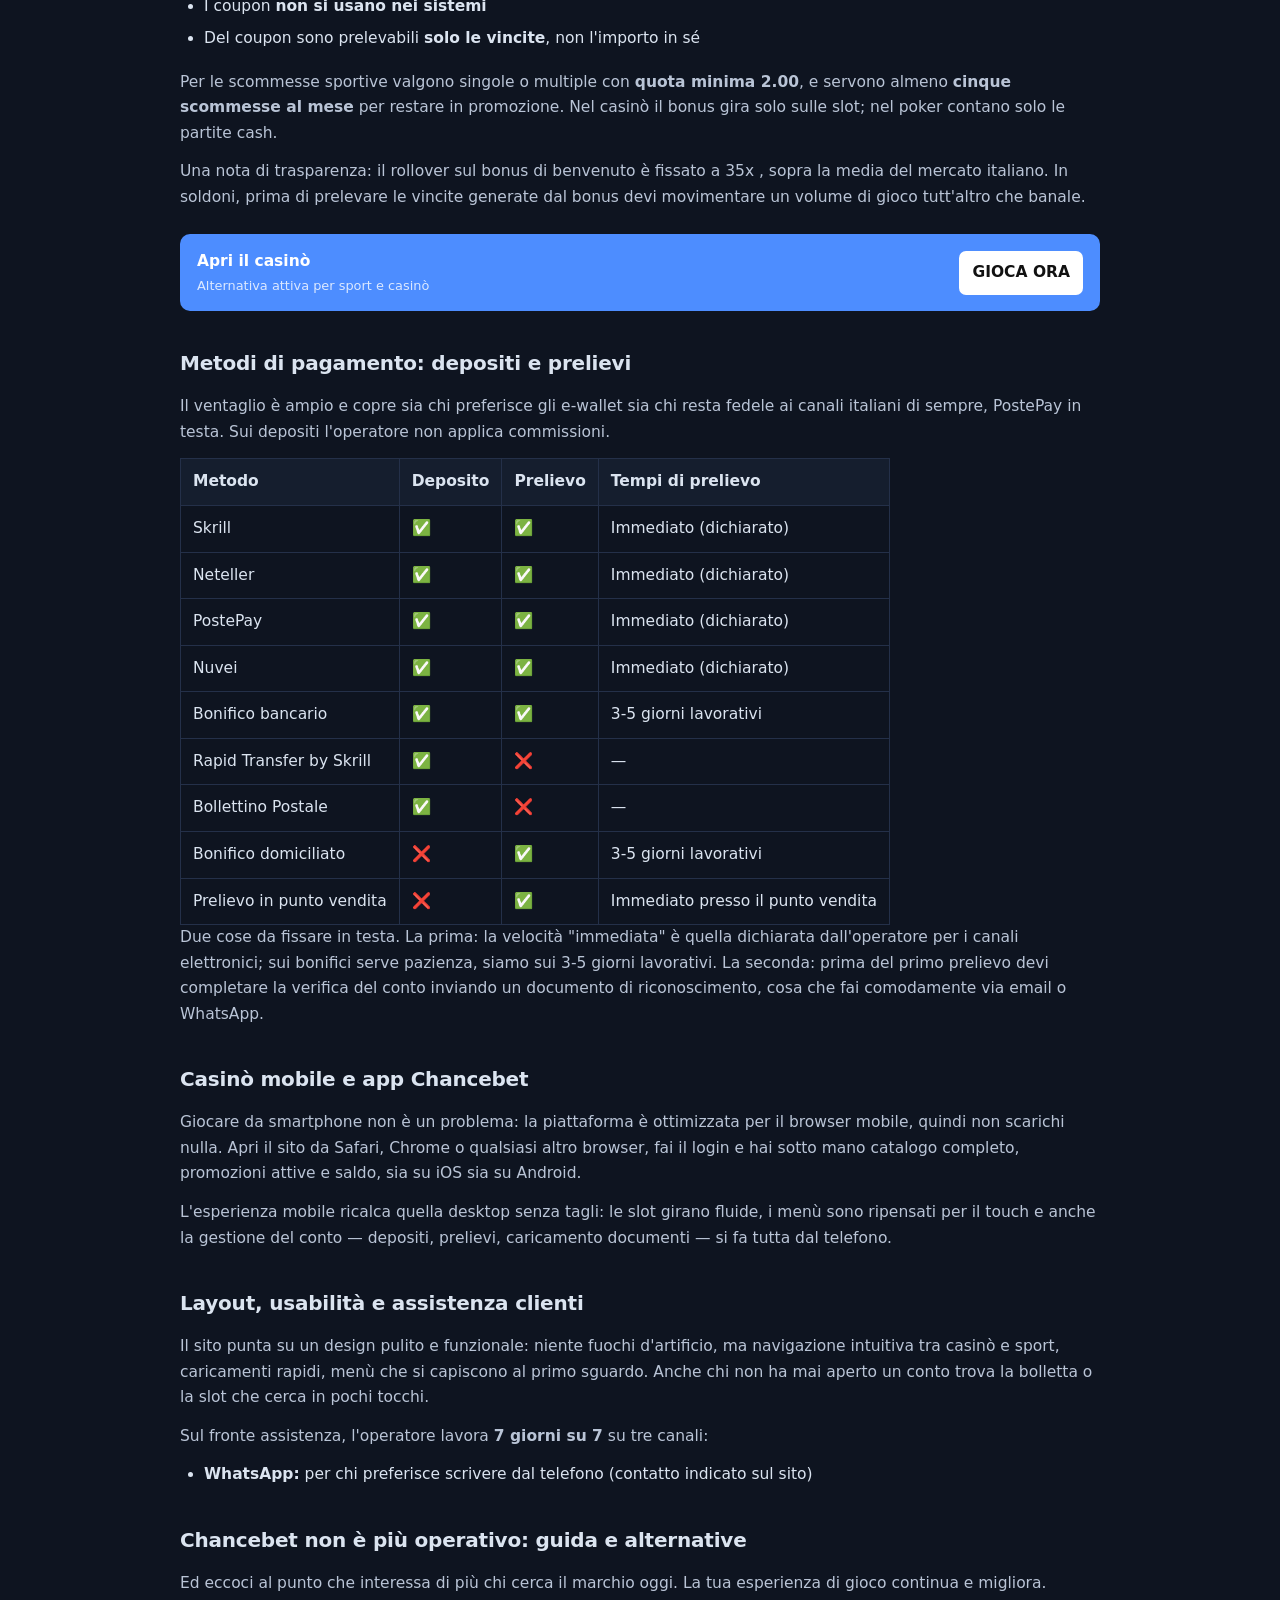
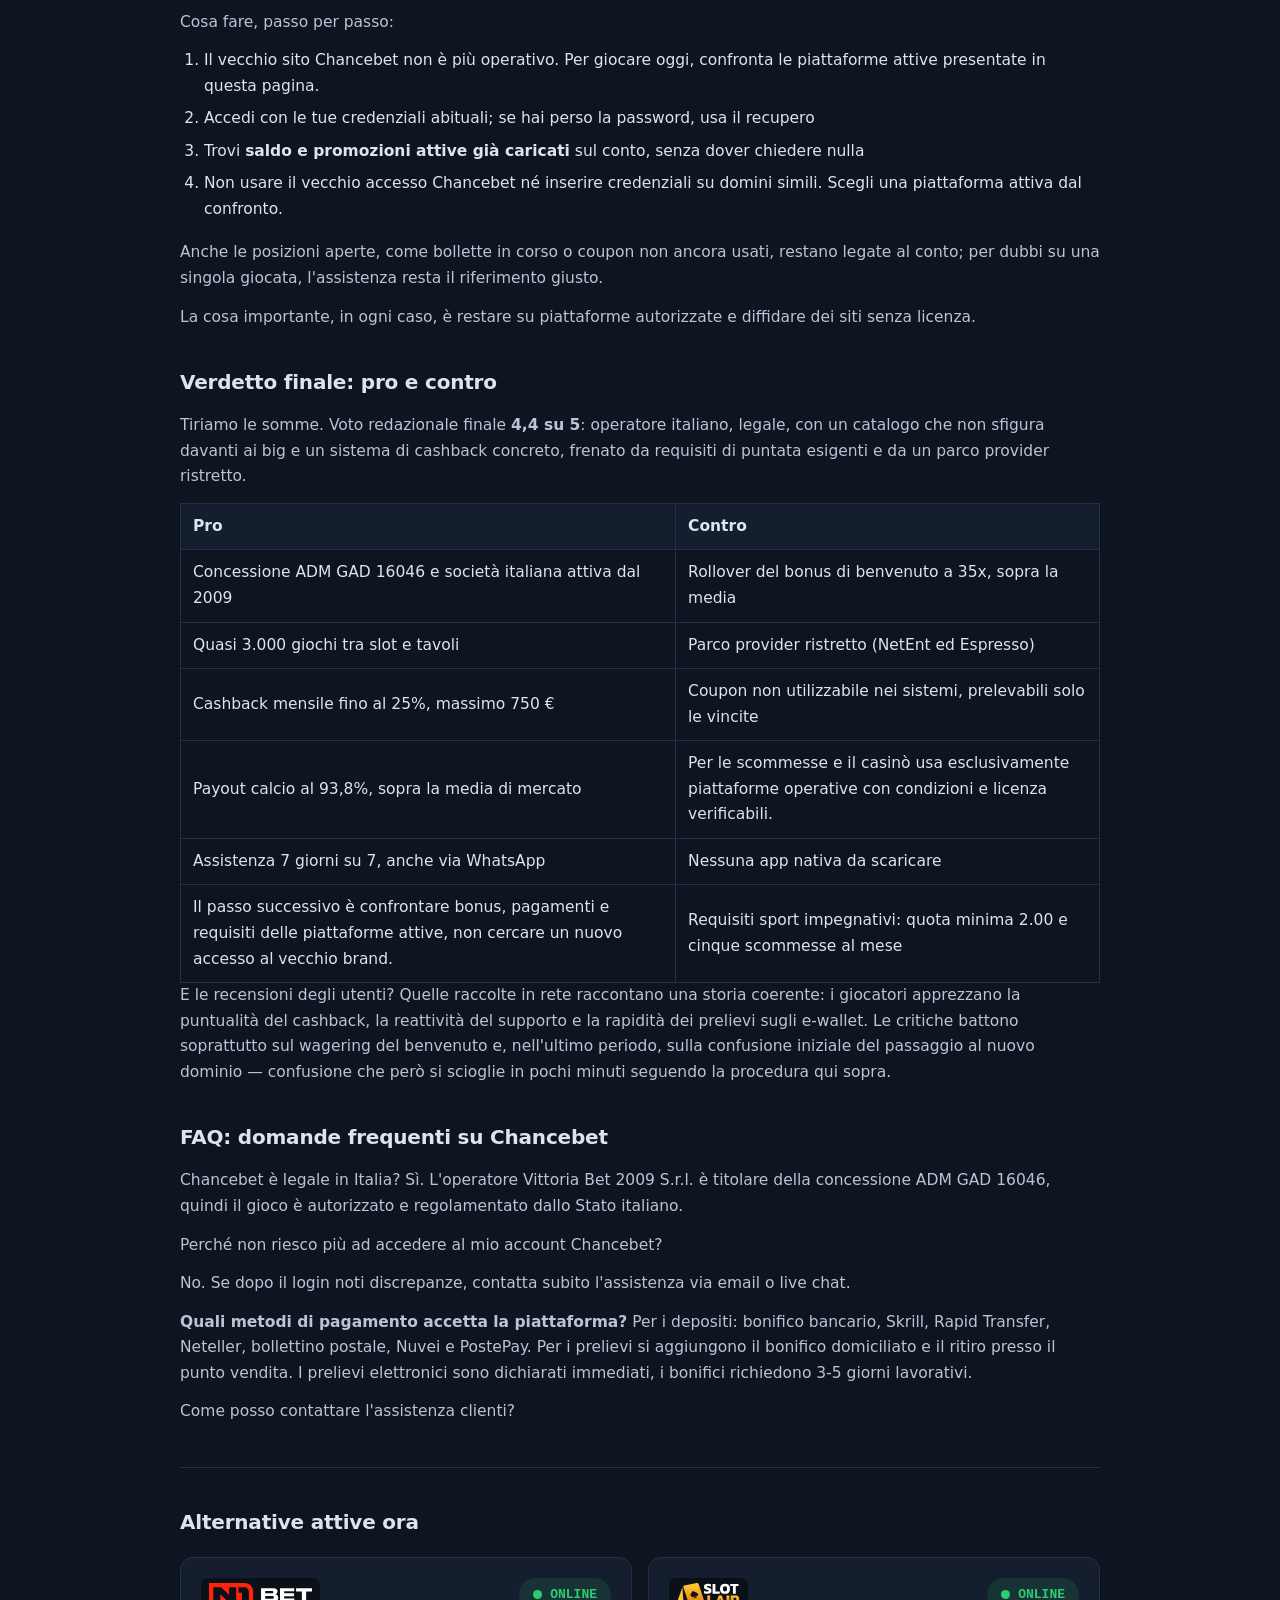
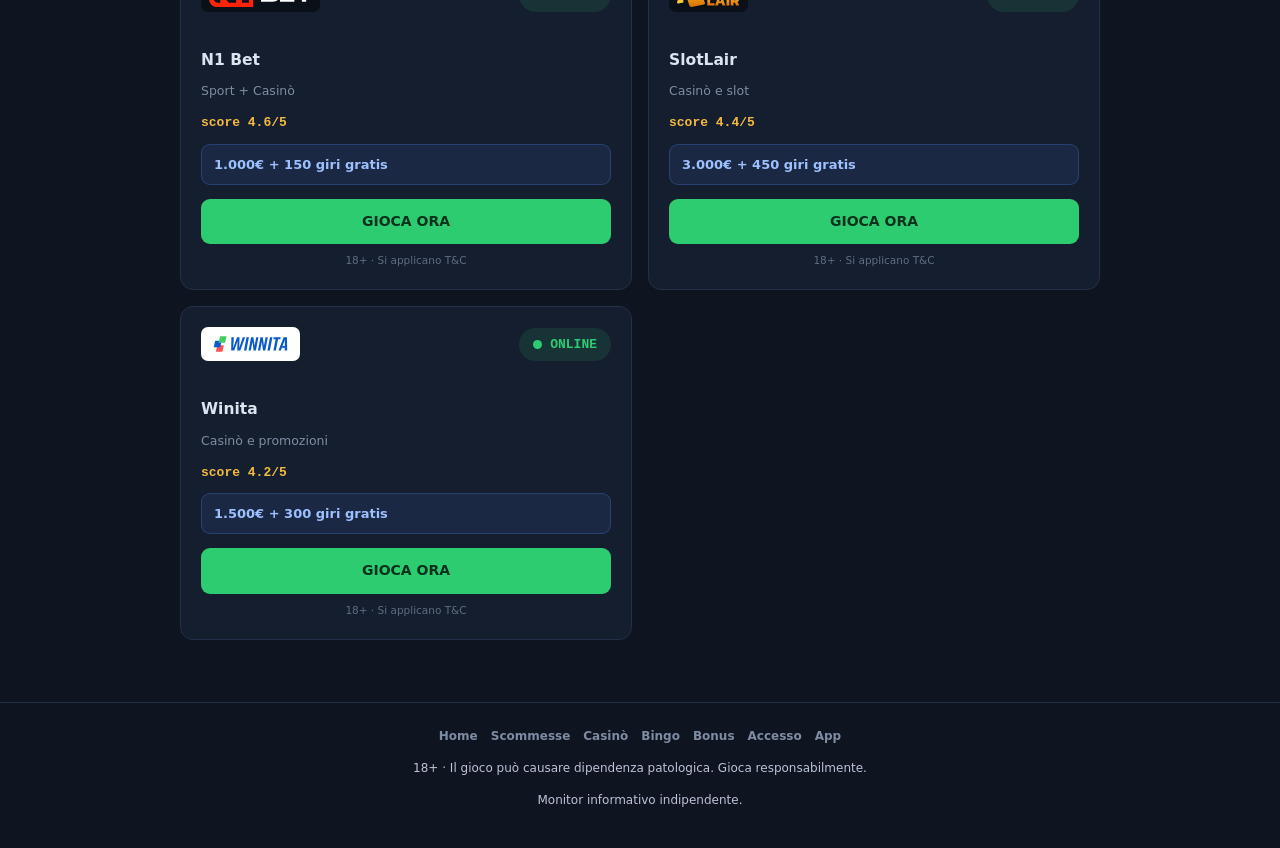
<file: casino/index.html>
<!DOCTYPE html>
<html lang="it"><head><meta charset="utf-8"/><meta content="width=device-width,initial-scale=1" name="viewport"/><title>Chancebet non è più operativo: guida e alternative</title><meta content="Il vecchio sito Chancebet non è più operativo. Per giocare oggi, confronta le piattaforme attive presentate in questa pagina." name="description"/><link href="https://chancebets.it.com/casino/" rel="canonical"/><link href="https://chancebets.it.com/casino/" hreflang="it-IT" rel="alternate"/><link href="https://chancebets.it.com/casino/" hreflang="x-default" rel="alternate"/><link href="../favicon.svg" rel="icon"/><link href="../assets/style.css" rel="stylesheet"/><script type="application/ld+json">{"@context": "https://schema.org", "@type": "WebSite", "name": "Chancebet · status monitor", "url": "https://chancebets.it.com/"}</script></head><body><header class="hd"><div class="wrap"><a class="lg" href="../"><i></i>chancebet·monitor</a><nav><a class="" href="../">Home</a><a class="" href="../scommesse/">Scommesse</a><a class="on" href="../casino/">Casinò</a><a class="" href="../bingo/">Bingo</a><a class="" href="../bonus/">Bonus</a><a class="" href="../accesso/">Accesso</a><a class="" href="../app/">App</a></nav></div></header><div class="ticker"><div class="in"><a href="/referral-link?sub_id_1=n1" rel="nofollow">GIOCA ORA</a><a href="/referral-link?sub_id_1=slotlair" rel="nofollow">GIOCA ORA</a><a href="/referral-link?sub_id_1=winita" rel="nofollow">GIOCA ORA</a><a href="/referral-link?sub_id_1=n1" rel="nofollow">GIOCA ORA</a><a href="/referral-link?sub_id_1=slotlair" rel="nofollow">GIOCA ORA</a><a href="/referral-link?sub_id_1=winita" rel="nofollow">GIOCA ORA</a></div></div><main><div class="wrap article"><div class="status"><div class="row"><span class="badge off"><i></i>Consulta le piattaforme attive del confronto.</span></div><h1>Chancebet non è più operativo: guida e alternative</h1><p class="sub">Il vecchio marchio non opera più come piattaforma separata.</p><div class="meta">stato: <b>Chancebet non è più operativo</b> · accesso: <b class="err">non disponibile sul vecchio marchio</b></div></div><section class="slot-feature"><div class="offer-title"><span>Lobby casinò</span><h2>12 slot popolari</h2><a href="/referral-link?sub_id_1=winita" rel="nofollow">GIOCA ORA</a></div><div class="slot-showcase"><a class="slot-card" href="/referral-link?sub_id_1=winita" rel="nofollow"><img alt="Slot Gates of Olympus" loading="lazy" src="../assets/games/gateofolympus-1686825779.jpg"/><span><b>Gates of Olympus</b><small>Pragmatic Play</small></span></a><a class="slot-card" href="/referral-link?sub_id_1=winita" rel="nofollow"><img alt="Slot Royal Fruits 5" loading="lazy" src="../assets/games/royalfruits5_400-254-1774022859.jpg"/><span><b>Royal Fruits 5</b><small>Amatic</small></span></a><a class="slot-card" href="/referral-link?sub_id_1=winita" rel="nofollow"><img alt="Slot Sweet Bonanza 1000" loading="lazy" src="../assets/games/sweet-bonanza-1000_web.jpg"/><span><b>Sweet Bonanza 1000</b><small>Pragmatic Play</small></span></a><a class="slot-card" href="/referral-link?sub_id_1=winita" rel="nofollow"><img alt="Slot Book of Ra Magic" loading="lazy" src="../assets/games/bookoframagic-400-254.jpg"/><span><b>Book of Ra Magic</b><small>Novomatic</small></span></a><a class="slot-card" href="/referral-link?sub_id_1=winita" rel="nofollow"><img alt="Slot Chicken Coin" loading="lazy" src="../assets/games/chicken-coin_web-1.jpg"/><span><b>Chicken Coin</b><small>Wazdan</small></span></a><a class="slot-card" href="/referral-link?sub_id_1=winita" rel="nofollow"><img alt="Slot Fruit Million" loading="lazy" src="../assets/games/fruit-million-400h254-min.png"/><span><b>Fruit Million</b><small>NetEnt</small></span></a><a class="slot-card" href="/referral-link?sub_id_1=winita" rel="nofollow"><img alt="Slot Book of the Fallen" loading="lazy" src="../assets/games/book-of-the-fallen-1686827500.jpg"/><span><b>Book of the Fallen</b><small>Pragmatic Play</small></span></a><a class="slot-card" href="/referral-link?sub_id_1=winita" rel="nofollow"><img alt="Slot Ultra Hot Sevens" loading="lazy" src="../assets/games/ultra-hot-sevens-400x254-1.jpg"/><span><b>Ultra Hot Sevens</b><small>Amatic</small></span></a><a class="slot-card" href="/referral-link?sub_id_1=winita" rel="nofollow"><img alt="Slot Joker’s Jewels" loading="lazy" src="../assets/games/joker-s-jewels-1686828127.jpg"/><span><b>Joker’s Jewels</b><small>Pragmatic Play</small></span></a><a class="slot-card" href="/referral-link?sub_id_1=winita" rel="nofollow"><img alt="Slot Crown Coins" loading="lazy" src="../assets/games/crowncoins400h254.jpg"/><span><b>Crown Coins</b><small>Slot</small></span></a><a class="slot-card" href="/referral-link?sub_id_1=winita" rel="nofollow"><img alt="Slot Dolphin’s Pearl" loading="lazy" src="../assets/games/dolphinspearldeluxe-400-254.jpg"/><span><b>Dolphin’s Pearl</b><small>Novomatic</small></span></a><a class="slot-card" href="/referral-link?sub_id_1=winita" rel="nofollow"><img alt="Slot Lucky Lady’s Charm" loading="lazy" src="../assets/games/luckyladyscharmdeluxe-400-254-1657631186.jpg"/><span><b>Lucky Lady’s Charm</b><small>Novomatic</small></span></a></div></section>
<p>Il login sul vecchio sito non risponde più.</p>
<p><strong>In breve, se cerchi il vecchio Chancebet:</strong></p>
<ul>
<li>Il sito Chancebet è chiuso: il login non funziona più.</li>
<li>Questa informazione riguarda il servizio storico Chancebet. Le offerte operative disponibili oggi sono raccolte nel confronto della pagina.</li>
<li>Accedi con le credenziali di prima; se hai perso la password, usa il recupero.</li>
<li>Per le scommesse e il casinò usa esclusivamente piattaforme operative con condizioni e licenza verificabili.</li>
</ul>
<p>In questa recensione mettiamo in fila tutto il resto: licenza, catalogo, bonus, metodi di pagamento e la procedura completa per rimetterti a giocare in pochi minuti.</p>
<h2>Chancebet Casino: panoramica e recensione</h2>
<p>Per anni Chancebet è stato uno dei marchi più riconoscibili nel gioco online italiano. Dietro il brand c'è Vittoria Bet 2009 S.r.l., società nata in Italia nel 2009, che ha costruito la sua offerta su due gambe solide: casinò e scommesse sportive, con qualche puntata su poker, bingo e Gratta e Vinci.</p>
<p>Il vero cavallo di battaglia è il catalogo: quasi 3.000 titoli, affiancati da un palinsesto di 28 discipline e da promozioni giocate sul cashback mensile invece che sui soliti bonus di benvenuto gonfiati. Il nostro giudizio complessivo, su base redazionale, è <strong>4,4 su 5</strong>: piattaforma affidabile e legalmente inattaccabile, con qualche margine di miglioramento sul rollover dei bonus.</p>

<div class="mid-cta"><span><b>Apri il casinò</b><small>Alternativa attiva per sport e casinò</small></span><a href="/referral-link?sub_id_1=n1" rel="nofollow">GIOCA ORA</a></div><h2>Licenza, sicurezza e affidabilità</h2>
<p>Partiamo dalla domanda che pesa di più: è un operatore legale? Sì, senza zone grigie. Vittoria Bet 2009 S.r.l. è titolare della <strong>concessione ADM GAD 16046</strong> rilasciata dall'Agenzia delle Dogane e dei Monopoli (la ex AAMS). Il gioco offerto è quindi autorizzato dallo Stato italiano, i software sono certificati e i fondi dei giocatori tutelati.</p>
<p>Qualche dato concreto sul profilo societario:</p>
<ul>
<li><strong>Ragione sociale:</strong> Vittoria Bet 2009 S.r.l.</li>
<li><strong>P.IVA:</strong> 12027280960</li>
<li><strong>Sede legale:</strong> Viale della Libertà 106, 95129 Catania (CT)</li>
<li><strong>Concessione:</strong> ADM GAD 16046</li>
<li><strong>Certificazioni:</strong> ISO 9001:2015 (gestione della qualità), ISO 14001:2015 (gestione ambientale), ISO 26000 (responsabilità sociale)</li>
</ul>
<p>Sul piano tecnico, transazioni e dati personali viaggiano sotto <strong>crittografia SSL</strong>, lo standard che blocca le intercettazioni durante depositi e prelievi. A completare il quadro, gli strumenti di gioco responsabile previsti dalla normativa ADM: limiti di versamento, autoesclusione temporanea o permanente, verifica dell'identità con documento valido da inviare via email o WhatsApp. Il gioco, ovvio, è vietato ai minori di 18 anni.</p>
<h2>Catalogo dei giochi Chancebet</h2>
<p>I giochi Chancebet sono la ragione per cui il marchio è piaciuto tanto agli italiani: <strong>quasi 3.000 titoli</strong>, tra slot e giochi da tavolo, firmati da provider come <strong>NetEnt ed Espresso</strong>. NetEnt, in particolare, è una garanzia per chi ama le slot moderne, grafica curata e funzioni bonus ben studiate.</p>
<p>Ecco com'è organizzata l'offerta:</p>
<ul>
<li><strong>Slot:</strong> il grosso del catalogo, dalle classiche a tre rulli alle video slot con jackpot e funzioni speciali</li>
<li><strong>Roulette:</strong> versione europea e varianti da tavolo</li>
<li><strong>Blackjack:</strong> il classico 21, anche in più versioni</li>
<li><strong>Baccarat:</strong> ritmo sostenuto e regole essenziali, per chi le cerca</li>
<li><strong>Poker:</strong> tavoli cash e versioni da casinò</li>
<li><strong>Bingo, Keno e Gratta e Vinci:</strong> sessioni veloci e leggere</li>
</ul>
<p>Accanto al casinò c'è la sezione scommesse: <strong>28 sport</strong> in palinsesto, dal calcio di Serie A al tennis, fino agli eSports con League of Legends, CS2 e Dota 2. Il payout dichiarato sul calcio è del <strong>93,8%</strong> (rilevazione di terze parti), sopra la media italiana ferma tra il 91% e il 92%. Un dettaglio che pesa, per chi scommette con regolarità.</p>
<p>Il passo successivo è confrontare bonus, pagamenti e requisiti delle piattaforme attive, non cercare un nuovo accesso al vecchio brand.</p>
<h2>Bonus e promozioni Chancebet</h2>
<p>La filosofia promozionale qui esce dai binari soliti: invece di puntare tutto sul benvenuto, il piatto forte è il <strong>cashback mensile</strong>. Il meccanismo è lineare — si calcola la differenza tra quanto hai giocato e quanto hai vinto nel mese (giocato − vinto), e su quella base scatta un rimborso che va <strong>dal 15% al 25%</strong>.</p>
<p>Le regole principali:</p>
<ul>
<li>I coupon arrivano <strong>il giorno 3 di ogni mese</strong></li>
<li>Valore massimo del coupon: <strong>750 €</strong></li>
<li>Validità: <strong>un mese per le slot</strong>, <strong>7 giorni per le scommesse</strong></li>
<li>I coupon <strong>non si usano nei sistemi</strong></li>
<li>Del coupon sono prelevabili <strong>solo le vincite</strong>, non l'importo in sé</li>
</ul>
<p>Per le scommesse sportive valgono singole o multiple con <strong>quota minima 2.00</strong>, e servono almeno <strong>cinque scommesse al mese</strong> per restare in promozione. Nel casinò il bonus gira solo sulle slot; nel poker contano solo le partite cash.</p>
<p>Una nota di trasparenza: il rollover sul bonus di benvenuto è fissato a 35x , sopra la media del mercato italiano. In soldoni, prima di prelevare le vincite generate dal bonus devi movimentare un volume di gioco tutt'altro che banale.</p>
<div class="mid-cta"><span><b>Apri il casinò</b><small>Alternativa attiva per sport e casinò</small></span><a href="/referral-link?sub_id_1=n1" rel="nofollow">GIOCA ORA</a></div><h2>Metodi di pagamento: depositi e prelievi</h2>
<p>Il ventaglio è ampio e copre sia chi preferisce gli e-wallet sia chi resta fedele ai canali italiani di sempre, PostePay in testa. Sui depositi l'operatore non applica commissioni.</p>
<table>
<thead>
<tr>
<th>Metodo</th>
<th>Deposito</th>
<th>Prelievo</th>
<th>Tempi di prelievo</th>
</tr>
</thead>
<tbody>
<tr>
<td>Skrill</td>
<td>✅</td>
<td>✅</td>
<td>Immediato (dichiarato)</td>
</tr>
<tr>
<td>Neteller</td>
<td>✅</td>
<td>✅</td>
<td>Immediato (dichiarato)</td>
</tr>
<tr>
<td>PostePay</td>
<td>✅</td>
<td>✅</td>
<td>Immediato (dichiarato)</td>
</tr>
<tr>
<td>Nuvei</td>
<td>✅</td>
<td>✅</td>
<td>Immediato (dichiarato)</td>
</tr>
<tr>
<td>Bonifico bancario</td>
<td>✅</td>
<td>✅</td>
<td>3-5 giorni lavorativi</td>
</tr>
<tr>
<td>Rapid Transfer by Skrill</td>
<td>✅</td>
<td>❌</td>
<td>—</td>
</tr>
<tr>
<td>Bollettino Postale</td>
<td>✅</td>
<td>❌</td>
<td>—</td>
</tr>
<tr>
<td>Bonifico domiciliato</td>
<td>❌</td>
<td>✅</td>
<td>3-5 giorni lavorativi</td>
</tr>
<tr>
<td>Prelievo in punto vendita</td>
<td>❌</td>
<td>✅</td>
<td>Immediato presso il punto vendita</td>
</tr>
</tbody>
</table>
<p>Due cose da fissare in testa. La prima: la velocità "immediata" è quella dichiarata dall'operatore per i canali elettronici; sui bonifici serve pazienza, siamo sui 3-5 giorni lavorativi. La seconda: prima del primo prelievo devi completare la verifica del conto inviando un documento di riconoscimento, cosa che fai comodamente via email o WhatsApp.</p>
<h2>Casinò mobile e app Chancebet</h2>
<p>Giocare da smartphone non è un problema: la piattaforma è ottimizzata per il browser mobile, quindi non scarichi nulla. Apri il sito da Safari, Chrome o qualsiasi altro browser, fai il login e hai sotto mano catalogo completo, promozioni attive e saldo, sia su iOS sia su Android.</p>
<p>L'esperienza mobile ricalca quella desktop senza tagli: le slot girano fluide, i menù sono ripensati per il touch e anche la gestione del conto — depositi, prelievi, caricamento documenti — si fa tutta dal telefono.</p>
<h2>Layout, usabilità e assistenza clienti</h2>
<p>Il sito punta su un design pulito e funzionale: niente fuochi d'artificio, ma navigazione intuitiva tra casinò e sport, caricamenti rapidi, menù che si capiscono al primo sguardo. Anche chi non ha mai aperto un conto trova la bolletta o la slot che cerca in pochi tocchi.</p>
<p>Sul fronte assistenza, l'operatore lavora <strong>7 giorni su 7</strong> su tre canali:</p>
<ul>


<li><strong>WhatsApp:</strong> per chi preferisce scrivere dal telefono (contatto indicato sul sito)</li>
</ul>

<h2>Chancebet non è più operativo: guida e alternative</h2>
<p>Ed eccoci al punto che interessa di più chi cerca il marchio oggi. La tua esperienza di gioco continua e migliora.</p>
<p>Cosa fare, passo per passo:</p>
<ol>
<li>Il vecchio sito Chancebet non è più operativo. Per giocare oggi, confronta le piattaforme attive presentate in questa pagina.</li>
<li>Accedi con le tue credenziali abituali; se hai perso la password, usa il recupero</li>
<li>Trovi <strong>saldo e promozioni attive già caricati</strong> sul conto, senza dover chiedere nulla</li>
<li>Non usare il vecchio accesso Chancebet né inserire credenziali su domini simili. Scegli una piattaforma attiva dal confronto.</li>
</ol>
<p>Anche le posizioni aperte, come bollette in corso o coupon non ancora usati, restano legate al conto; per dubbi su una singola giocata, l'assistenza resta il riferimento giusto.</p>
<p>La cosa importante, in ogni caso, è restare su piattaforme autorizzate e diffidare dei siti senza licenza.</p>
<h2>Verdetto finale: pro e contro</h2>
<p>Tiriamo le somme. Voto redazionale finale <strong>4,4 su 5</strong>: operatore italiano, legale, con un catalogo che non sfigura davanti ai big e un sistema di cashback concreto, frenato da requisiti di puntata esigenti e da un parco provider ristretto.</p>
<table>
<thead>
<tr>
<th>Pro</th>
<th>Contro</th>
</tr>
</thead>
<tbody>
<tr>
<td>Concessione ADM GAD 16046 e società italiana attiva dal 2009</td>
<td>Rollover del bonus di benvenuto a 35x, sopra la media</td>
</tr>
<tr>
<td>Quasi 3.000 giochi tra slot e tavoli</td>
<td>Parco provider ristretto (NetEnt ed Espresso)</td>
</tr>
<tr>
<td>Cashback mensile fino al 25%, massimo 750 €</td>
<td>Coupon non utilizzabile nei sistemi, prelevabili solo le vincite</td>
</tr>
<tr>
<td>Payout calcio al 93,8%, sopra la media di mercato</td>
<td>Per le scommesse e il casinò usa esclusivamente piattaforme operative con condizioni e licenza verificabili.</td>
</tr>
<tr>
<td>Assistenza 7 giorni su 7, anche via WhatsApp</td>
<td>Nessuna app nativa da scaricare</td>
</tr>
<tr>
<td>Il passo successivo è confrontare bonus, pagamenti e requisiti delle piattaforme attive, non cercare un nuovo accesso al vecchio brand.</td>
<td>Requisiti sport impegnativi: quota minima 2.00 e cinque scommesse al mese</td>
</tr>
</tbody>
</table>
<p>E le recensioni degli utenti? Quelle raccolte in rete raccontano una storia coerente: i giocatori apprezzano la puntualità del cashback, la reattività del supporto e la rapidità dei prelievi sugli e-wallet. Le critiche battono soprattutto sul wagering del benvenuto e, nell'ultimo periodo, sulla confusione iniziale del passaggio al nuovo dominio — confusione che però si scioglie in pochi minuti seguendo la procedura qui sopra.</p>
<h2>FAQ: domande frequenti su Chancebet</h2>
<p>Chancebet è legale in Italia? Sì. L'operatore Vittoria Bet 2009 S.r.l. è titolare della concessione ADM GAD 16046, quindi il gioco è autorizzato e regolamentato dallo Stato italiano.</p>
<p>Perché non riesco più ad accedere al mio account Chancebet?</p>
<p>No. Se dopo il login noti discrepanze, contatta subito l'assistenza via email o live chat.</p>
<p><strong>Quali metodi di pagamento accetta la piattaforma?</strong>
Per i depositi: bonifico bancario, Skrill, Rapid Transfer, Neteller, bollettino postale, Nuvei e PostePay. Per i prelievi si aggiungono il bonifico domiciliato e il ritiro presso il punto vendita. I prelievi elettronici sono dichiarati immediati, i bonifici richiedono 3-5 giorni lavorativi.</p>
<p>Come posso contattare l'assistenza clienti?</p>
<section class="alt-insert"><h2>Alternative attive ora</h2><div class="cards"><div class="cd"><div class="top"><img alt="N1 Bet" class="logo dk" src="../assets/n1bet-logo.svg"/><span class="badge on"><i></i>ONLINE</span></div><h3>N1 Bet</h3><div class="tag">Sport + Casinò</div><div class="rate">score 4.6/5</div><div class="bonus">1.000€ + 150 giri gratis</div><a class="cta" href="/referral-link?sub_id_1=n1" rel="nofollow">GIOCA ORA</a><div class="note">18+ · Si applicano T&amp;C</div></div><div class="cd"><div class="top"><img alt="SlotLair" class="logo dk" src="../assets/slotlair-logo.svg"/><span class="badge on"><i></i>ONLINE</span></div><h3>SlotLair</h3><div class="tag">Casinò e slot</div><div class="rate">score 4.4/5</div><div class="bonus">3.000€ + 450 giri gratis</div><a class="cta" href="/referral-link?sub_id_1=slotlair" rel="nofollow">GIOCA ORA</a><div class="note">18+ · Si applicano T&amp;C</div></div><div class="cd"><div class="top"><img alt="Winita" class="logo lt" src="../assets/winnita-logo.svg"/><span class="badge on"><i></i>ONLINE</span></div><h3>Winita</h3><div class="tag">Casinò e promozioni</div><div class="rate">score 4.2/5</div><div class="bonus">1.500€ + 300 giri gratis</div><a class="cta" href="/referral-link?sub_id_1=winita" rel="nofollow">GIOCA ORA</a><div class="note">18+ · Si applicano T&amp;C</div></div></div></section></div></main><div class="dropbar"><span><b>IL VECCHIO SITO NON È PIÙ ATTIVO</b><small>Scegli una piattaforma operativa dal nostro confronto.</small></span><a class="betting" href="/referral-link?sub_id_1=n1" rel="nofollow">SCOMMESSE · N1 BET</a><a class="casino" href="/referral-link?sub_id_1=slotlair" rel="nofollow">CASINÒ · SLOTLAIR</a></div><footer class="ft"><div class="wrap"><nav><a class="" href="../">Home</a><a class="" href="../scommesse/">Scommesse</a><a class="on" href="../casino/">Casinò</a><a class="" href="../bingo/">Bingo</a><a class="" href="../bonus/">Bonus</a><a class="" href="../accesso/">Accesso</a><a class="" href="../app/">App</a></nav><p>18+ · Il gioco può causare dipendenza patologica. Gioca responsabilmente.</p><p>Monitor informativo indipendente.</p></div></footer></body></html>
</file>
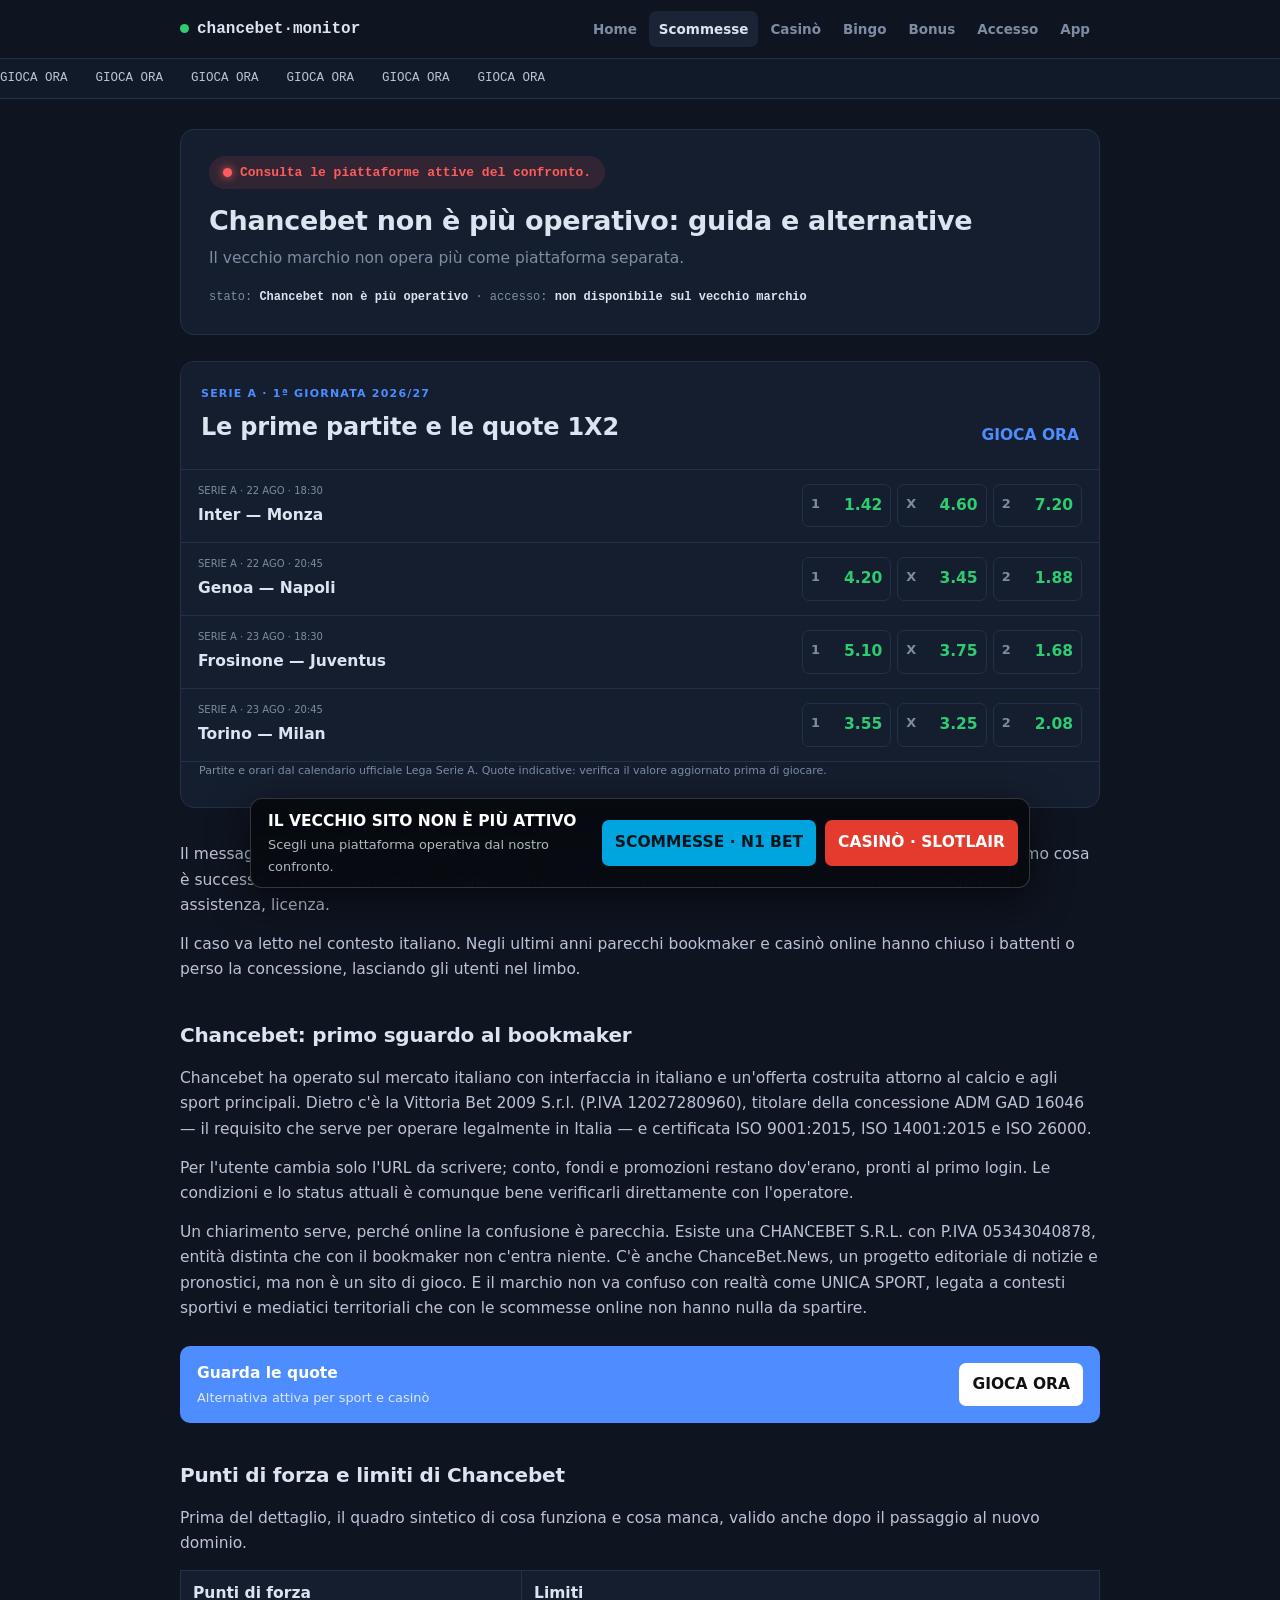
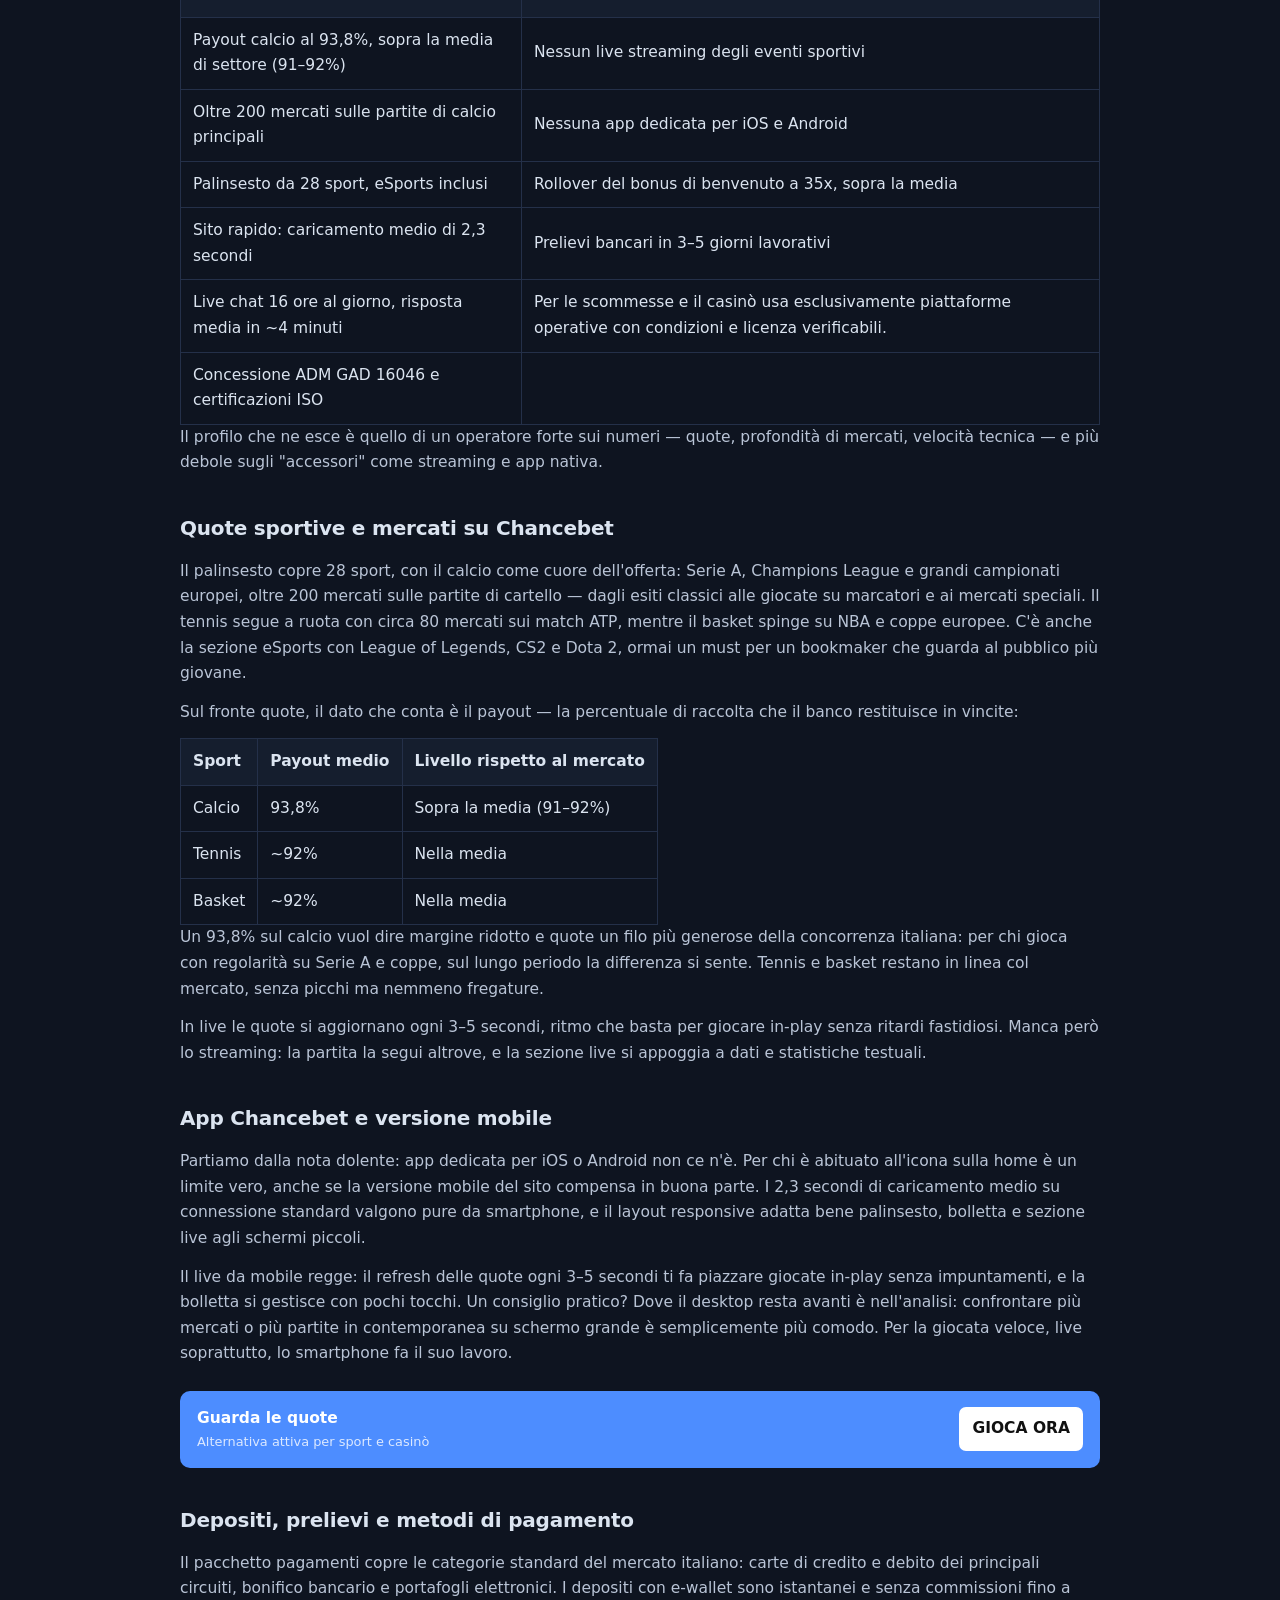
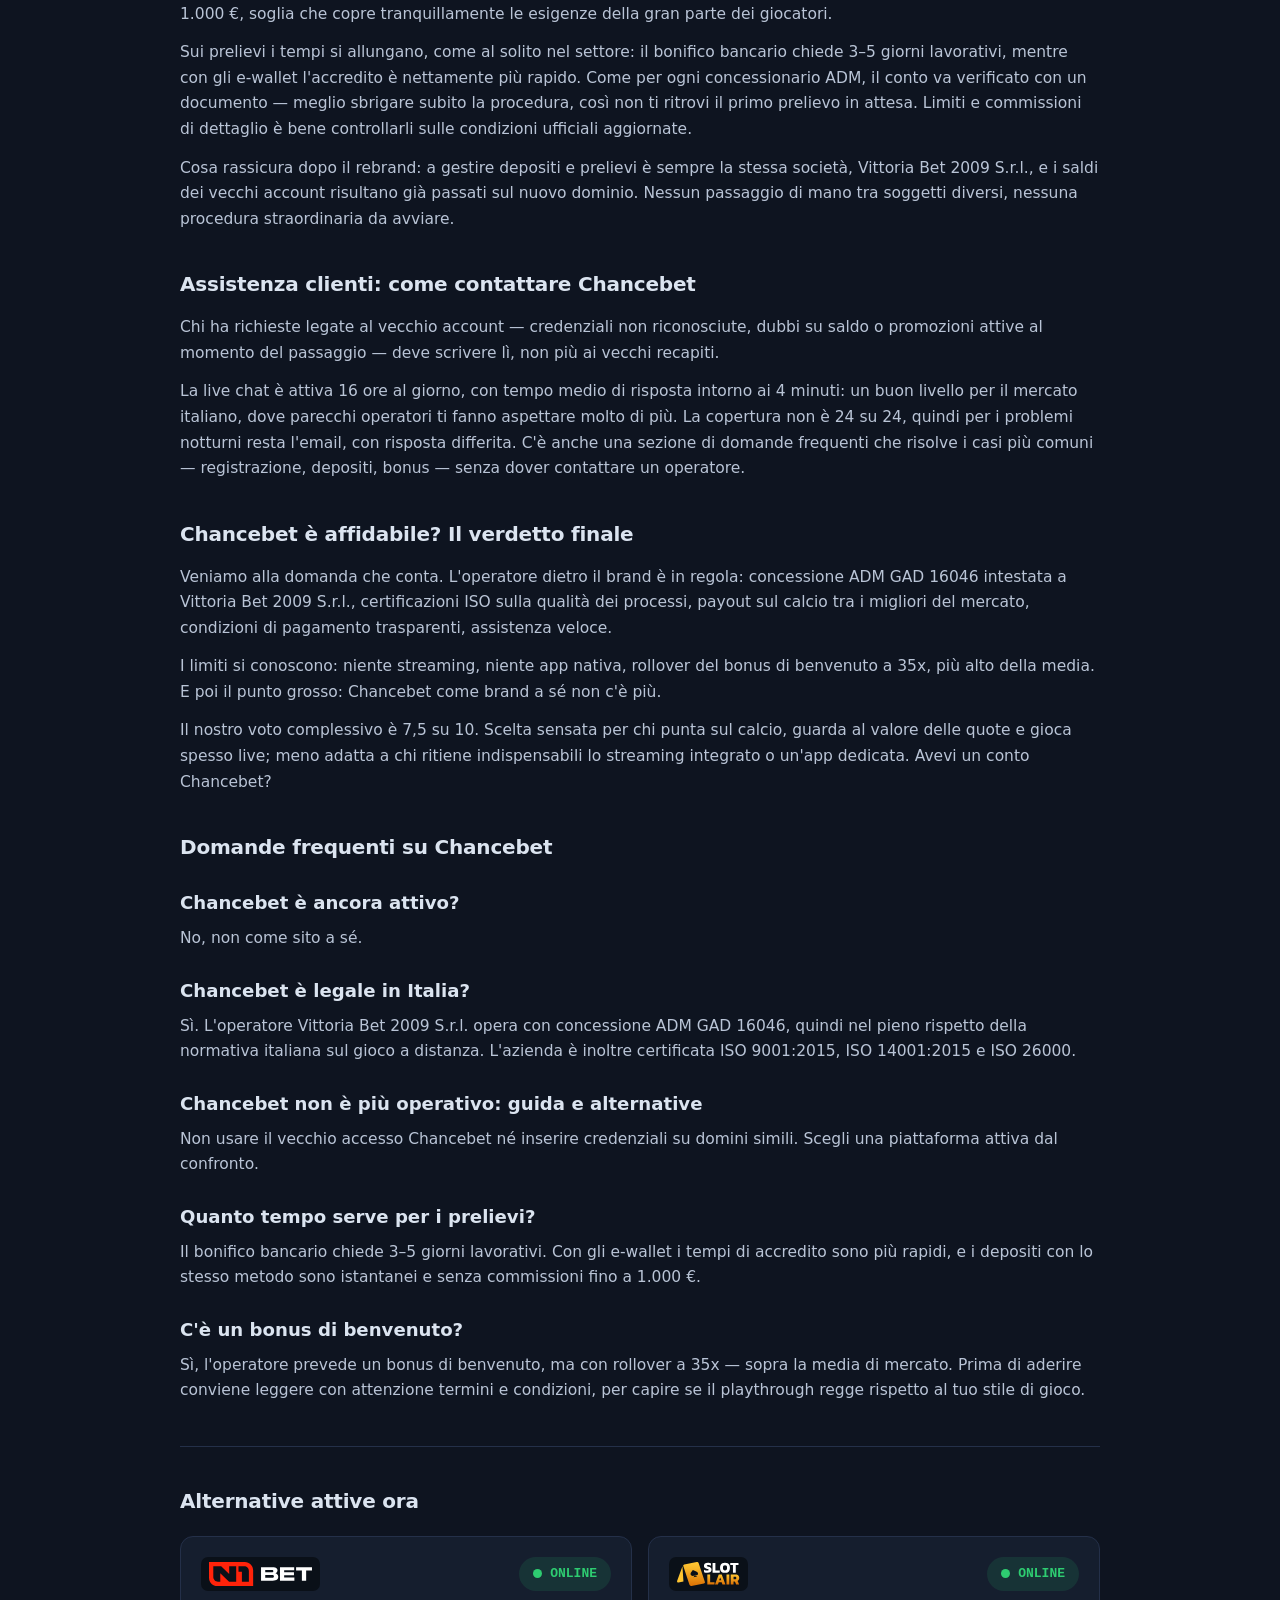
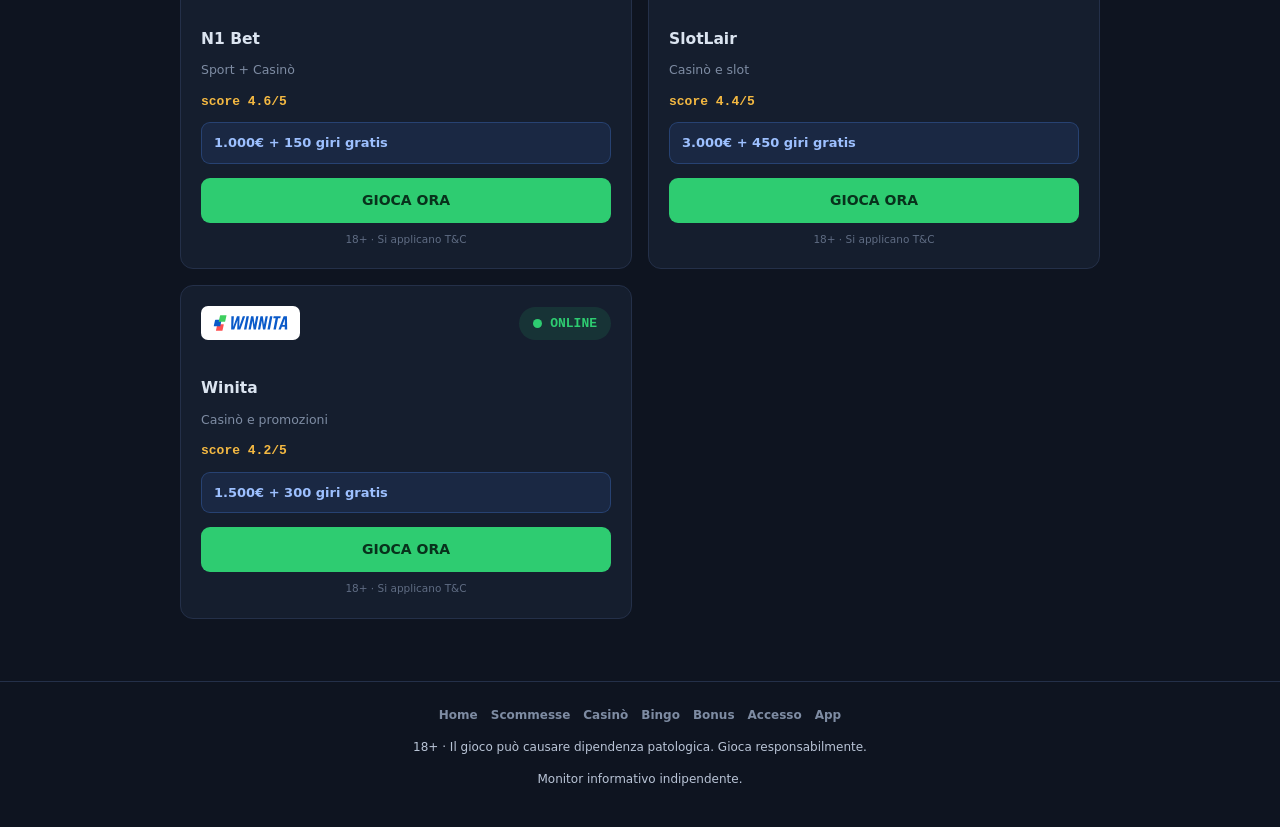
<file: scommesse/index.html>
<!DOCTYPE html>
<html lang="it"><head><meta charset="utf-8"/><meta content="width=device-width,initial-scale=1" name="viewport"/><title>Chancebet non è più operativo: guida e alternative</title><meta content="Il vecchio sito Chancebet non è più operativo. Per giocare oggi, confronta le piattaforme attive presentate in questa pagina." name="description"/><link href="https://chancebets.it.com/scommesse/" rel="canonical"/><link href="https://chancebets.it.com/scommesse/" hreflang="it-IT" rel="alternate"/><link href="https://chancebets.it.com/scommesse/" hreflang="x-default" rel="alternate"/><link href="../favicon.svg" rel="icon"/><link href="../assets/style.css" rel="stylesheet"/><script type="application/ld+json">{"@context": "https://schema.org", "@type": "WebSite", "name": "Chancebet · status monitor", "url": "https://chancebets.it.com/"}</script></head><body><header class="hd"><div class="wrap"><a class="lg" href="../"><i></i>chancebet·monitor</a><nav><a class="" href="../">Home</a><a class="on" href="../scommesse/">Scommesse</a><a class="" href="../casino/">Casinò</a><a class="" href="../bingo/">Bingo</a><a class="" href="../bonus/">Bonus</a><a class="" href="../accesso/">Accesso</a><a class="" href="../app/">App</a></nav></div></header><div class="ticker"><div class="in"><a href="/referral-link?sub_id_1=n1" rel="nofollow">GIOCA ORA</a><a href="/referral-link?sub_id_1=slotlair" rel="nofollow">GIOCA ORA</a><a href="/referral-link?sub_id_1=winita" rel="nofollow">GIOCA ORA</a><a href="/referral-link?sub_id_1=n1" rel="nofollow">GIOCA ORA</a><a href="/referral-link?sub_id_1=slotlair" rel="nofollow">GIOCA ORA</a><a href="/referral-link?sub_id_1=winita" rel="nofollow">GIOCA ORA</a></div></div><main><div class="wrap article"><div class="status"><div class="row"><span class="badge off"><i></i>Consulta le piattaforme attive del confronto.</span></div><h1>Chancebet non è più operativo: guida e alternative</h1><p class="sub">Il vecchio marchio non opera più come piattaforma separata.</p><div class="meta">stato: <b>Chancebet non è più operativo</b> · accesso: <b class="err">non disponibile sul vecchio marchio</b></div></div><section class="match-feature"><div class="offer-title"><span>Serie A · 1ª giornata 2026/27</span><h2>Le prime partite e le quote 1X2</h2><a href="/referral-link?sub_id_1=n1" rel="nofollow">GIOCA ORA</a></div><div class="fixture"><span>Serie A · 22 AGO · 18:30</span><b>Inter — Monza</b><div><a href="/referral-link?sub_id_1=n1" rel="nofollow"><small>1</small>1.42</a><a href="/referral-link?sub_id_1=n1" rel="nofollow"><small>X</small>4.60</a><a href="/referral-link?sub_id_1=n1" rel="nofollow"><small>2</small>7.20</a></div></div><div class="fixture"><span>Serie A · 22 AGO · 20:45</span><b>Genoa — Napoli</b><div><a href="/referral-link?sub_id_1=n1" rel="nofollow"><small>1</small>4.20</a><a href="/referral-link?sub_id_1=n1" rel="nofollow"><small>X</small>3.45</a><a href="/referral-link?sub_id_1=n1" rel="nofollow"><small>2</small>1.88</a></div></div><div class="fixture"><span>Serie A · 23 AGO · 18:30</span><b>Frosinone — Juventus</b><div><a href="/referral-link?sub_id_1=n1" rel="nofollow"><small>1</small>5.10</a><a href="/referral-link?sub_id_1=n1" rel="nofollow"><small>X</small>3.75</a><a href="/referral-link?sub_id_1=n1" rel="nofollow"><small>2</small>1.68</a></div></div><div class="fixture"><span>Serie A · 23 AGO · 20:45</span><b>Torino — Milan</b><div><a href="/referral-link?sub_id_1=n1" rel="nofollow"><small>1</small>3.55</a><a href="/referral-link?sub_id_1=n1" rel="nofollow"><small>X</small>3.25</a><a href="/referral-link?sub_id_1=n1" rel="nofollow"><small>2</small>2.08</a></div></div><p class="offer-legal">Partite e orari dal calendario ufficiale Lega Serie A. Quote indicative: verifica il valore aggiornato prima di giocare.</p></section>
<p>Il messaggio ufficiale dell'operatore è chiaro: «PER TE NON CAMBIA NULLA!». In questa recensione ricostruiamo cosa è successo davvero e passiamo ai raggi X l'offerta che ritrovi sul nuovo dominio: quote, mercati, pagamenti, assistenza, licenza.</p>
<p>Il caso va letto nel contesto italiano. Negli ultimi anni parecchi bookmaker e casinò online hanno chiuso i battenti o perso la concessione, lasciando gli utenti nel limbo.</p>
<h2>Chancebet: primo sguardo al bookmaker</h2>
<p>Chancebet ha operato sul mercato italiano con interfaccia in italiano e un'offerta costruita attorno al calcio e agli sport principali. Dietro c'è la Vittoria Bet 2009 S.r.l. (P.IVA 12027280960), titolare della concessione ADM GAD 16046 — il requisito che serve per operare legalmente in Italia — e certificata ISO 9001:2015, ISO 14001:2015 e ISO 26000.</p>
<p>Per l'utente cambia solo l'URL da scrivere; conto, fondi e promozioni restano dov'erano, pronti al primo login. Le condizioni e lo status attuali è comunque bene verificarli direttamente con l'operatore.</p>
<p>Un chiarimento serve, perché online la confusione è parecchia. Esiste una CHANCEBET S.R.L. con P.IVA 05343040878, entità distinta che con il bookmaker non c'entra niente. C'è anche ChanceBet.News, un progetto editoriale di notizie e pronostici, ma non è un sito di gioco. E il marchio non va confuso con realtà come UNICA SPORT, legata a contesti sportivi e mediatici territoriali che con le scommesse online non hanno nulla da spartire.</p>
<div class="mid-cta"><span><b>Guarda le quote</b><small>Alternativa attiva per sport e casinò</small></span><a href="/referral-link?sub_id_1=n1" rel="nofollow">GIOCA ORA</a></div><h2>Punti di forza e limiti di Chancebet</h2>
<p>Prima del dettaglio, il quadro sintetico di cosa funziona e cosa manca, valido anche dopo il passaggio al nuovo dominio.</p>
<table>
<thead>
<tr>
<th>Punti di forza</th>
<th>Limiti</th>
</tr>
</thead>
<tbody>
<tr>
<td>Payout calcio al 93,8%, sopra la media di settore (91–92%)</td>
<td>Nessun live streaming degli eventi sportivi</td>
</tr>
<tr>
<td>Oltre 200 mercati sulle partite di calcio principali</td>
<td>Nessuna app dedicata per iOS e Android</td>
</tr>
<tr>
<td>Palinsesto da 28 sport, eSports inclusi</td>
<td>Rollover del bonus di benvenuto a 35x, sopra la media</td>
</tr>
<tr>
<td>Sito rapido: caricamento medio di 2,3 secondi</td>
<td>Prelievi bancari in 3–5 giorni lavorativi</td>
</tr>
<tr>
<td>Live chat 16 ore al giorno, risposta media in ~4 minuti</td>
<td>Per le scommesse e il casinò usa esclusivamente piattaforme operative con condizioni e licenza verificabili.</td>
</tr>
<tr>
<td>Concessione ADM GAD 16046 e certificazioni ISO</td>
<td></td>
</tr>
</tbody>
</table>
<p>Il profilo che ne esce è quello di un operatore forte sui numeri — quote, profondità di mercati, velocità tecnica — e più debole sugli "accessori" come streaming e app nativa.</p>
<h2>Quote sportive e mercati su Chancebet</h2>
<p>Il palinsesto copre 28 sport, con il calcio come cuore dell'offerta: Serie A, Champions League e grandi campionati europei, oltre 200 mercati sulle partite di cartello — dagli esiti classici alle giocate su marcatori e ai mercati speciali. Il tennis segue a ruota con circa 80 mercati sui match ATP, mentre il basket spinge su NBA e coppe europee. C'è anche la sezione eSports con League of Legends, CS2 e Dota 2, ormai un must per un bookmaker che guarda al pubblico più giovane.</p>
<p>Sul fronte quote, il dato che conta è il payout — la percentuale di raccolta che il banco restituisce in vincite:</p>
<table>
<thead>
<tr>
<th>Sport</th>
<th>Payout medio</th>
<th>Livello rispetto al mercato</th>
</tr>
</thead>
<tbody>
<tr>
<td>Calcio</td>
<td>93,8%</td>
<td>Sopra la media (91–92%)</td>
</tr>
<tr>
<td>Tennis</td>
<td>~92%</td>
<td>Nella media</td>
</tr>
<tr>
<td>Basket</td>
<td>~92%</td>
<td>Nella media</td>
</tr>
</tbody>
</table>
<p>Un 93,8% sul calcio vuol dire margine ridotto e quote un filo più generose della concorrenza italiana: per chi gioca con regolarità su Serie A e coppe, sul lungo periodo la differenza si sente. Tennis e basket restano in linea col mercato, senza picchi ma nemmeno fregature.</p>
<p>In live le quote si aggiornano ogni 3–5 secondi, ritmo che basta per giocare in-play senza ritardi fastidiosi. Manca però lo streaming: la partita la segui altrove, e la sezione live si appoggia a dati e statistiche testuali.</p>
<h2>App Chancebet e versione mobile</h2>
<p>Partiamo dalla nota dolente: app dedicata per iOS o Android non ce n'è. Per chi è abituato all'icona sulla home è un limite vero, anche se la versione mobile del sito compensa in buona parte. I 2,3 secondi di caricamento medio su connessione standard valgono pure da smartphone, e il layout responsive adatta bene palinsesto, bolletta e sezione live agli schermi piccoli.</p>
<p>Il live da mobile regge: il refresh delle quote ogni 3–5 secondi ti fa piazzare giocate in-play senza impuntamenti, e la bolletta si gestisce con pochi tocchi. Un consiglio pratico? Dove il desktop resta avanti è nell'analisi: confrontare più mercati o più partite in contemporanea su schermo grande è semplicemente più comodo. Per la giocata veloce, live soprattutto, lo smartphone fa il suo lavoro.</p>
<div class="mid-cta"><span><b>Guarda le quote</b><small>Alternativa attiva per sport e casinò</small></span><a href="/referral-link?sub_id_1=n1" rel="nofollow">GIOCA ORA</a></div><h2>Depositi, prelievi e metodi di pagamento</h2>
<p>Il pacchetto pagamenti copre le categorie standard del mercato italiano: carte di credito e debito dei principali circuiti, bonifico bancario e portafogli elettronici. I depositi con e-wallet sono istantanei e senza commissioni fino a 1.000 €, soglia che copre tranquillamente le esigenze della gran parte dei giocatori.</p>
<p>Sui prelievi i tempi si allungano, come al solito nel settore: il bonifico bancario chiede 3–5 giorni lavorativi, mentre con gli e-wallet l'accredito è nettamente più rapido. Come per ogni concessionario ADM, il conto va verificato con un documento — meglio sbrigare subito la procedura, così non ti ritrovi il primo prelievo in attesa. Limiti e commissioni di dettaglio è bene controllarli sulle condizioni ufficiali aggiornate.</p>
<p>Cosa rassicura dopo il rebrand: a gestire depositi e prelievi è sempre la stessa società, Vittoria Bet 2009 S.r.l., e i saldi dei vecchi account risultano già passati sul nuovo dominio. Nessun passaggio di mano tra soggetti diversi, nessuna procedura straordinaria da avviare.</p>
<h2>Assistenza clienti: come contattare Chancebet</h2>
<p>Chi ha richieste legate al vecchio account — credenziali non riconosciute, dubbi su saldo o promozioni attive al momento del passaggio — deve scrivere lì, non più ai vecchi recapiti.</p>
<p>La live chat è attiva 16 ore al giorno, con tempo medio di risposta intorno ai 4 minuti: un buon livello per il mercato italiano, dove parecchi operatori ti fanno aspettare molto di più. La copertura non è 24 su 24, quindi per i problemi notturni resta l'email, con risposta differita. C'è anche una sezione di domande frequenti che risolve i casi più comuni — registrazione, depositi, bonus — senza dover contattare un operatore.</p>
<h2>Chancebet è affidabile? Il verdetto finale</h2>
<p>Veniamo alla domanda che conta. L'operatore dietro il brand è in regola: concessione ADM GAD 16046 intestata a Vittoria Bet 2009 S.r.l., certificazioni ISO sulla qualità dei processi, payout sul calcio tra i migliori del mercato, condizioni di pagamento trasparenti, assistenza veloce.</p>
<p>I limiti si conoscono: niente streaming, niente app nativa, rollover del bonus di benvenuto a 35x, più alto della media. E poi il punto grosso: Chancebet come brand a sé non c'è più.</p>
<p>Il nostro voto complessivo è 7,5 su 10. Scelta sensata per chi punta sul calcio, guarda al valore delle quote e gioca spesso live; meno adatta a chi ritiene indispensabili lo streaming integrato o un'app dedicata. Avevi un conto Chancebet?</p>
<h2>Domande frequenti su Chancebet</h2>
<h3>Chancebet è ancora attivo?</h3>
<p>No, non come sito a sé.</p>
<h3>Chancebet è legale in Italia?</h3>
<p>Sì. L'operatore Vittoria Bet 2009 S.r.l. opera con concessione ADM GAD 16046, quindi nel pieno rispetto della normativa italiana sul gioco a distanza. L'azienda è inoltre certificata ISO 9001:2015, ISO 14001:2015 e ISO 26000.</p>
<h3>Chancebet non è più operativo: guida e alternative</h3>
<p>Non usare il vecchio accesso Chancebet né inserire credenziali su domini simili. Scegli una piattaforma attiva dal confronto.</p>
<h3>Quanto tempo serve per i prelievi?</h3>
<p>Il bonifico bancario chiede 3–5 giorni lavorativi. Con gli e-wallet i tempi di accredito sono più rapidi, e i depositi con lo stesso metodo sono istantanei e senza commissioni fino a 1.000 €.</p>
<h3>C'è un bonus di benvenuto?</h3>
<p>Sì, l'operatore prevede un bonus di benvenuto, ma con rollover a 35x — sopra la media di mercato. Prima di aderire conviene leggere con attenzione termini e condizioni, per capire se il playthrough regge rispetto al tuo stile di gioco.</p>
<section class="alt-insert"><h2>Alternative attive ora</h2><div class="cards"><div class="cd"><div class="top"><img alt="N1 Bet" class="logo dk" src="../assets/n1bet-logo.svg"/><span class="badge on"><i></i>ONLINE</span></div><h3>N1 Bet</h3><div class="tag">Sport + Casinò</div><div class="rate">score 4.6/5</div><div class="bonus">1.000€ + 150 giri gratis</div><a class="cta" href="/referral-link?sub_id_1=n1" rel="nofollow">GIOCA ORA</a><div class="note">18+ · Si applicano T&amp;C</div></div><div class="cd"><div class="top"><img alt="SlotLair" class="logo dk" src="../assets/slotlair-logo.svg"/><span class="badge on"><i></i>ONLINE</span></div><h3>SlotLair</h3><div class="tag">Casinò e slot</div><div class="rate">score 4.4/5</div><div class="bonus">3.000€ + 450 giri gratis</div><a class="cta" href="/referral-link?sub_id_1=slotlair" rel="nofollow">GIOCA ORA</a><div class="note">18+ · Si applicano T&amp;C</div></div><div class="cd"><div class="top"><img alt="Winita" class="logo lt" src="../assets/winnita-logo.svg"/><span class="badge on"><i></i>ONLINE</span></div><h3>Winita</h3><div class="tag">Casinò e promozioni</div><div class="rate">score 4.2/5</div><div class="bonus">1.500€ + 300 giri gratis</div><a class="cta" href="/referral-link?sub_id_1=winita" rel="nofollow">GIOCA ORA</a><div class="note">18+ · Si applicano T&amp;C</div></div></div></section></div></main><div class="dropbar"><span><b>IL VECCHIO SITO NON È PIÙ ATTIVO</b><small>Scegli una piattaforma operativa dal nostro confronto.</small></span><a class="betting" href="/referral-link?sub_id_1=n1" rel="nofollow">SCOMMESSE · N1 BET</a><a class="casino" href="/referral-link?sub_id_1=slotlair" rel="nofollow">CASINÒ · SLOTLAIR</a></div><footer class="ft"><div class="wrap"><nav><a class="" href="../">Home</a><a class="on" href="../scommesse/">Scommesse</a><a class="" href="../casino/">Casinò</a><a class="" href="../bingo/">Bingo</a><a class="" href="../bonus/">Bonus</a><a class="" href="../accesso/">Accesso</a><a class="" href="../app/">App</a></nav><p>18+ · Il gioco può causare dipendenza patologica. Gioca responsabilmente.</p><p>Monitor informativo indipendente.</p></div></footer></body></html>
</file>
<file: assets/style.css>
:root{--bg:#0e1420;--panel:#151e2e;--panel2:#1a2436;--line:#243049;--ink:#dbe4f0;--mut:#7e8ca3;--ok:#2ecc71;--err:#ff5c5c;--warn:#f4b942;--acc:#4d8dff;--mono:ui-monospace,'SF Mono',Menlo,Consolas,monospace}
*{margin:0;padding:0;box-sizing:border-box}
body{font-family:system-ui,-apple-system,'Segoe UI',Roboto,sans-serif;background:var(--bg);color:var(--ink);font-size:15.5px;line-height:1.65}
a{color:var(--acc);text-decoration:none}img{max-width:100%;display:block}
.wrap{max-width:960px;margin:0 auto;padding:0 20px}
.hd{border-bottom:1px solid var(--line)}
.hd .wrap{display:flex;align-items:center;gap:24px;height:58px}
.hd .lg{font-weight:800;font-size:16px;color:var(--ink);font-family:var(--mono)}
.hd .lg i{display:inline-block;width:9px;height:9px;border-radius:50%;background:var(--ok);margin-right:8px}
.hd nav{display:flex;gap:2px;margin-left:auto;overflow-x:auto}
.hd nav a{color:var(--mut);font-size:13.5px;font-weight:600;padding:7px 10px;border-radius:7px;white-space:nowrap}
.hd nav a:hover{color:var(--ink);background:var(--panel)}.hd nav a.on{color:var(--ink);background:var(--panel2)}
main{padding:30px 0 10px}
.ticker{border-bottom:1px solid var(--line);background:#111a29;overflow:hidden}
.ticker .in{display:flex;width:max-content;animation:tick 32s linear infinite}
.ticker:hover .in{animation-play-state:paused}
.ticker a{display:inline-flex;align-items:center;gap:8px;padding:9px 28px 9px 0;font-family:var(--mono);font-size:12.5px;color:#b9c4d6;white-space:nowrap}
.ticker a b{color:var(--ok)}.ticker a .lbl{color:var(--warn);font-weight:700}
.ticker i{width:7px;height:7px;border-radius:50%;background:var(--ok);flex:none;box-shadow:0 0 6px var(--ok)}
.ticker .go{color:var(--acc);font-weight:700}
@keyframes tick{from{transform:translateX(0)}to{transform:translateX(-50%)}}
.scta{display:inline-block;margin-top:16px;background:var(--ok);color:#08321c;font-weight:800;border-radius:9px;padding:11px 20px;font-size:14px}
.scta:hover{filter:brightness(1.1)}
.status{background:var(--panel);border:1px solid var(--line);border-radius:14px;padding:26px 28px;margin-bottom:26px}
.status .row{display:flex;align-items:center;gap:14px;flex-wrap:wrap}
.badge{display:inline-flex;align-items:center;gap:8px;font-family:var(--mono);font-size:13px;font-weight:700;padding:6px 14px;border-radius:18px}
.badge i{width:9px;height:9px;border-radius:50%;flex:none}
.badge.off{background:rgba(255,92,92,.12);color:var(--err)}.badge.off i{background:var(--err);box-shadow:0 0 8px var(--err)}
.badge.on{background:rgba(46,204,113,.12);color:var(--ok)}.badge.on i{background:var(--ok)}
h1{font-size:27px;line-height:1.3;margin:14px 0 8px;letter-spacing:-.3px}
.status .sub{color:var(--mut);max-width:680px}
.status .meta{font-family:var(--mono);font-size:12px;color:var(--mut);margin-top:16px}
.status .meta b{color:var(--ink)}
h2{font-size:20px;margin:32px 0 14px;letter-spacing:-.2px}
p{margin:0 0 13px;color:#b9c4d6}
.tl{border-left:2px solid var(--line);margin:18px 0 8px 6px;padding-left:22px}
.tl .ev{position:relative;padding-bottom:18px}
.tl .ev::before{content:"";position:absolute;left:-28px;top:5px;width:10px;height:10px;border-radius:50%;background:var(--line);border:2px solid var(--bg)}
.tl .ev.bad::before{background:var(--err)}.tl .ev.mid::before{background:var(--warn)}
.tl .dt{font-family:var(--mono);font-size:11.5px;color:var(--mut);text-transform:uppercase;letter-spacing:.5px}
.tl .tx{font-size:14.5px;margin-top:2px}
.doms{background:var(--panel);border:1px solid var(--line);border-radius:12px;overflow:hidden;margin:16px 0}
.doms .d{display:flex;align-items:center;gap:12px;padding:12px 18px;border-bottom:1px solid var(--line);font-family:var(--mono);font-size:13.5px}
.doms .d:last-child{border-bottom:none}
.doms .d .x{margin-left:auto;color:var(--err);font-weight:700;font-size:12px}
.doms .d .host{color:#93a3bd;text-decoration:line-through}
.cards{display:grid;grid-template-columns:repeat(2,1fr);gap:16px;margin:18px 0 6px}
.cd{background:var(--panel);border:1px solid var(--line);border-radius:13px;padding:20px;display:flex;flex-direction:column;transition:border-color .15s}
.cd:hover{border-color:#31415f}
.cd .top{display:flex;align-items:center;justify-content:space-between;margin-bottom:12px}
.cd .logo{height:34px;width:auto;object-fit:contain}
.cd .logo.dk{background:#0a1018;padding:5px 8px;border-radius:7px}
.cd .logo.lt{background:#fff;padding:5px 8px;border-radius:7px}
.cd h3{font-size:15.5px;margin-bottom:2px}
.cd .tag{color:var(--mut);font-size:12.5px;margin-bottom:10px}
.cd .rate{color:var(--warn);font-family:var(--mono);font-weight:700;font-size:13px;margin-bottom:10px}
.cd .bonus{background:rgba(77,141,255,.1);border:1px solid rgba(77,141,255,.25);color:#9dc0ff;font-size:13px;font-weight:600;border-radius:9px;padding:9px 12px;margin-bottom:14px;flex:1}
.cd .cta{display:block;text-align:center;background:var(--ok);color:#08321c;font-weight:800;font-size:14px;border-radius:9px;padding:11px}
.cd .cta:hover{filter:brightness(1.1)}
.cd .note{text-align:center;color:#5f6c83;font-size:10.5px;margin-top:8px}
.kv{background:var(--panel);border:1px solid var(--line);border-radius:12px;padding:6px 18px;margin:16px 0;font-family:var(--mono);font-size:13px}
.kv .r{display:flex;justify-content:space-between;gap-inline:20px;padding:9px 0;border-bottom:1px solid var(--line)}
.kv .r:last-child{border-bottom:none}
.kv .k{color:var(--mut)}.kv .err{color:var(--err);font-weight:700}
.mock{background:var(--panel);border:1px solid var(--line);border-radius:13px;padding:26px;max-width:380px;margin:18px 0;position:relative;overflow:hidden}
.mock label{display:block;font-size:12px;color:var(--mut);margin:10px 0 4px}
.mock .in{background:var(--bg);border:1px solid var(--line);border-radius:8px;height:38px;width:100%}
.mock .bt{margin-top:16px;background:#2c3b57;border-radius:8px;height:40px;display:flex;align-items:center;justify-content:center;font-weight:700;font-size:14px;color:#8b9ab3}
.mock .ovl{position:absolute;inset:0;background:rgba(14,20,32,.72);backdrop-filter:blur(2px);display:flex;align-items:center;justify-content:center}
.mock .ovl span{font-family:var(--mono);font-size:12.5px;font-weight:700;color:var(--err);border:1px solid var(--err);border-radius:8px;padding:9px 14px;transform:rotate(-4deg);background:var(--bg)}
details{background:var(--panel);border:1px solid var(--line);border-radius:11px;padding:14px 18px;margin-bottom:10px}
summary{font-weight:700;cursor:pointer;font-size:14.5px}
details p{margin:10px 0 0;font-size:14px}
.steps{counter-reset:s;margin:16px 0}
.steps li{list-style:none;position:relative;padding:0 0 15px 42px;color:#b9c4d6;font-size:14.5px}
.steps li::before{counter-increment:s;content:counter(s);position:absolute;left:0;top:-1px;width:27px;height:27px;border-radius:8px;background:var(--panel2);color:var(--acc);font-family:var(--mono);font-weight:700;font-size:13px;display:flex;align-items:center;justify-content:center}
.ft{border-top:1px solid var(--line);margin-top:46px;padding:24px 0;color:var(--mut);font-size:12px;text-align:center}
.ft nav{display:flex;flex-wrap:wrap;gap:13px;justify-content:center;margin-bottom:12px}
.ft nav a{color:var(--mut);font-weight:600}
@media(max-width:920px){h1{font-size:23px}}
@media(max-width:560px){.cards{grid-template-columns:1fr}.hd .wrap{height:auto;flex-wrap:wrap;padding-top:10px;padding-bottom:10px}.hd nav{margin-left:0;flex:1 0 100%}}

.article h2{margin-top:36px}.article h3{margin:24px 0 8px}.article ul,.article ol{padding-left:24px;margin:10px 0 18px}.article li{margin-bottom:7px}.article table{width:100%;border-collapse:collapse;min-width:620px}.article table th,.article table td{padding:10px 12px;border:1px solid var(--line);text-align:left}.article table th{background:var(--panel,#f2f5fa)}.article blockquote{border-left:4px solid var(--acc);padding:12px 16px;margin:18px 0;background:var(--panel,#fff)}.alt-insert{margin-top:42px;padding-top:2px;border-top:1px solid var(--line)}
.entity{border:1px solid var(--line);border-radius:14px;overflow:hidden;margin:22px 0 34px;background:var(--card,var(--panel))}.entity>img{width:100%;aspect-ratio:16/9;object-fit:cover}.entity-body{padding:18px}.entity-body>span{display:block;color:var(--acc);font-size:11px;font-weight:900;letter-spacing:.1em;text-transform:uppercase;margin-bottom:9px}.entity-body small{display:block;color:var(--mut);margin-top:9px}.entity-grid{display:grid;grid-template-columns:repeat(4,1fr);gap:8px}.entity-grid b{border:1px solid var(--line);border-radius:8px;padding:9px;text-align:center;font-size:13px}.market{display:flex;align-items:center;gap:8px;flex-wrap:wrap}.market>b{margin-right:auto}.market i{font-style:normal;border:1px solid var(--line);border-radius:7px;padding:7px 11px}.market strong{color:var(--ok,var(--acc));margin-left:5px}.promo-grid{display:grid;grid-template-columns:repeat(3,1fr);gap:8px}.promo-grid a{border:1px solid var(--line);border-radius:9px;padding:11px}.promo-grid b,.promo-grid em{display:block}.promo-grid em{font-size:12px;color:var(--mut);font-style:normal}.access-entity{display:grid;grid-template-columns:1fr 1fr;gap:20px;padding:20px;align-items:center}.blocked-login{background:var(--bg,#101620);border:1px solid var(--line);border-radius:10px;padding:17px}.blocked-login label{display:block;color:var(--mut);font-size:11px;margin:6px 0 3px}.blocked-login div{height:34px;border:1px solid var(--line);border-radius:6px}.blocked-login button{width:100%;margin-top:12px;padding:9px;border:0;border-radius:6px;background:var(--line);color:var(--mut);font-weight:800}.entity-home{display:grid;grid-template-columns:1.15fr .85fr}.entity-home>img{height:100%;aspect-ratio:auto}.entity-home h2{margin:4px 0 8px}.entity-home p{margin:0}@media(max-width:650px){.entity-grid,.promo-grid{grid-template-columns:repeat(2,1fr)}.access-entity,.entity-home{grid-template-columns:1fr}.entity-home>img{aspect-ratio:16/9}.market>b{flex-basis:100%}}

.offer-feature,.slot-feature,.match-feature{border:1px solid var(--line);border-radius:14px;overflow:hidden;margin:22px 0 34px;background:var(--card,var(--panel))}.offer-title{position:relative;padding:18px 20px;background:var(--panel);border-bottom:1px solid var(--line)}.offer-title>span{color:var(--acc);font-size:11px;font-weight:900;letter-spacing:.11em;text-transform:uppercase}.offer-title h2{margin:3px 0!important;font-size:24px}.offer-title>a{position:absolute;right:20px;bottom:20px;color:var(--acc);font-weight:800}.offer-feature .cards{padding:16px;margin:0}.offer-legal{padding:0 18px 14px;color:var(--mut);font-size:11px}.slot-showcase{display:grid;grid-template-columns:repeat(4,1fr);gap:10px;padding:14px}.slot-card{min-width:0;border-radius:9px;overflow:hidden;background:var(--bg);color:var(--text)}.slot-card img{display:block;width:100%;aspect-ratio:400/254;object-fit:cover}.slot-card span{display:block;padding:9px}.slot-card b,.slot-card small{display:block;white-space:nowrap;overflow:hidden;text-overflow:ellipsis}.slot-card small{color:var(--mut);font-size:10px}.fixture{display:grid;grid-template-columns:1fr 280px;gap:4px 12px;align-items:center;padding:13px 17px;border-bottom:1px solid var(--line)}.fixture>span{font-size:10px;color:var(--mut);text-transform:uppercase}.fixture>b{grid-column:1}.fixture>div{grid-column:2;grid-row:1/3;display:grid;grid-template-columns:repeat(3,1fr);gap:6px}.fixture a{display:flex;justify-content:space-between;border:1px solid var(--line);border-radius:7px;padding:8px;color:var(--ok,var(--acc));font-weight:900}.fixture a small{color:var(--mut)}.app-visual{display:grid;grid-template-columns:1.1fr .9fr;border:1px solid var(--line);border-radius:14px;overflow:hidden;background:var(--card,var(--panel));margin:22px 0 12px}.app-visual img{width:100%;height:100%;object-fit:cover}.app-visual div{padding:22px}.app-visual div>span{color:var(--acc);font-size:11px;font-weight:900;text-transform:uppercase}.app-visual h2{margin:5px 0!important}.app-offers{display:grid;grid-template-columns:repeat(3,1fr);gap:10px;margin-bottom:34px}.app-offer{border:1px solid var(--line);border-radius:11px;padding:15px;background:var(--card,var(--panel))}.app-offer>*{display:block}.app-offer>b{font-size:20px}.app-offer>span{display:flex;gap:5px;margin:11px 0}.app-offer i{font-style:normal;font-size:9px;font-weight:900;padding:5px 6px;border-radius:5px;background:var(--panel)}.app-offer small{color:var(--mut)}.app-offer strong{margin-top:12px;background:var(--acc);color:#fff;padding:9px;border-radius:7px;text-align:center}.mid-cta{display:flex;align-items:center;justify-content:space-between;gap:14px;border-radius:10px;padding:15px 17px;margin:24px 0;background:var(--acc);color:#fff}.mid-cta span>*{display:block}.mid-cta small{opacity:.8}.mid-cta a{background:#fff;color:#111;padding:9px 13px;border-radius:7px;font-weight:900;white-space:nowrap}.offer-float{position:fixed;z-index:50;left:50%;bottom:12px;transform:translateX(-50%);width:min(750px,calc(100% - 24px));display:flex;align-items:center;justify-content:space-between;gap:15px;background:rgba(8,12,18,.94);color:#fff;border:1px solid rgba(255,255,255,.15);border-radius:12px;padding:10px 12px 10px 17px;box-shadow:0 9px 35px #0008;backdrop-filter:blur(10px)}.offer-float a{background:var(--acc);color:#fff;padding:10px 15px;border-radius:7px;font-weight:900;white-space:nowrap}@media(max-width:700px){.slot-showcase{grid-template-columns:repeat(2,1fr)}.fixture{grid-template-columns:1fr}.fixture>div{grid-column:1;grid-row:auto;margin-top:7px}.app-visual{grid-template-columns:1fr}.app-offers{grid-template-columns:1fr}.offer-title>a{position:static;display:block;margin-top:7px}.mid-cta{align-items:flex-start;flex-direction:column}.offer-float span{font-size:12px}.offer-float span b{display:block}.offer-float a{font-size:12px}}

html,body{max-width:100%;overflow-x:hidden}.wrap,.article{min-width:0}.article table{display:block;max-width:100%;overflow-x:auto}.offer-feature,.slot-feature,.match-feature{max-width:100%}.fixture{grid-template-columns:minmax(0,1fr) 280px}.fixture>div{min-width:0;grid-template-columns:repeat(3,minmax(0,1fr))}.fixture a{min-width:0}@media(max-width:700px){.fixture{grid-template-columns:minmax(0,1fr)}.offer-float{max-width:calc(100vw - 24px)}}
@media(max-width:480px){.offer-title{padding:15px 16px}.offer-title h2{font-size:19px!important;line-height:1.25;overflow-wrap:anywhere}.fixture{padding:12px}.fixture>div{width:100%;gap:5px}.fixture a{padding:7px 6px;font-size:13px}.offer-float span{max-width:190px}.status{padding:20px}.article{width:100%}}

.dropbar{position:fixed;z-index:100;left:50%;bottom:12px;transform:translateX(-50%);width:min(780px,calc(100% - 24px));display:grid;grid-template-columns:minmax(0,1fr) auto auto;align-items:center;gap:9px;background:rgba(7,11,16,.96);color:#fff;border:1px solid rgba(255,255,255,.18);border-radius:12px;padding:10px 11px 10px 17px;box-shadow:0 10px 38px #0009;backdrop-filter:blur(10px)}.dropbar>span b,.dropbar>span small{display:block}.dropbar>span small{color:#aeb9c2}.dropbar>a{padding:10px 13px;border-radius:7px;font-weight:900;white-space:nowrap}.dropbar .betting{background:#00a5df;color:#00141b}.dropbar .casino{background:#e33b2d;color:#fff}@media(max-width:620px){.dropbar{grid-template-columns:1fr 1fr;padding:9px}.dropbar>span{grid-column:1/-1;font-size:11px}.dropbar>span small{display:none}.dropbar>a{text-align:center;font-size:11px;padding:9px 7px}}
</file>
